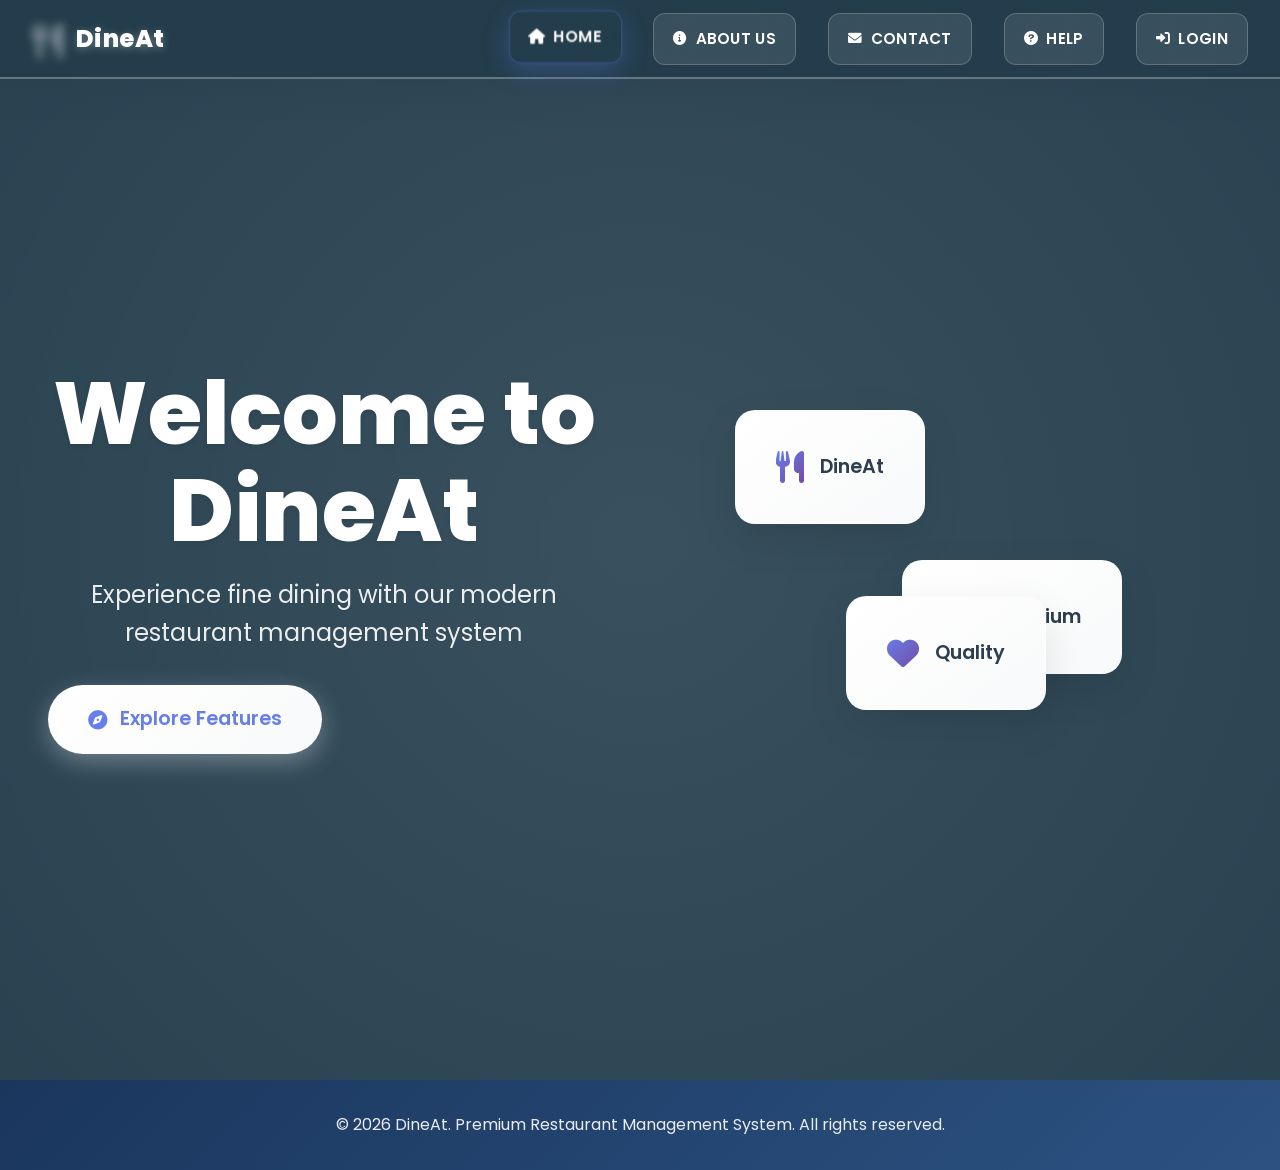
<file: index.html>
<!DOCTYPE html>
<html lang="en">
<head>
    <meta charset="UTF-8">
    <meta name="viewport" content="width=device-width, initial-scale=1.0">
    <title>DineAt - Premium Restaurant Management System</title>
    <link rel="stylesheet" href="styles.css">
    <link href="https://cdnjs.cloudflare.com/ajax/libs/font-awesome/6.0.0/css/all.min.css" rel="stylesheet">
    <link href="https://fonts.googleapis.com/css2?family=Poppins:wght@300;400;500;600;700;800;900&family=Segoe+UI:wght@300;400;500;600;700&display=swap" rel="stylesheet">
</head>
<body>
    <header>
        <nav class="navbar" >
            <div class="nav-container">
                <div class="logo" >
                    <i class="fas fa-utensils"></i>
                    <span>DineAt</span>
                </div> 
                <ul class="nav-menu">
                    <li><a href="index.html" class="nav-link active">Home</a></li>
                    <li><a href="about.html" class="nav-link">About Us</a></li>
                    <li><a href="contact.html" class="nav-link">Contact</a></li>
                    <li><a href="help.html" class="nav-link">Help</a></li>
                    <li><a href="login.html" class="nav-link">Login</a></li>
                </ul> 
                
                <div  class="hamburger">
                    <span class="bar"></span>
                    <span class="bar"></span>
                    <span class="bar"></span>
                </div>
            </div>
        </nav>
    </header>

    <main>
        <section class="hero">
            <div class="hero-content">
                <div class="hero-text">
                    <h1>Welcome to DineAt</span></h1>
                    <p class="hero-subtitle">Experience fine dining with our modern restaurant management system</p>
                    <div class="hero-cta">
                        
                        <a href="#features" class="btn btn-primary">
                            <i class="fas fa-compass"></i>
                            Explore Features
                        </a>
                    </div>
                </div>
                <div class="hero-visual">
                    <div class="floating-cards">
                        <div class="card card-1">
                            <i class="fas fa-utensils"></i>
                            <span>DineAt</span>
                        </div>
                        <div class="card card-2">
                            <i class="fas fa-star"></i>
                            <span>Premium</span>
                        </div>
                        <div class="card card-3">
                            <i class="fas fa-heart"></i>
                            <span>Quality</span>
                        </div>
                    </div>
                </div>
            </div>
        </section>

       
     
    </main>

    <footer>
        <div class="container">
            <p>&copy; 2026 DineAt. Premium Restaurant Management System. All rights reserved.</p>
        </div>
    </footer>

    <script src="script.js"></script>
    
    <style>
        * {
            margin: 0;
            padding: 0;
            box-sizing: border-box;
        }
        
        body {
            font-family: 'Poppins', 'Segoe UI', sans-serif;
            line-height: 1.6;   
            color: black;
            overflow-x: hidden;
            
            background-size: cover;
            background-position: center;
            background-repeat: no-repeat;
            background-attachment: fixed;
        }
        
        /* Hero Section */
        .hero {
            min-height: 120vh;
           
            background-size: cover;
            display: flex;
         
            position: relative;
            overflow: hidden;
        }
        
        .hero::before {
            content: '';
            position: absolute;
            top: 0;
            left: 0;
            right: 0;
            bottom: 0;
            background: #233D4C;
            pointer-events: none;
        }
        
        .hero-content {
            max-width: 1400px;
            margin: 0 auto;
            padding: 0 3rem;
            display: grid;
            grid-template-columns: 1fr 1fr;
            gap: 5rem;
            align-items: center;
            position: relative;
            z-index: 1;
            animation: none;
        }
        
        .hero-text h1 {
            font-size: 4rem;
            font-weight: 800;
            color: white;
            text-shadow: 0 2px 4px rgba(0, 0, 0, 0.1);
            margin-bottom: 1rem;
            line-height: 1.1;
        }
        
        .hero-text p {
            font-size: 1.3rem;
            color: white;
            text-shadow: 0 1px 2px rgba(0, 0, 0, 0.1);
            margin-bottom: 2rem;
            opacity: 0.9;
        }
        
        .hero-cta {
            display: flex;
            gap: 1.5rem;
            animation: slideInUp 1.4s ease-out;
        }
        
        .btn {
            padding: 1.2rem 2.5rem;
            border-radius: 50px;
            text-decoration: none;
            font-weight: 600;
            font-size: 1.1rem;
            transition: all 0.3s cubic-bezier(0.25, 0.46, 0.45, 0.94);
            display: inline-flex;
            align-items: center;
            gap: 0.8rem;
            position: relative;
            overflow: hidden;
        }
        
        .btn-primary {
            background: linear-gradient(135deg, #ffffff, #f8f9fa);
            color: #667eea;
            box-shadow: 0 8px 25px rgba(255,255,255,0.3);
        }
        
        .btn-primary:hover {
            transform: translateY(-3px) scale(1.05);
            box-shadow: 0 12px 35px rgba(255,255,255,0.4);
        }
        
        .btn-secondary {
            background: rgba(255,255,255,0.1);
            color: white;
            border: 2px solid rgba(255,255,255,0.3);
            -webkit-backdrop-filter: blur(10px);
            backdrop-filter: blur(10px);
        }
        
        .btn-secondary:hover {
            background: rgba(255,255,255,0.2);
            transform: translateY(-3px) scale(1.05);
            border-color: rgba(255,255,255,0.5);
        }
        
        /* Increased text sizes */
        .hero-text h1 {
            font-size: 5.5rem !important;
            color: white !important;
        }
        
        .hero-text p {
            font-size: 1.5rem !important;
            color: white !important;
        }
        
        .btn-primary, .btn-secondary {
            font-size: 1.2rem !important;
            padding: 1.2rem 2.5rem !important;
        }
        
        .card {
            font-size: 1.2rem !important;
            padding: 2.5rem !important;
        }
        
        /* Hero Visual */
        .hero-visual {
            position: relative;
            height: 500px;
            animation: slideInRight 1s ease-out;
        }
        
        .floating-cards {
            position: relative;
            width: 100%;
            height: 100%;
        }
        
        .card {
            position: absolute;
            background: linear-gradient(145deg, #ffffff, #f8f9fa);
            border-radius: 20px;
            padding: 2rem;
            box-shadow: 0 15px 40px rgba(0,0,0,0.1);
            display: flex;
            align-items: center;
            gap: 1rem;
            font-weight: 600;
            color: #2c3e50;
            -webkit-backdrop-filter: blur(10px);
            backdrop-filter: blur(10px);
            border: 1px solid rgba(255,255,255,0.2);
        }
        
        .card i {
            font-size: 2rem;
            background: linear-gradient(135deg, #667eea, #764ba2);
            -webkit-background-clip: text;
            -webkit-text-fill-color: transparent;
            background-clip: text;
        }
        
        .card-1 {
            top: 20%;
            left: 10%;
            animation: float 6s ease-in-out infinite;
        }
        
        .card-2 {
            top: 50%;
            right: 20%;
            animation: float 8s ease-in-out infinite 2s;
        }
        
        .card-3 {
            bottom: 20%;
            left: 30%;
            animation: float 7s ease-in-out infinite 1s;
        }
        
        
        
        @keyframes slideInLeft {
            from { opacity: 0; transform: translateX(-50px); }
            to { opacity: 1; transform: translateX(0); }
        }
        
        @keyframes slideInRight {
            from { opacity: 0; transform: translateX(50px); }
            to { opacity: 1; transform: translateX(0); }
        }
        
        @keyframes slideInUp {
            from { opacity: 0; transform: translateY(30px); }
            to { opacity: 1; transform: translateY(0); }
        }
        
        /* Features Section */
        .features {
            padding: 100px 0;
            background: linear-gradient(135deg, #2c5282 0%, #3182ce 100%);
            position: relative;
        }
        
        .features::before {
            content: '';
            position: absolute;
            top: 0;
            left: 0;
            right: 0;
            bottom: 0;
            background: rgba(255, 255, 255, 0.05);
            pointer-events: none;
        }
        
        .section-header {
            text-align: center;
            margin-bottom: 4rem;
            position: relative;
            z-index: 1;
        }
        
        .section-header h2 {
            font-size: 3rem;
            font-weight: 800;
            color: #ffffff;
            margin-bottom: 1rem;
            text-shadow: 0 3px 6px rgba(0, 0, 0, 0.4), 0 0 20px rgba(255, 255, 255, 0.2);
        }
        
        .section-header p {
            font-size: 1.3rem;
            color: #ffffff;
            font-weight: 400;
            text-shadow: 0 2px 4px rgba(0, 0, 0, 0.3);
        }
        
        .features-grid {
            display: grid;
            grid-template-columns: repeat(auto-fit, minmax(350px, 1fr));
            gap: 2.5rem;
            position: relative;
            z-index: 1;
        }
        
        .feature-card {
            background: rgba(255, 255, 255, 0.95);
            border-radius: 25px;
            padding: 2.5rem;
            box-shadow: 
                0 15px 40px rgba(0,0,0,0.08),
                0 5px 15px rgba(0,0,0,0.05),
                inset 0 1px 0 rgba(255,255,255,0.9);
            transition: all 0.4s cubic-bezier(0.25, 0.46, 0.45, 0.94);
            border: 1px solid rgba(255,255,255,0.2);
            position: relative;
            overflow: hidden;
        }
        
        .feature-card::before {
            content: '';
            position: absolute;
            top: 0;
            left: 0;
            right: 0;
            height: 4px;
            background: #1a365d;
            transform: scaleX(0);
            transition: transform 0.3s ease;
        }
        
        .feature-card:hover::before {
            transform: scaleX(1);
        }
        
        .feature-card:hover {
            transform: translateY(-10px) scale(1.02);
            box-shadow: 
                0 25px 60px rgba(0,0,0,0.12),
                0 10px 30px rgba(0,0,0,0.08),
                inset 0 1px 0 rgba(255,255,255,0.9);
        }
        
        .feature-icon {
            width: 80px;
            height: 80px;
            background: linear-gradient(145deg, #667eea, #764ba2);
            border-radius: 20px;
            display: flex;
            align-items: center;
            justify-content: center;
            margin-bottom: 2rem;
            box-shadow: 0 8px 25px rgba(102, 126, 234, 0.3);
            transition: all 0.3s ease;
        }
        
        .feature-card:hover .feature-icon {
            transform: rotate(10deg) scale(1.1);
            box-shadow: 0 12px 35px rgba(102, 126, 234, 0.4);
        }
        
        .feature-icon i {
            font-size: 3.5rem;
            color: white;
        }
        
        .feature-content h3 {
            font-size: 2.3rem;
            font-weight: 700;
            color: #2c3e50;
            margin-bottom: 1rem;
        }
        
        .feature-content p {
            color: #6c757d;
            margin-bottom: 1.5rem;
            line-height: 1.7;
        }
        
        .feature-list {
            list-style: none;
        }
        
        .feature-list li {
            display: flex;
            align-items: center;
            gap: 0.8rem;
            margin-bottom: 0.8rem;
            color: #495057;
            font-weight: 500;
        }
        
        .feature-list i {
            color: #28a745;
            font-size: 1.1rem;
        }
        
        /* Hamburger Menu Styles */
        .hamburger {
            display: none;
            cursor: pointer;
            background: none;
            border: none;
            padding: 0.5rem;
            z-index: 1001;
        }
        
        .bar {
            display: block;
            width: 25px;
            height: 3px;
            margin: 5px auto;
            background-color: white;
            border-radius: 2px;
            transition: all 0.3s ease-in-out;
        }
        
        .hamburger.active .bar:nth-child(1) {
            transform: translateY(8px) rotate(45deg);
        }
        
        .hamburger.active .bar:nth-child(2) {
            opacity: 0;
        }
        
        .hamburger.active .bar:nth-child(3) {
            transform: translateY(-8px) rotate(-45deg);
        }
        
        .navbar {
            background-color: #233D4C;
        }
        
        /* Mobile Menu */
        .nav-menu {
            display: flex;
            list-style: none;
            gap: 2rem;
            align-items: center;
            margin: 0;
            padding: 0;
        }
        
        /* Mobile Responsive */
        @media (max-width: 768px) {
            .hamburger {
                display: block;
            }
            
            .nav-menu {
                position: fixed;
                left: -100%;
                top: 70px;
                flex-direction: column;
                background-color: #233d4c;
                width: 100%;
                text-align: center;
                transition: 0.3s;
                box-shadow: 0 10px 27px rgba(0, 0, 0, 0.05);
                padding: 2rem 0;
                gap: 0;
            }
            
            .nav-menu.active {
                left: 0;
            }
            
            .nav-menu li {
                margin: 1rem 0;
            }
            
            .nav-link {
                color: white !important;
                font-size: 1.1rem;
            }
        }
        
        /* Footer */
        footer {
            background: linear-gradient(135deg, #1a365d 0%, #2c5282 100%);
            color: white;
            padding: 2rem 0;
            text-align: center;
            position: relative;
            overflow: hidden;
        }
        
        /* Responsive */
        @media (max-width: 768px) {
            .hero-content {
                grid-template-columns: 1fr;
                gap: 2rem;
                text-align: center;
            }
            
            .hero-text h1 {
                font-size: 2.5rem;
            }
            
            .hero-subtitle {
                font-size: 1.1rem;
            }
            
            .hero-cta {
                justify-content: center;
                flex-direction: column;
                align-items: center;
            }
            
            .hero-visual {
                height: 300px;
            }
            
            .card {
                padding: 1.5rem;
                font-size: 0.9rem;
            }
            
            .section-header h2 {
                font-size: 2rem;
            }
            
            .features-grid {
                grid-template-columns: 1fr;
                gap: 2rem;
            }
            
            .feature-card {
                padding: 2rem;
            }
        }
        
        /* Menu Section */
        .menu-section {
            padding: 100px 0;
            background: rgba(255, 255, 255, 0.95);
            position: relative;
        }
        
        .menu-grid {
            display: grid;
            grid-template-columns: repeat(auto-fit, minmax(300px, 1fr));
            gap: 2rem;
            margin-top: 3rem;
        }
        
        .menu-item {
            background: white;
            border-radius: 20px;
            overflow: hidden;
            box-shadow: 0 10px 30px rgba(0, 0, 0, 0.1);
            transition: all 0.3s ease;
            position: relative;
        }
        
        .menu-item:hover {
            transform: translateY(-10px);
            box-shadow: 0 20px 40px rgba(0, 0, 0, 0.15);
        }
        
        .menu-item-image {
            width: 100%;
            height: 200px;
            overflow: hidden;
        }
        
        .menu-item-image img {
            width: 100%;
            height: 100%;
            object-fit: cover;
            transition: transform 0.3s ease;
        }
        
        .menu-item:hover .menu-item-image img {
            transform: scale(1.1);
        }
        
        .menu-item-content {
            padding: 1.8rem !important;
        }
        
        .menu-item-content h3 {
            font-size: 1.8rem !important;
            color: black !important;
        }
        
        .menu-item-content p {
            color: black !important;
            font-size: 1.1rem !important;
        }
        
        .menu-item-footer {
            display: flex;
            justify-content: space-between;
            align-items: center;
        }
        
        .price {
            font-size: 1.5rem !important;
            color: black !important;
        }
        
        .btn-add {
            background: linear-gradient(135deg, #27ae60, #2ecc71);
            color: black !important;
            border: none;
            padding: 1rem 2rem !important;
            border-radius: 25px;
            font-weight: 600;
            cursor: pointer;
            transition: all 0.3s ease;
            font-size: 1.1rem !important;
        }
        
        .btn-add:hover {
            transform: translateY(-2px);
            box-shadow: 0 5px 15px rgba(39, 174, 96, 0.3);
        }
    </style>
    
    <script>
        // Enhanced Navbar Scroll Effect
        window.addEventListener('scroll', function() {
            const navbar = document.querySelector('.navbar');
            if (window.scrollY > 50) {
                navbar.classList.add('scrolled');
            } else {
                navbar.classList.remove('scrolled');
            }
        });
        
        // Mobile Menu Toggle
        const hamburger = document.querySelector('.hamburger');
        const navMenu = document.querySelector('.nav-menu');
        
        hamburger.addEventListener('click', function() {
            hamburger.classList.toggle('active');
            navMenu.classList.toggle('active');
        });
        
        // Close mobile menu when clicking on a link
        document.querySelectorAll('.nav-link').forEach(link => {
            link.addEventListener('click', function() {
                hamburger.classList.remove('active');
                navMenu.classList.remove('active');
            });
        });
        
        // Add icons to navigation links
        document.addEventListener('DOMContentLoaded', function() {
            const navLinks = document.querySelectorAll('.nav-link');
            const navIcons = {
                'index.html': 'fas fa-home',
                'about.html': 'fas fa-info-circle',
                'contact.html': 'fas fa-envelope',
                'help.html': 'fas fa-question-circle',
                'login.html': 'fas fa-sign-in-alt'
            };
            
            navLinks.forEach(link => {
                const href = link.getAttribute('href');
                if (navIcons[href] && !link.querySelector('i')) {
                    const icon = document.createElement('i');
                    icon.className = navIcons[href];
                    link.insertBefore(icon, link.firstChild);
                }
            });
        });
        
        // Hamburger Menu Functionality
        document.addEventListener('DOMContentLoaded', function() {
            const hamburger = document.querySelector('.hamburger');
            const navMenu = document.querySelector('.nav-menu');
            
            if (hamburger && navMenu) {
                hamburger.addEventListener('click', function() {
                    hamburger.classList.toggle('active');
                    navMenu.classList.toggle('active');
                });
                
                // Close mobile menu when clicking on a link
                document.querySelectorAll('.nav-link').forEach(link => {
                    link.addEventListener('click', function() {
                        hamburger.classList.remove('active');
                        navMenu.classList.remove('active');
                    });
                });
                
                // Close mobile menu when clicking outside
                document.addEventListener('click', function(event) {
                    if (!hamburger.contains(event.target) && !navMenu.contains(event.target)) {
                        hamburger.classList.remove('active');
                        navMenu.classList.remove('active');
                    }
                });
            }
        });
    </script>
</body>
</html>
</file>
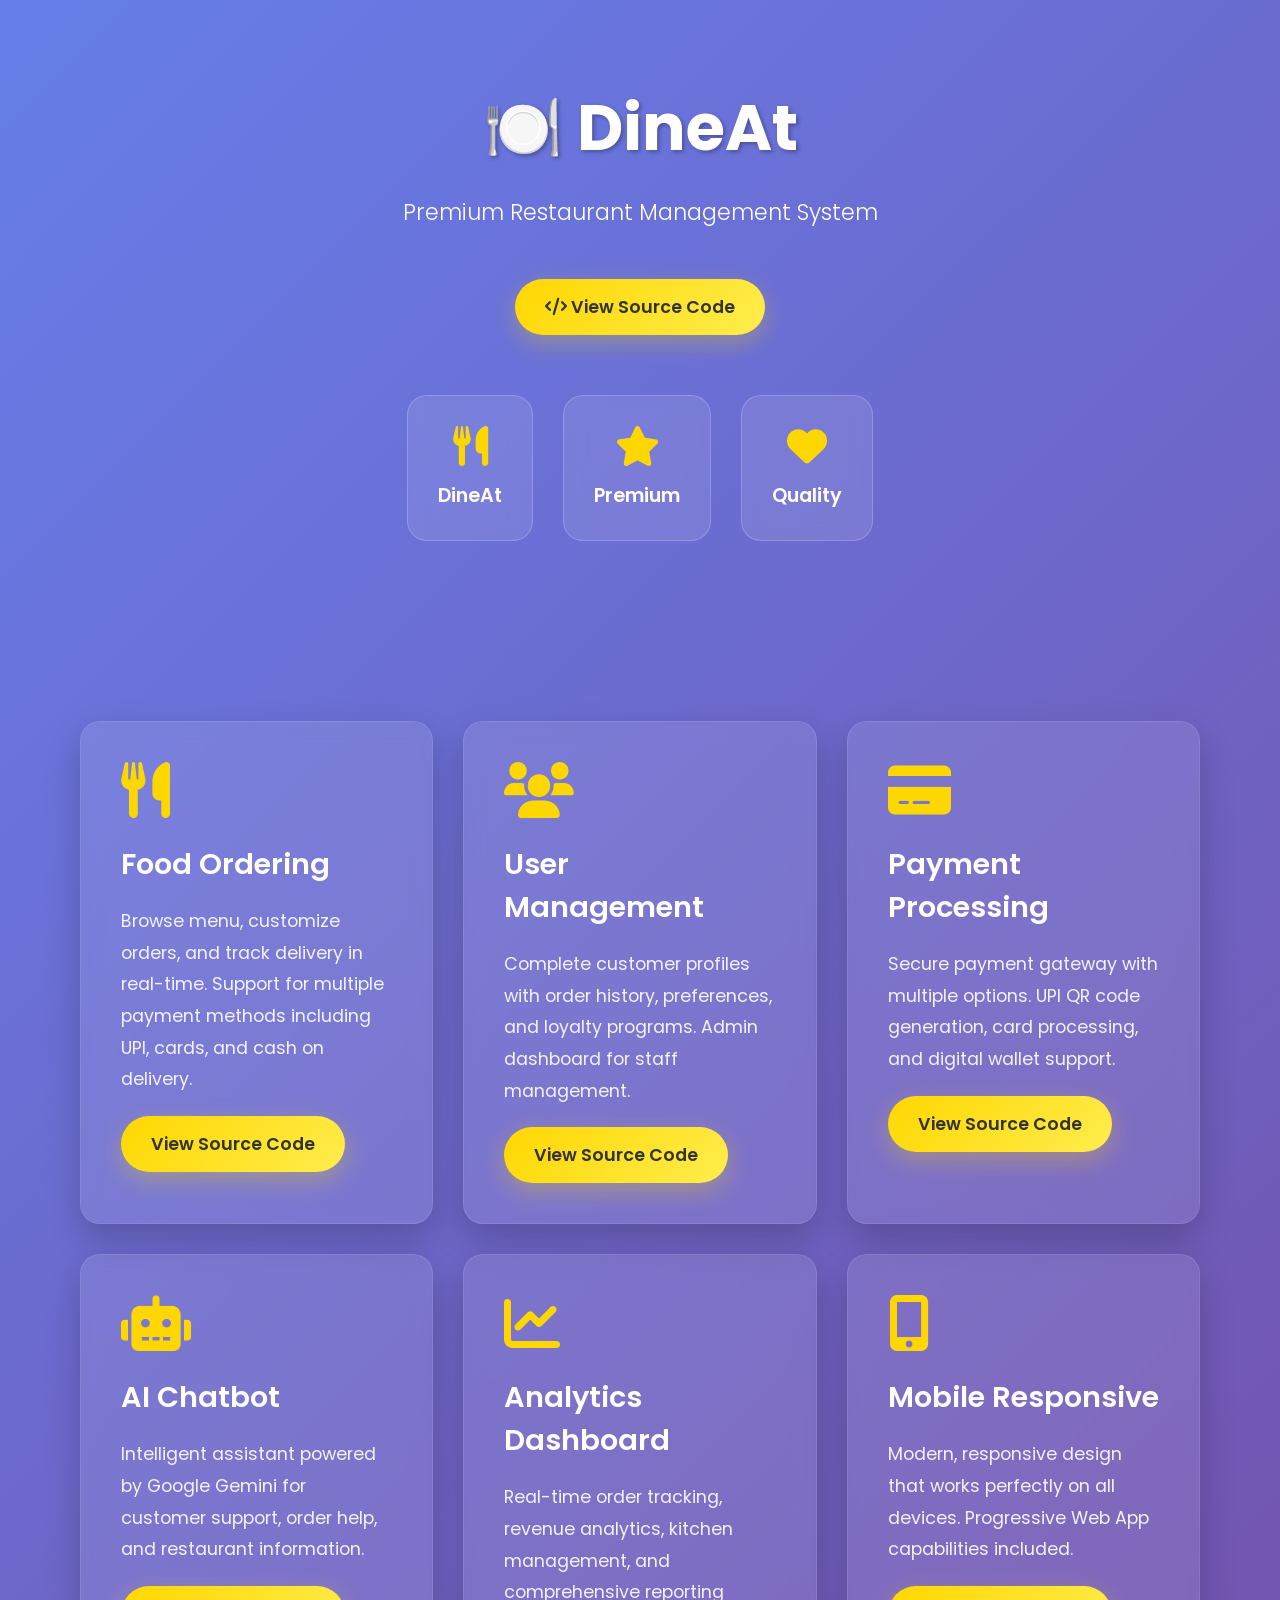
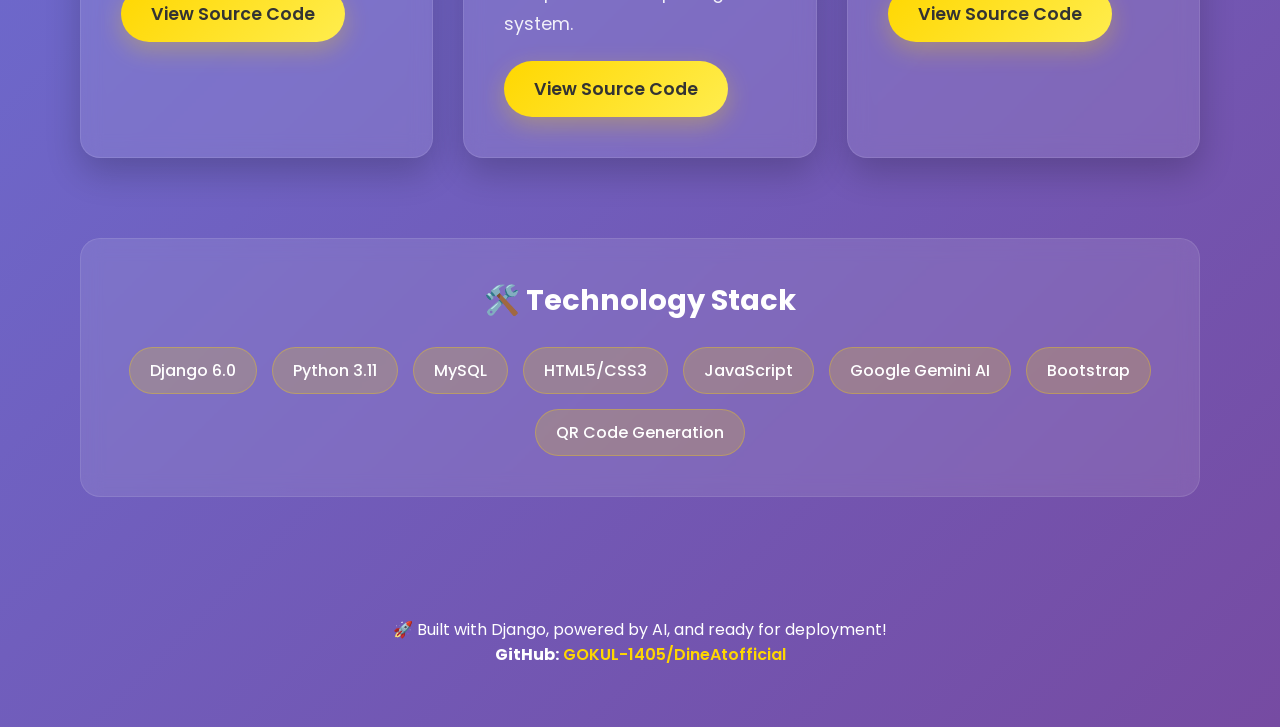
<file: pro/backend/docs/index.html>
<!DOCTYPE html>
<html lang="en">
<head>
    <meta charset="UTF-8">
    <meta name="viewport" content="width=device-width, initial-scale=1.0">
    <title>DineAt - Premium Restaurant Management System</title>
    <link rel="stylesheet" href="https://cdnjs.cloudflare.com/ajax/libs/font-awesome/6.0.0/css/all.min.css">
    <link href="https://fonts.googleapis.com/css2?family=Poppins:wght@300;400;500;600;700&display=swap" rel="stylesheet">
    <style>
        * { margin: 0; padding: 0; box-sizing: border-box; }
        body { 
            font-family: 'Poppins', 'Segoe UI', Tahoma, Geneva, Verdana, sans-serif; 
            background: linear-gradient(135deg, #667eea 0%, #764ba2 100%); 
            min-height: 100vh; 
            color: #ffffff !important;
            overflow-x: hidden;
        }
        
        .container { max-width: 1200px; margin: 0 auto; padding: 20px; }
        
        .hero-section {
            text-align: center;
            padding: 80px 20px;
            position: relative;
        }
        
        .hero-text h1 { 
            font-size: 4rem; 
            margin-bottom: 20px; 
            text-shadow: 2px 2px 4px rgba(0,0,0,0.3);
            font-weight: 700;
            animation: fadeInUp 1s ease;
        }
        
        .hero-text p { 
            font-size: 1.4rem; 
            opacity: 0.9; 
            margin-bottom: 30px;
            font-weight: 300;
            animation: fadeInUp 1s ease 0.2s;
            animation-fill-mode: both;
        }
        
        .hero-visual {
            margin-top: 60px;
            position: relative;
        }
        
        .floating-cards {
            display: flex;
            justify-content: center;
            gap: 30px;
            flex-wrap: wrap;
        }
        
        .card {
            background: rgba(255,255,255,0.1);
            backdrop-filter: blur(10px);
            border-radius: 20px;
            padding: 30px;
            text-align: center;
            border: 1px solid rgba(255,255,255,0.2);
            transition: all 0.3s ease;
            animation: float 3s ease-in-out infinite;
        }
        
        .card-1 { animation-delay: 0s; }
        .card-2 { animation-delay: 1s; }
        .card-3 { animation-delay: 2s; }
        
        .card:hover {
            transform: translateY(-10px);
            background: rgba(255,255,255,0.2);
        }
        
        .card i {
            font-size: 2.5rem;
            color: #ffd700;
            margin-bottom: 15px;
        }
        
        .card span {
            display: block;
            font-size: 1.2rem;
            font-weight: 600;
        }
        
        .features { 
            display: grid; 
            grid-template-columns: repeat(auto-fit, minmax(350px, 1fr)); 
            gap: 30px; 
            margin: 80px 0;
            padding: 0 20px;
        }
        
        .feature { 
            background: rgba(255,255,255,0.1); 
            border-radius: 20px; 
            padding: 40px; 
            box-shadow: 0 15px 35px rgba(0,0,0,0.2); 
            transition: all 0.3s ease;
            backdrop-filter: blur(10px);
            border: 1px solid rgba(255,255,255,0.1);
        }
        
        .feature:hover { 
            transform: translateY(-15px); 
            box-shadow: 0 20px 40px rgba(0,0,0,0.3);
        }
        
        .feature i { 
            font-size: 3.5rem; 
            color: #ffd700; 
            margin-bottom: 25px; 
        }
        
        .feature h3 { 
            font-size: 1.8rem; 
            margin-bottom: 20px; 
            color: #ffffff;
            font-weight: 600;
        }
        
        .feature p { 
            color: rgba(255,255,255,0.9); 
            line-height: 1.8; 
            font-size: 1.1rem;
        }
        
        .btn-primary {
            background: linear-gradient(135deg, #ffd700, #ffed4e);
            color: #333;
            padding: 15px 30px;
            border: none;
            border-radius: 30px;
            font-size: 1.1rem;
            font-weight: 600;
            cursor: pointer;
            text-decoration: none;
            display: inline-block;
            margin-top: 20px;
            transition: all 0.3s ease;
            box-shadow: 0 8px 25px rgba(255,215,0,0.3);
        }
        
        .btn-primary:hover {
            transform: translateY(-3px);
            box-shadow: 0 12px 35px rgba(255,215,0,0.4);
            background: linear-gradient(135deg, #ffed4e, #ffd700);
        }
        
        .tech-stack { 
            background: rgba(255,255,255,0.1); 
            border-radius: 20px; 
            padding: 40px; 
            margin: 60px 20px;
            backdrop-filter: blur(10px);
            border: 1px solid rgba(255,255,255,0.1);
        }
        
        .tech-stack h4 { 
            color: #ffffff; 
            margin-bottom: 25px; 
            font-size: 1.8rem;
            text-align: center;
        }
        
        .tech-tags { 
            display: flex; 
            flex-wrap: wrap; 
            gap: 15px; 
            justify-content: center;
        }
        
        .tech-tag { 
            background: rgba(255,215,0,0.2); 
            color: #ffffff; 
            padding: 10px 20px; 
            border-radius: 25px; 
            font-size: 1rem;
            font-weight: 500;
            border: 1px solid rgba(255,215,0,0.3);
        }
        
        .footer { 
            text-align: center; 
            color: #ffffff; 
            margin-top: 80px;
            padding: 40px 20px;
        }
        
        .footer a {
            color: #ffd700;
            text-decoration: none;
            font-weight: 600;
        }
        
        .footer a:hover {
            text-decoration: underline;
        }
        
        @keyframes fadeInUp {
            from {
                opacity: 0;
                transform: translateY(30px);
            }
            to {
                opacity: 1;
                transform: translateY(0);
            }
        }
        
        @keyframes float {
            0%, 100% { transform: translateY(0px); }
            50% { transform: translateY(-20px); }
        }
        
        @media (max-width: 768px) {
            .hero-text h1 { font-size: 2.5rem; }
            .hero-text p { font-size: 1.2rem; }
            .floating-cards { flex-direction: column; align-items: center; }
            .features { grid-template-columns: 1fr; padding: 0 10px; }
            .feature { padding: 30px 20px; }
        }
    </style>
</head>
<body>
    <section class="hero-section">
        <div class="hero-text">
            <h1>🍽️ DineAt</h1>
            <p>Premium Restaurant Management System</p>
            <a href="https://github.com/GOKUL-1405/DineAtofficial" class="btn-primary">
                <i class="fas fa-code"></i>
                View Source Code
            </a>
        </div>
        <div class="hero-visual">
            <div class="floating-cards">
                <div class="card card-1">
                    <i class="fas fa-utensils"></i>
                    <span>DineAt</span>
                </div>
                <div class="card card-2">
                    <i class="fas fa-star"></i>
                    <span>Premium</span>
                </div>
                <div class="card card-3">
                    <i class="fas fa-heart"></i>
                    <span>Quality</span>
                </div>
            </div>
        </div>
    </section>

    <div class="container">
        <div class="features">
            <div class="feature">
                <i class="fas fa-utensils"></i>
                <h3>Food Ordering</h3>
                <p>Browse menu, customize orders, and track delivery in real-time. Support for multiple payment methods including UPI, cards, and cash on delivery.</p>
                <a href="https://github.com/GOKUL-1405/DineAtofficial" class="btn-primary">View Source Code</a>
            </div>

            <div class="feature">
                <i class="fas fa-users"></i>
                <h3>User Management</h3>
                <p>Complete customer profiles with order history, preferences, and loyalty programs. Admin dashboard for staff management.</p>
                <a href="https://github.com/GOKUL-1405/DineAtofficial" class="btn-primary">View Source Code</a>
            </div>

            <div class="feature">
                <i class="fas fa-credit-card"></i>
                <h3>Payment Processing</h3>
                <p>Secure payment gateway with multiple options. UPI QR code generation, card processing, and digital wallet support.</p>
                <a href="https://github.com/GOKUL-1405/DineAtofficial" class="btn-primary">View Source Code</a>
            </div>

            <div class="feature">
                <i class="fas fa-robot"></i>
                <h3>AI Chatbot</h3>
                <p>Intelligent assistant powered by Google Gemini for customer support, order help, and restaurant information.</p>
                <a href="https://github.com/GOKUL-1405/DineAtofficial" class="btn-primary">View Source Code</a>
            </div>

            <div class="feature">
                <i class="fas fa-chart-line"></i>
                <h3>Analytics Dashboard</h3>
                <p>Real-time order tracking, revenue analytics, kitchen management, and comprehensive reporting system.</p>
                <a href="https://github.com/GOKUL-1405/DineAtofficial" class="btn-primary">View Source Code</a>
            </div>

            <div class="feature">
                <i class="fas fa-mobile-alt"></i>
                <h3>Mobile Responsive</h3>
                <p>Modern, responsive design that works perfectly on all devices. Progressive Web App capabilities included.</p>
                <a href="https://github.com/GOKUL-1405/DineAtofficial" class="btn-primary">View Source Code</a>
            </div>
        </div>

        <div class="tech-stack">
            <h4>🛠️ Technology Stack</h4>
            <div class="tech-tags">
                <span class="tech-tag">Django 6.0</span>
                <span class="tech-tag">Python 3.11</span>
                <span class="tech-tag">MySQL</span>
                <span class="tech-tag">HTML5/CSS3</span>
                <span class="tech-tag">JavaScript</span>
                <span class="tech-tag">Google Gemini AI</span>
                <span class="tech-tag">Bootstrap</span>
                <span class="tech-tag">QR Code Generation</span>
            </div>
        </div>

        <div class="footer">
            <p>🚀 Built with Django, powered by AI, and ready for deployment!</p>
            <p><strong>GitHub:</strong> <a href="https://github.com/GOKUL-1405/DineAtofficial">GOKUL-1405/DineAtofficial</a></p>
        </div>
    </div>
</body>
</html>
</file>
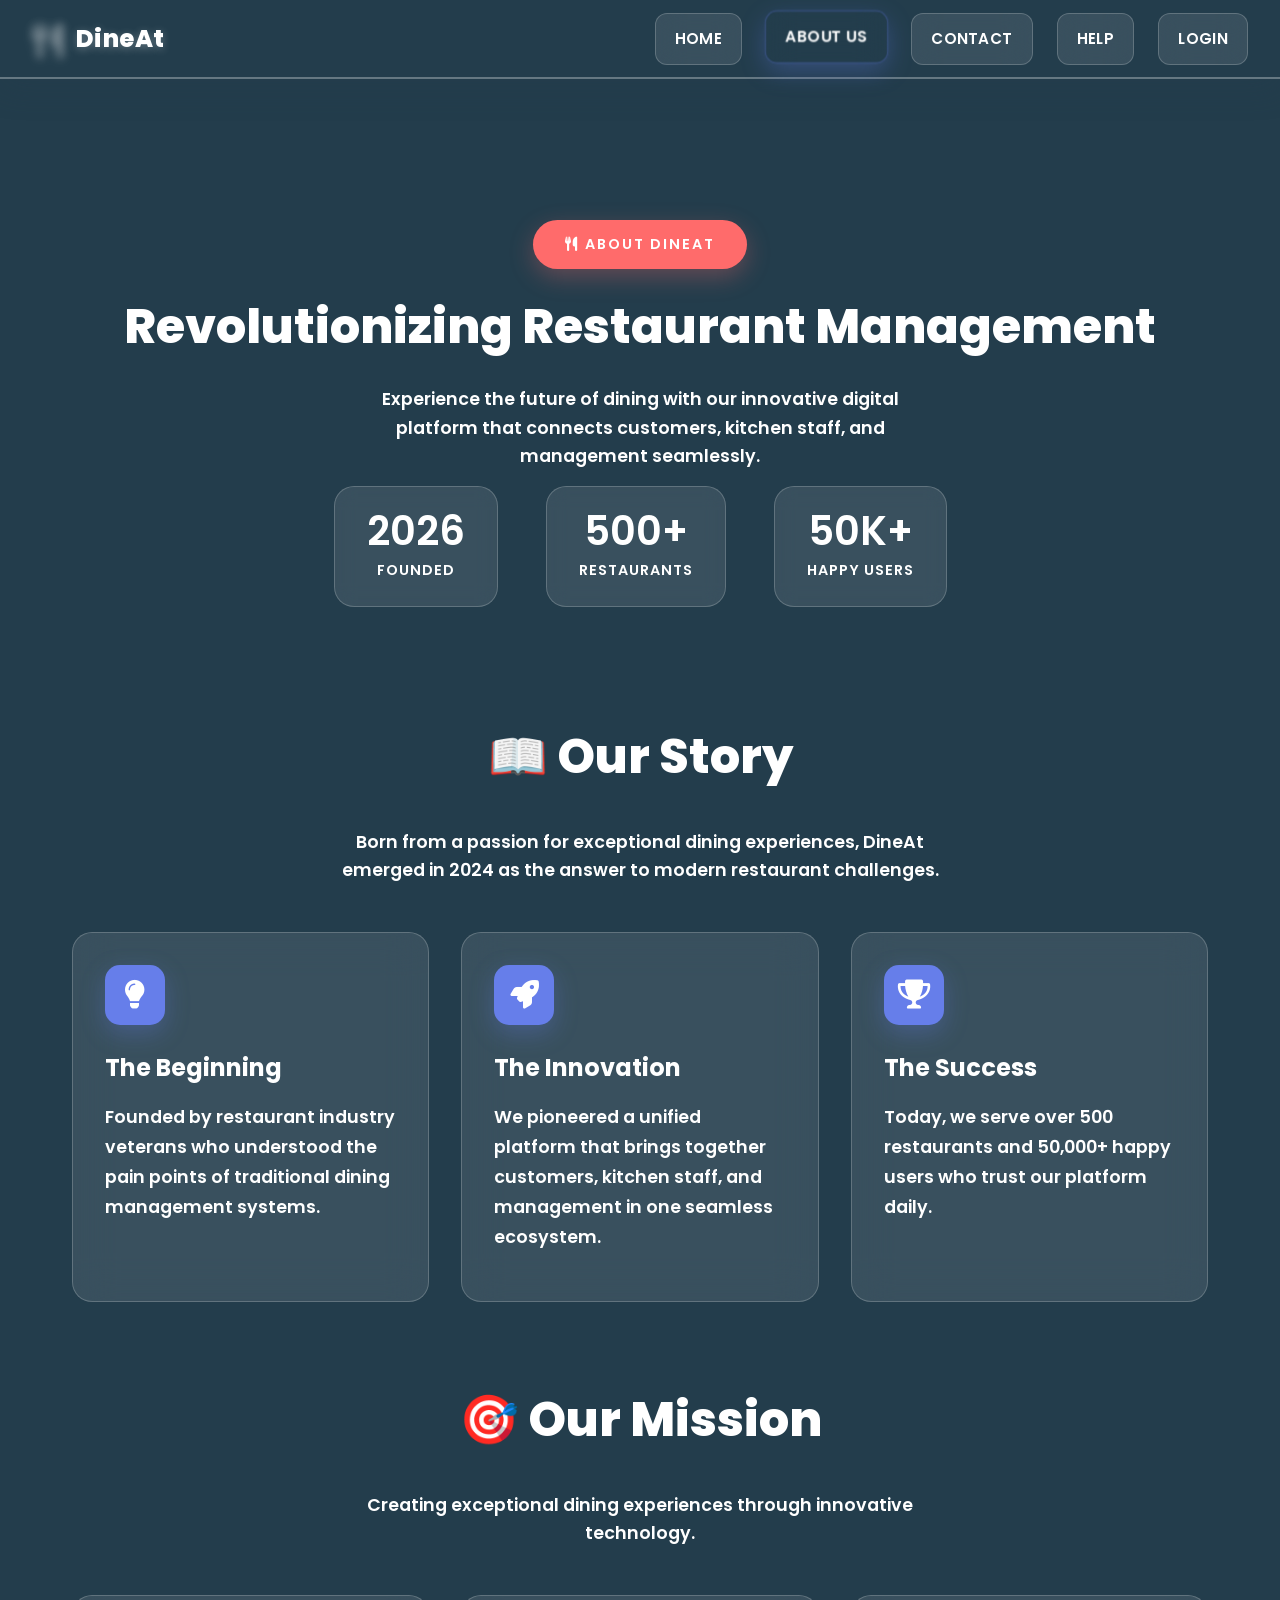
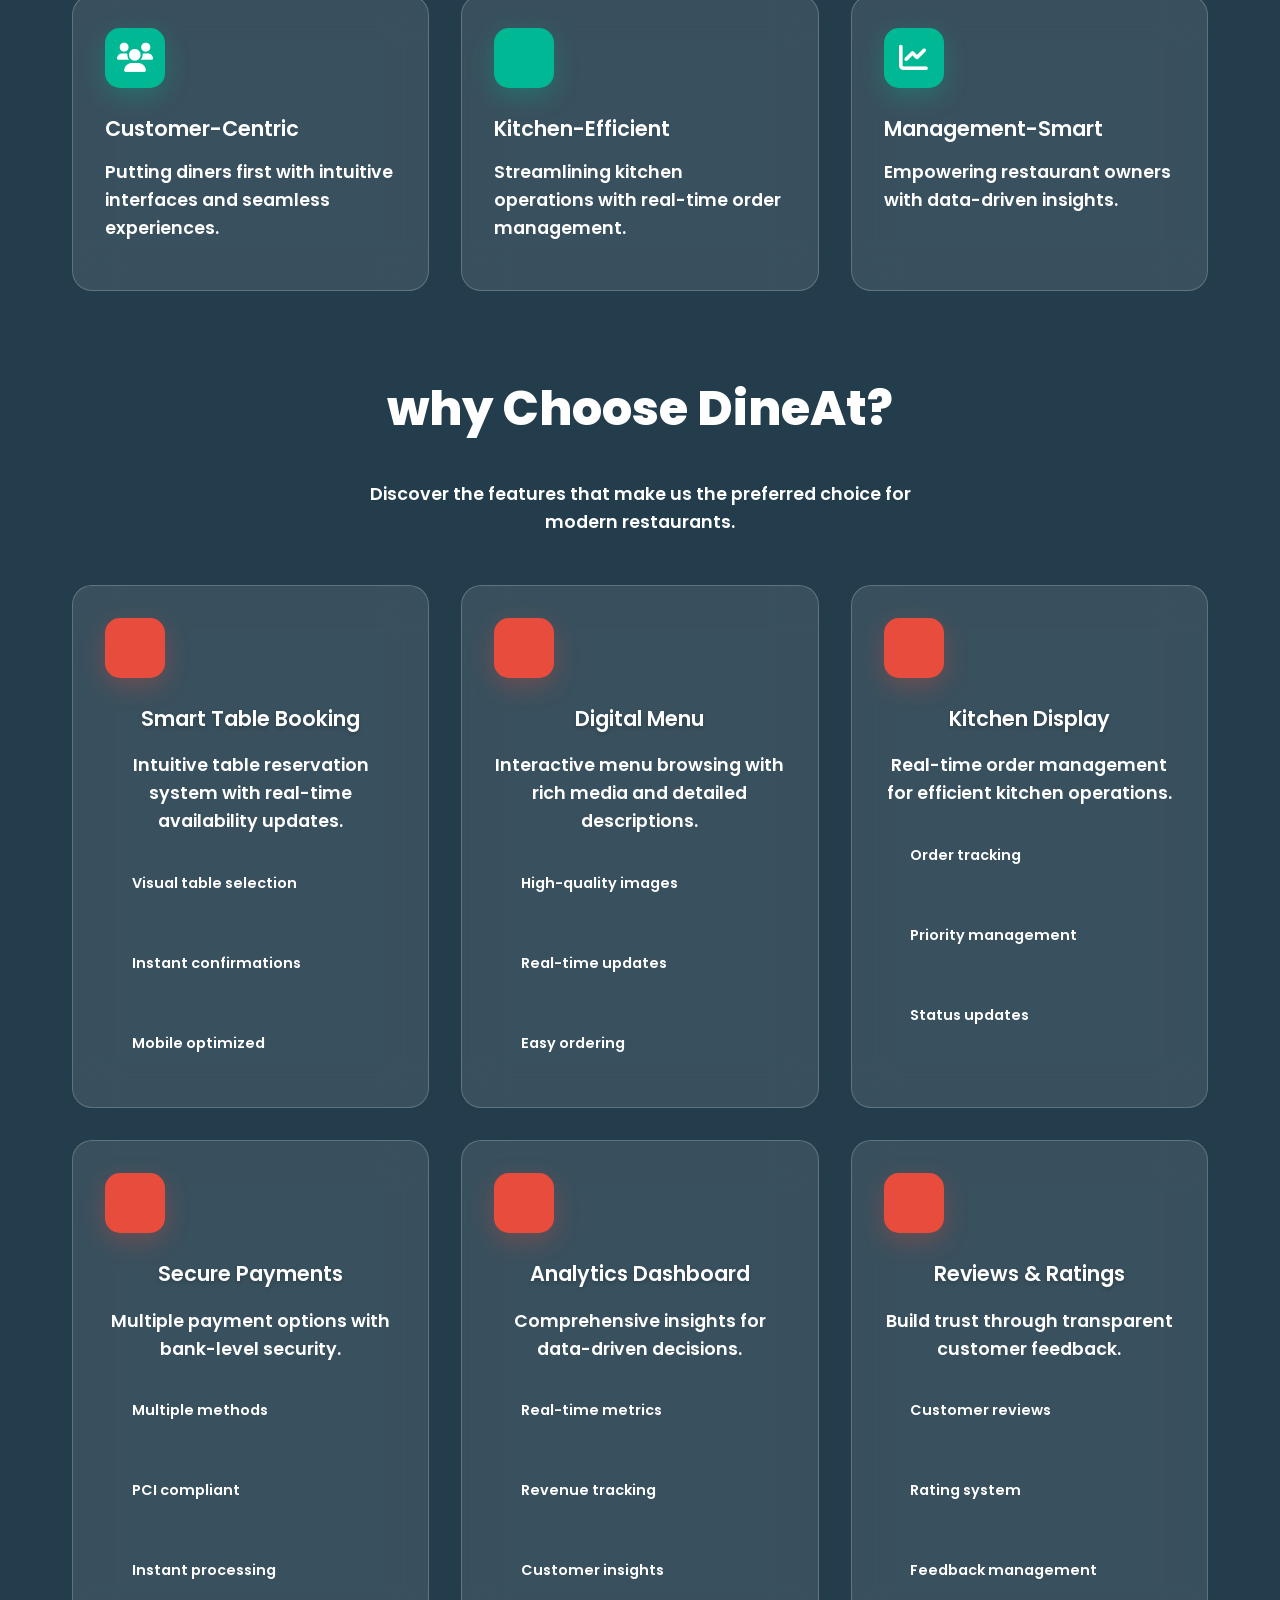
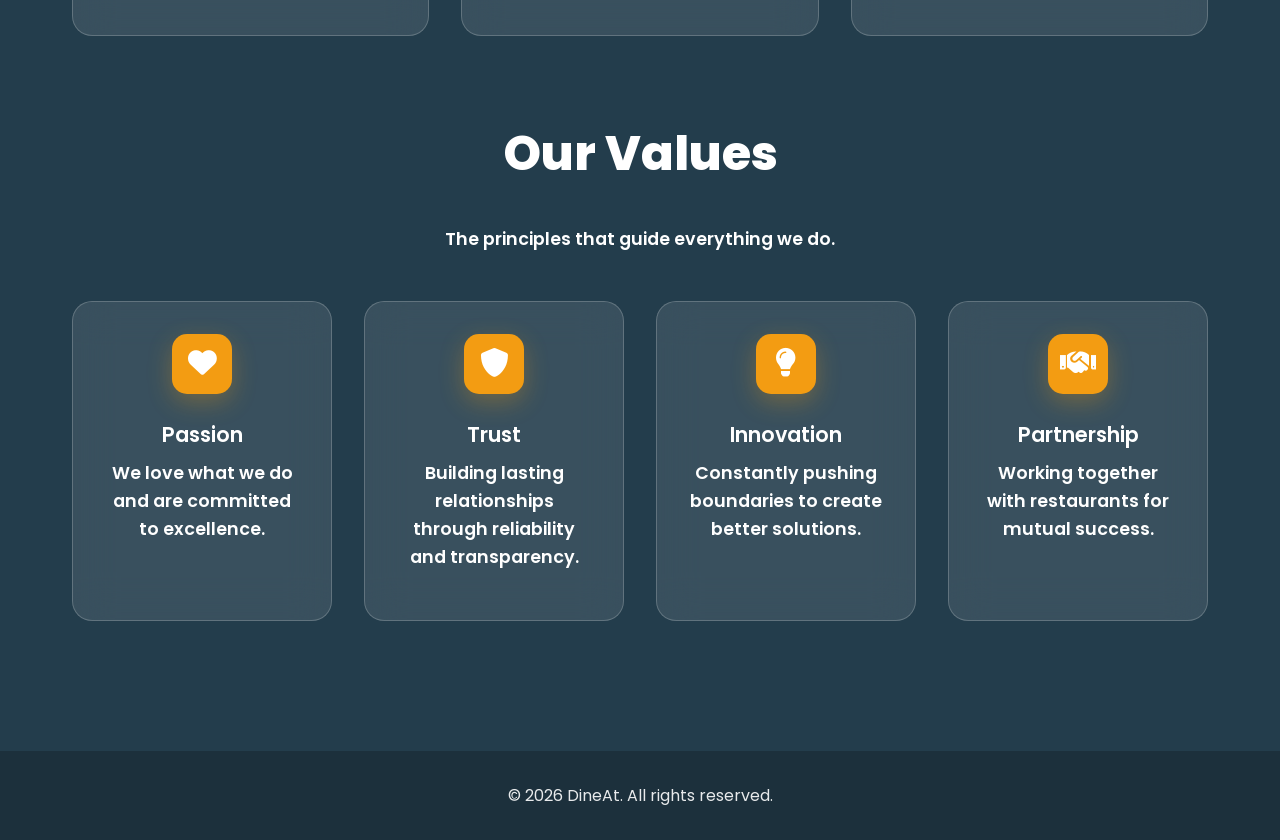
<file: about.html>
<!DOCTYPE html>
<html lang="en">
<head>
    <meta charset="UTF-8">
    <meta name="viewport" content="width=device-width, initial-scale=1.0">
    <title>About Us - DineAt</title>
    <link rel="stylesheet" href="styles.css">
    <link href="https://cdnjs.cloudflare.com/ajax/libs/font-awesome/6.0.0/css/all.min.css" rel="stylesheet">
    <link href="https://fonts.googleapis.com/css2?family=Poppins:wght@300;400;500;600;700;800;900&family=Inter:wght@300;400;500;600;700;800;900&display=swap" rel="stylesheet">
</head>
<body>
    <header>
        <nav class="navbar">
            <div class="nav-container">
                <div class="logo">
                    <i class="fas fa-utensils"></i>
                    <span>DineAt</span>
                </div>
                <ul class="nav-menu">
                    <li><a href="index.html" class="nav-link">Home</a></li>
                    <li><a href="about.html" class="nav-link active">About Us</a></li>
                    <li><a href="contact.html" class="nav-link">Contact</a></li>
                    <li><a href="help.html" class="nav-link">Help</a></li>
                    <li><a href="login.html" class="nav-link">Login</a></li>
                </ul>
           
                <div class="hamburger">
                    <span class="bar"></span>
                    <span class="bar"></span>
                    <span class="bar"></span>
                </div>
            </div>
        </nav>
    </header>

    <main>
        <section class="about-section">
            <div class="about-hero">
                <div class="hero-content">
                    <div class="hero-text">
                        <div class="hero-badge">
                            <i class="fas fa-utensils"></i>
                            <span>ABOUT DINEAT</span>
                        </div>
                        <h1 class="main-title">Revolutionizing Restaurant Management</h1>
                        <p class="hero-subtitle">Experience the future of dining with our innovative digital platform that connects customers, kitchen staff, and management seamlessly.</p>
                        <div class="hero-stats">
                            <div class="stat-item">
                                <div class="stat-number">2026</div>
                                <div class="stat-label">Founded</div>
                            </div>
                            <div class="stat-item">
                                <div class="stat-number">500+</div>
                                <div class="stat-label">Restaurants</div>
                            </div>
                            <div class="stat-item">
                                <div class="stat-number">50K+</div>
                                <div class="stat-label">Happy Users</div>
                            </div>
                        </div>
                    </div>
                </div>
            </div>
            
            <div class="container"> 
                <div class="story-section">
                    <div class="section-header">
                        <h1>📖 Our Story</h1>
                        <p>Born from a passion for exceptional dining experiences, DineAt emerged in 2024 as the answer to modern restaurant challenges.</p>
                    </div>
                    
                    <div class="story-content">
                        <div class="story-card">
                            <div class="story-icon">
                                <i class="fas fa-lightbulb"></i>
                            </div>
                            <div class="story-text">
                                <h3>The Beginning</h3>
                                <p>Founded by restaurant industry veterans who understood the pain points of traditional dining management systems.</p>
                            </div>
                        </div>
                        
                        <div class="story-card">
                            <div class="story-icon">
                                <i class="fas fa-rocket"></i>
                            </div>
                            <div class="story-text">
                                <h3>The Innovation</h3>
                                <p>We pioneered a unified platform that brings together customers, kitchen staff, and management in one seamless ecosystem.</p>
                            </div>
                        </div>
                        
                        <div class="story-card">
                            <div class="story-icon">
                                <i class="fas fa-trophy"></i>
                            </div>
                            <div class="story-text">
                                <h3>The Success</h3>
                                <p>Today, we serve over 500 restaurants and 50,000+ happy users who trust our platform daily.</p>
                            </div>
                        </div>
                    </div>
                </div>
                
                <div class="mission-section">
                    <div class="section-header">
                        <h1>🎯 Our Mission</h1>
                        <p>Creating exceptional dining experiences through innovative technology.</p>
                    </div>
                    
                    <div class="mission-grid">
                        <div class="mission-card">
                            <div class="mission-icon">
                                <i class="fas fa-users"></i>
                            </div>
                            <div class="mission-content">
                                <h3>Customer-Centric</h3>
                                <p>Putting diners first with intuitive interfaces and seamless experiences.</p>
                            </div>
                        </div>
                        
                        <div class="mission-card">
                            <div class="mission-icon">
                                <i class="fas fa-chef-hat"></i>
                            </div>
                            <div class="mission-content">
                                <h3>Kitchen-Efficient</h3>
                                <p>Streamlining kitchen operations with real-time order management.</p>
                            </div>
                        </div>
                        
                        <div class="mission-card">
                            <div class="mission-icon">
                                <i class="fas fa-chart-line"></i>
                            </div>
                            <div class="mission-content">
                                <h3>Management-Smart</h3>
                                <p>Empowering restaurant owners with data-driven insights.</p>
                            </div>
                        </div>
                    </div>
                </div>
                
                <div class="features-section">
                    <div class="section-header">
                        <h1>why Choose DineAt?</h1>
                        <p>Discover the features that make us the preferred choice for modern restaurants.</p>
                    </div>
                    
                    <div class="features-grid">
                        <div class="feature-card">
                            <div class="feature-icon">
                                <i class="fas fa-table"></i>
                            </div>
                            <div class="feature-content">
                                <h3>Smart Table Booking</h3>
                                <p>Intuitive table reservation system with real-time availability updates.</p>
                                <ul class="feature-list">
                                    <li><i class="fas fa-check"></i> Visual table selection</li>
                                    <li><i class="fas fa-check"></i> Instant confirmations</li>
                                    <li><i class="fas fa-check"></i> Mobile optimized</li>
                                </ul>
                            </div>
                        </div>
                        
                        <div class="feature-card">
                            <div class="feature-icon">
                                <i class="fas fa-utensils"></i>
                            </div>
                            <div class="feature-content">
                                <h3>Digital Menu</h3>
                                <p>Interactive menu browsing with rich media and detailed descriptions.</p>
                                <ul class="feature-list">
                                    <li><i class="fas fa-check"></i> High-quality images</li>
                                    <li><i class="fas fa-check"></i> Real-time updates</li>
                                    <li><i class="fas fa-check"></i> Easy ordering</li>
                                </ul>
                            </div>
                        </div>
                        
                        <div class="feature-card">
                            <div class="feature-icon">
                                <i class="fas fa-kitchen-set"></i>
                            </div>
                            <div class="feature-content">
                                <h3>Kitchen Display</h3>
                                <p>Real-time order management for efficient kitchen operations.</p>
                                <ul class="feature-list">
                                    <li><i class="fas fa-check"></i> Order tracking</li>
                                    <li><i class="fas fa-check"></i> Priority management</li>
                                    <li><i class="fas fa-check"></i> Status updates</li>
                                </ul>
                            </div>
                        </div>
                        
                        <div class="feature-card">
                            <div class="feature-icon">
                                <i class="fas fa-credit-card"></i>
                            </div>
                            <div class="feature-content">
                                <h3>Secure Payments</h3>
                                <p>Multiple payment options with bank-level security.</p>
                                <ul class="feature-list">
                                    <li><i class="fas fa-check"></i> Multiple methods</li>
                                    <li><i class="fas fa-check"></i> PCI compliant</li>
                                    <li><i class="fas fa-check"></i> Instant processing</li>
                                </ul>
                            </div>
                        </div>
                        
                        <div class="feature-card">
                            <div class="feature-icon">
                                <i class="fas fa-chart-bar"></i>
                            </div>
                            <div class="feature-content">
                                <h3>Analytics Dashboard</h3>
                                <p>Comprehensive insights for data-driven decisions.</p>
                                <ul class="feature-list">
                                    <li><i class="fas fa-check"></i> Real-time metrics</li>
                                    <li><i class="fas fa-check"></i> Revenue tracking</li>
                                    <li><i class="fas fa-check"></i> Customer insights</li>
                                </ul>
                            </div>
                        </div>
                        
                        <div class="feature-card">
                            <div class="feature-icon">
                                <i class="fas fa-star"></i>
                            </div>
                            <div class="feature-content">
                                <h3>Reviews & Ratings</h3>
                                <p>Build trust through transparent customer feedback.</p>
                                <ul class="feature-list">
                                    <li><i class="fas fa-check"></i> Customer reviews</li>
                                    <li><i class="fas fa-check"></i> Rating system</li>
                                    <li><i class="fas fa-check"></i> Feedback management</li>
                                </ul>
                            </div>
                        </div>
                    </div>
                </div>
                
                <div class="values-section">
                    <div class="section-header">
                        <h1>Our Values </h1>
                        <p>The principles that guide everything we do.</p>
                    </div>
                    
                    <div class="values-grid">
                        <div class="value-card">
                            <div class="value-icon">
                                <i class="fas fa-heart"></i>
                            </div>
                            <h3>Passion</h3>
                            <p>We love what we do and are committed to excellence.</p>
                        </div>
                        
                        <div class="value-card">
                            <div class="value-icon">
                                <i class="fas fa-shield-alt"></i>
                            </div>
                            <h3>Trust</h3>
                            <p>Building lasting relationships through reliability and transparency.</p>
                        </div>
                        
                        <div class="value-card">
                            <div class="value-icon">
                                <i class="fas fa-lightbulb"></i>
                            </div>
                            <h3>Innovation</h3>
                            <p>Constantly pushing boundaries to create better solutions.</p>
                        </div>
                        
                        <div class="value-card">
                            <div class="value-icon">
                                <i class="fas fa-handshake"></i>
                            </div>
                            <h3>Partnership</h3>
                            <p>Working together with restaurants for mutual success.</p>
                        </div>
                    </div>
                </div>
            </div>
        </section>
    </main>

    <footer>
        <div class="container">
            <p>&copy; 2026 DineAt. All rights reserved.</p>
        </div>
    </footer>

    <script src="script.js"></script>
    
    <style>
        * {
            margin: 0;
            padding: 0;
            box-sizing: border-box;
        }
        
        body {
            font-family: 'Poppins', 'Inter', sans-serif;
            line-height: 1.6;
            color: white;
            background: #233D4C;
            overflow-x: hidden;
        }
        
        /* About Section */
        .about-section {
            padding: 100px 0 50px;
            min-height: 100vh;
            background: #233D4C;
            position: relative;
        }
        
        /* Clean text styling */
        .about-section h1,
        .about-section h2,
        .about-section h3,
        .about-section h4,
        .about-section p,
        .about-section li,
        .about-section span,
        .about-section div {
            color: white !important;
            font-weight: 600;
        }
        
        .about-section h1 {
            font-size: 3rem;
            font-weight: 800;
            color: white !important;
            margin-bottom: 2rem;
        }
        
        .about-section h2 {
            font-size: 2.5rem;
            font-weight: 700;
            color: white !important;
            margin-bottom: 1.5rem;
        }
        
        .about-section h3 {
            font-size: 2rem;
            font-weight: 700;
            color: white !important;
            margin-bottom: 1rem;
        }
        
        .about-section p {
            font-size: 1.1rem;
            font-weight: 600;
            color: white !important;
            margin-bottom: 1rem;
        }
        
        /* Hero Section */
        .about-hero {
            padding: 120px 0 80px;
            text-align: center;
            position: relative;
            z-index: 1;
        }
        
        .hero-content {
            max-width: 1200px;
            margin: 0 auto;
            animation: fadeInUp 1s ease-out;
        }
        
        .hero-badge {
            display: inline-block;
            background: #ff6b6b;
            color: white;
            padding: 0.8rem 2rem;
            border-radius: 50px;
            font-size: 0.9rem;
            font-weight: 700;
            text-transform: uppercase;
            letter-spacing: 2px;
            margin-bottom: 2rem;
            box-shadow: 0 8px 25px rgba(255, 107, 107, 0.3);
            animation: pulse-badge 2s infinite;
        }
        
        
        
        .main-title {
            font-size: 4rem;
            font-weight: 900;
            color: white;
            margin-bottom: 1.5rem;
            line-height: 1.1;
        }
        
        .gradient-text {
            color: white;
        }
        
        .hero-subtitle {
            font-size: 1.3rem;
            color: rgba(255, 255, 255, 0.9);
            margin-bottom: 3rem;
            max-width: 600px;
            margin-left: auto;
            margin-right: auto;
        }
        
        .hero-stats {
            display: flex;
            justify-content: center;
            gap: 3rem;
            margin-bottom: 2rem;
        }
        
        .stat-item {
            background: rgba(255, 255, 255, 0.1);
            backdrop-filter: blur(10px);
            padding: 1.5rem 2rem;
            border-radius: 20px;
            text-align: center;
            border: 1px solid rgba(255, 255, 255, 0.2);
                    }
        
        .stat-item:hover {
            transform: translateY(-5px);
            background: rgba(255, 255, 255, 0.15);
        }
        
        .stat-number {
            font-size: 2.5rem;
            font-weight: 900;
            color: white;
            line-height: 1;
            margin-bottom: 0.5rem;
        }
        
        .stat-label {
            color: rgba(255, 255, 255, 0.8);
            font-size: 0.9rem;
            text-transform: uppercase;
            letter-spacing: 1px;
        }
        
       
        /* Container */
        .container {
            max-width: 1200px;
            margin: 0 auto;
            padding: 0 2rem;
            position: relative;
            z-index: 1;
        }
        
        /* Section Headers */
        .section-header {
            text-align: center;
            margin-bottom: 3rem;
        }
        
        .section-header h2 {
            font-size: 2.5rem;
            font-weight: 800;
            color: white;
            margin-bottom: 1rem;
         
        }
        
        .section-header p {
            color:white;
            font-size: 1.1rem;
            max-width: 600px;
            margin: 0 auto;
        }
        
        /* Story Section */
        .story-section {
            margin-bottom: 5rem;
        }
        
        .story-content {
            display: grid;
            grid-template-columns: repeat(auto-fit, minmax(300px, 1fr));
            gap: 2rem;
            margin-top: 2rem;
        }
        
        .story-card {
            background: rgba(255, 255, 255, 0.1);
            backdrop-filter: blur(20px);
            border-radius: 20px;
            padding: 2rem;
            border: 1px solid rgba(255, 255, 255, 0.2);
                        position: relative;
            overflow: hidden;
        }
        
        .story-card::before {
            content: '';
            position: absolute;
            top: 0;
            left: 0;
            right: 0;
            height: 4px;
            background: #667eea;
            transform: scaleX(0);
                    }
        
        .story-card:hover::before {
            transform: scaleX(1);
        }
        
        .story-card:hover {
            transform: translateY(-8px) scale(1.02);
            box-shadow: 0 15px 40px rgba(0, 0, 0, 0.2);
        }
        
        .story-icon {
            width: 60px;
            height: 60px;
            background: #667eea;
            border-radius: 15px;
            display: flex;
            align-items: center;
            justify-content: center;
            margin-bottom: 1.5rem;
            box-shadow: 0 8px 25px rgba(102, 126, 234, 0.3);
                    }
        
        .story-icon i {
            font-size: 1.8rem;
            color: white;
        }
        
        .story-card:hover .story-icon {
            transform: rotate(10deg) scale(1.1);
        }
        
        .story-text h3 {
            font-size: 1.5rem;
            font-weight: 700;
            color: white;
            margin-bottom: 1rem;
        }
        
        .story-text p {
            color: white;
            line-height: 1.7;
        }
        
        /* Mission Section */
        .mission-section {
            margin-bottom: 5rem;
        }
        
        .mission-grid {
            display: grid;
            grid-template-columns: repeat(auto-fit, minmax(280px, 1fr));
            gap: 2rem;
            margin-top: 2rem;
        }
        
        .mission-card {
            background: rgba(255, 255, 255, 0.1);
            backdrop-filter: blur(20px);
            border-radius: 20px;
            padding: 2rem;
            border: 1px solid rgba(255, 255, 255, 0.2);
                        position: relative;
            overflow: hidden;
        }
        
        .mission-card::before {
            content: '';
            position: absolute;
            top: 0;
            left: 0;
            right: 0;
            height: 4px;
            background: #00b894;
            transform: scaleX(0);
                    }
        
        .mission-card:hover::before {
            transform: scaleX(1);
        }
        
        .mission-card:hover {
            transform: translateY(-8px) scale(1.02);
            box-shadow: 0 15px 40px rgba(0, 0, 0, 0.2);
        }
        
        .mission-icon {
            width: 60px;
            height: 60px;
            background: #00b894;
            border-radius: 15px;
            display: flex;
            align-items: center;
            justify-content: center;
            margin-bottom: 1.5rem;
            box-shadow: 0 8px 25px rgba(0, 184, 148, 0.3);
                    }
        
        .mission-card:hover .mission-icon {
            transform: rotate(10deg) scale(1.1);
        }
        
        .mission-icon i {
            font-size: 1.8rem;
            color: white;
        }
        
        .mission-content h3 {
            font-size: 1.3rem;
            font-weight: 600;
            color: white;
            margin-bottom: 0.8rem;
        }
        
        .mission-content p {
            color: white;
            line-height: 1.6;
        }
        
        /* Features Section */
        .features-section {
            margin-bottom: 5rem;
        }
        
        .features-grid {
            display: grid;
            grid-template-columns: repeat(auto-fit, minmax(350px, 1fr));
            gap: 2rem;
            margin-top: 2rem;
        }
        
        .feature-card {
            background: rgba(255, 255, 255, 0.1);
            backdrop-filter: blur(20px);
            border-radius: 20px;
            padding: 2rem;
            border: 1px solid rgba(255, 255, 255, 0.2);
                        position: relative;
            overflow: hidden;
        }
        
        .feature-card::before {
            content: '';
            position: absolute;
            top: 0;
            left: 0;
            right: 0;
            height: 4px;
            background: #e74c3c;
            transform: scaleX(0);
                    }
        
        .feature-card:hover::before {
            transform: scaleX(1);
        }
        
        .feature-card:hover {
            transform: translateY(-8px) scale(1.02);
            box-shadow: 0 15px 40px rgba(0, 0, 0, 0.2);
        }
        
        .feature-icon {
            width: 60px;
            height: 60px;
            background: #e74c3c;
            border-radius: 15px;
            display: flex;
            align-items: center;
            justify-content: center;
            margin-bottom: 1.5rem;
            box-shadow: 0 8px 25px rgba(231, 76, 60, 0.3);
                    }
        
        .feature-card:hover .feature-icon {
            transform: rotate(10deg) scale(1.1);
        }
        
        .feature-icon i {
            font-size: 1.8rem;
            color: white;
        }
        
        .feature-content h3 {
            font-size: 1.3rem;
            font-weight: 600;
            color: white;
            margin-bottom: 1rem;
        }
        
        .feature-content p {
            color: white;
            line-height: 1.6;
            margin-bottom: 1.5rem;
        }
        
        .feature-list {
            list-style: none;
            padding: 0;
            margin: 0;
        }
        
        .feature-list li {
            display: flex;
            align-items: center;
            gap: 0.8rem;
            margin-bottom: 0.5rem;
            color: rgba(255, 255, 255, 0.7);
            font-size: 0.9rem;
        }
        
        .feature-list i {
            color: #27ae60;
            font-size: 1rem;
        }
        
        /* Values Section */
        .values-section {
            margin-bottom: 5rem;
        }
        
        .values-grid {
            display: grid;
            grid-template-columns: repeat(auto-fit, minmax(250px, 1fr));
            gap: 2rem;
            margin-top: 2rem;
        }
        
        .value-card {
            background: rgba(255, 255, 255, 0.1);
            backdrop-filter: blur(20px);
            border-radius: 20px;
            padding: 2rem;
            border: 1px solid rgba(255, 255, 255, 0.2);
                        text-align: center;
            position: relative;
            overflow: hidden;
        }
        
        .value-card::before {
            content: '';
            position: absolute;
            top: 0;
            left: 0;
            right: 0;
            height: 4px;
            background: #f39c12;
            transform: scaleX(0);
                    }
        
        .value-card:hover::before {
            transform: scaleX(1);
        }
        
        .value-card:hover {
            transform: translateY(-8px) scale(1.02);
            box-shadow: 0 15px 40px rgba(0, 0, 0, 0.2);
        }
        
        .value-icon {
            width: 60px;
            height: 60px;
            background: #f39c12;
            border-radius: 15px;
            display: flex;
            align-items: center;
            justify-content: center;
            margin: 0 auto 1.5rem;
            box-shadow: 0 8px 25px rgba(243, 156, 18, 0.3);
                    }
        
        .value-card:hover .value-icon {
            transform: rotate(10deg) scale(1.1);
        }
        
        .value-icon i {
            font-size: 1.8rem;
            color: white;
        }
        
        .value-card h3 {
            font-size: 1.3rem;
            font-weight: 600;
            color: white;
            margin-bottom: 0.5rem;
        }
        
        .value-card p {
            color: white;
            line-height: 1.6;
        }
        
        /* Footer */
        footer {
            background: rgba(0, 0, 0, 0.2);
            color: white;
            padding: 2rem 0;
            text-align: center;
            position: relative;
        }
        
        /* Responsive */
        @media (max-width: 768px) {
            .main-title {
                font-size: 3rem;
            }
            
            .hero-subtitle {
                font-size: 1.1rem;
            }
            
            .hero-stats {
                flex-direction: column;
                gap: 1.5rem;
            }
            
            .story-grid,
            .mission-grid,
            .features-grid,
            .values-grid {
                grid-template-columns: 1fr;
                gap: 1.5rem;
            }
            
            .story-card,
            .mission-card,
            .feature-card,
            .value-card {
                padding: 1.5rem;
            }
            
            .hero-badge {
                font-size: 0.8rem;
                padding: 0.6rem 1.5rem;
            }
        }
    </style>
    
    <style>
        /* Hamburger Menu Styles - About Page Specific */
        .hamburger {
            display: none;
            cursor: pointer;
            background: none;
            border: none;
            padding: 0.5rem;
            z-index: 1001;
        }
        
        .bar {
            display: block;
            width: 25px;
            height: 3px;
            margin: 5px auto;
            background-color: white;
            border-radius: 2px;
            transition: all 0.3s ease-in-out;
        }
        
        .hamburger.active .bar:nth-child(1) {
            transform: translateY(8px) rotate(45deg);
        }
        
        .hamburger.active .bar:nth-child(2) {
            opacity: 0;
        }
        
        .hamburger.active .bar:nth-child(3) {
            transform: translateY(-8px) rotate(-45deg);
        }
        
        /* Mobile Navigation */
        @media (max-width: 768px) {
            .hamburger {
                display: block !important;
            }
            
            .nav-menu {
                position: fixed;
                left: -100%;
                top: 60px;
                flex-direction: column;
                background-color: #233d4c;
                width: 100%;
                text-align: center;
                transition: 0.3s;
                box-shadow: 0 10px 27px rgba(0, 0, 0, 0.05);
                padding: 2rem 0;
                gap: 0;
            }
            
            .nav-menu.active {
                left: 0;
            }
            
            .nav-menu li {
                margin: 1rem 0;
            }
            
            .nav-link {
                color: white !important;
                font-size: 1.1rem;
                padding: 1rem 2rem !important;
            }
        }
    </style>
    
    <script src="script.js"></script>
    
    <script>
        // Direct hamburger menu functionality for about page
        document.addEventListener('DOMContentLoaded', function() {
            const hamburger = document.querySelector('.hamburger');
            const navMenu = document.querySelector('.nav-menu');
            
            if (hamburger && navMenu) {
                hamburger.addEventListener('click', function() {
                    hamburger.classList.toggle('active');
                    navMenu.classList.toggle('active');
                });
                
                // Close mobile menu when clicking on a link
                document.querySelectorAll('.nav-link').forEach(link => {
                    link.addEventListener('click', function() {
                        hamburger.classList.remove('active');
                        navMenu.classList.remove('active');
                    });
                });
                
                // Close mobile menu when clicking outside
                document.addEventListener('click', function(event) {
                    if (!hamburger.contains(event.target) && !navMenu.contains(event.target)) {
                        hamburger.classList.remove('active');
                        navMenu.classList.remove('active');
                    }
                });
            }
        });
    </script>
</body>
</html>
</file>
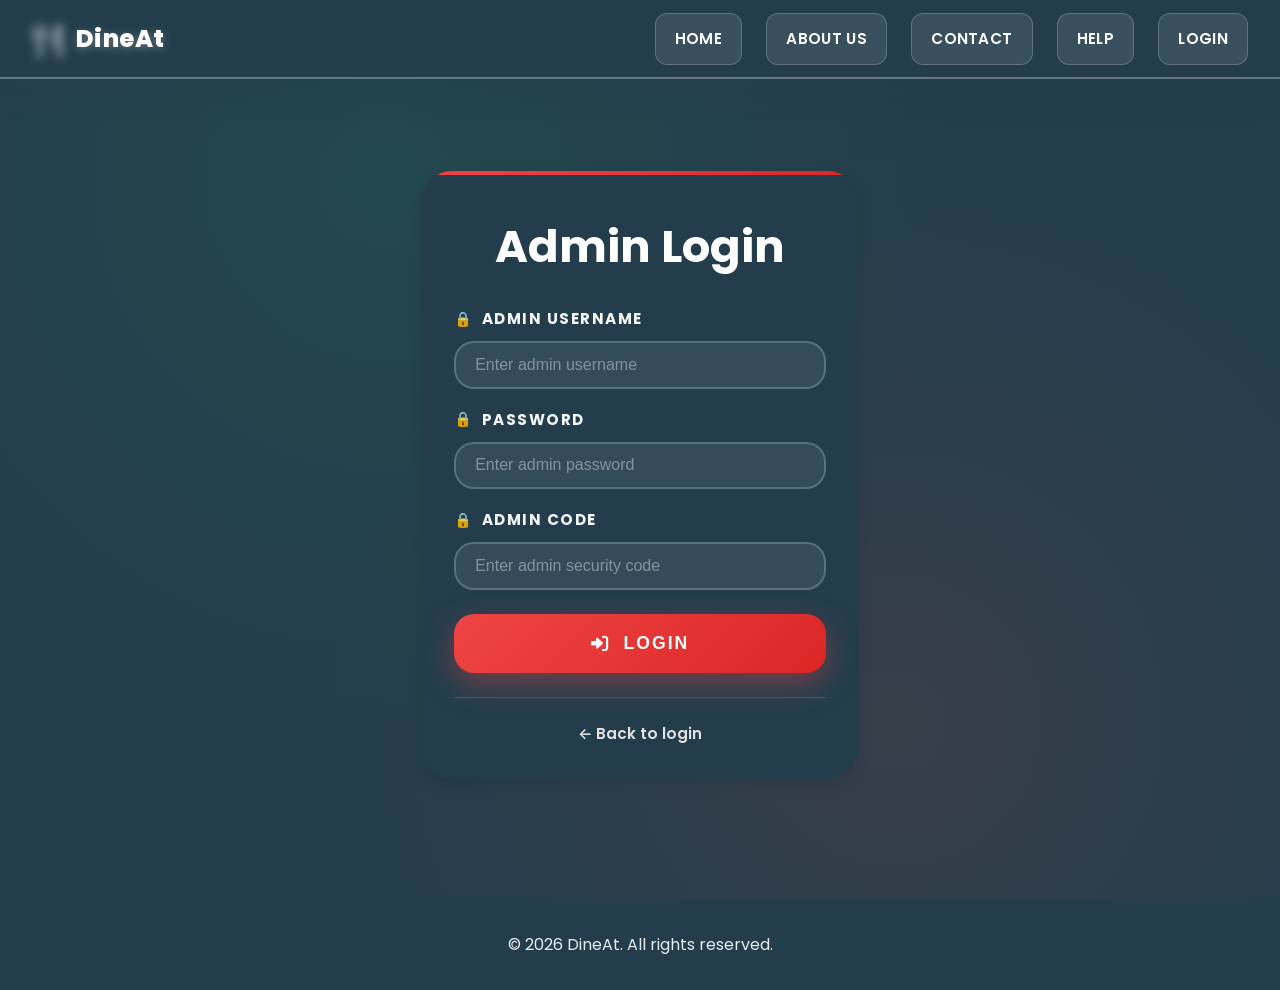
<file: admin-login.html>
<!DOCTYPE html>
<html lang="en">

<head>
    <meta charset="UTF-8">
    <meta name="viewport" content="width=device-width, initial-scale=1.0">
    <title>Administrator Login - DineAt</title>
    <link rel="stylesheet" href="styles.css">
    <link href="https://cdnjs.cloudflare.com/ajax/libs/font-awesome/6.0.0/css/all.min.css" rel="stylesheet">
    <link
        href="https://fonts.googleapis.com/css2?family=Poppins:wght@300;400;500;600;700;800;900&family=Inter:wght@300;400;500;600;700;800;900&display=swap"
        rel="stylesheet">
</head>

<body>
    <header>
        <nav class="navbar">
            <div class="nav-container">
                <div class="logo">
                    <i class="fas fa-utensils"></i>
                    <span>DineAt</span>
                </div>
                <ul class="nav-menu">
                    <li><a href="index.html" class="nav-link">Home</a></li>
                    <li><a href="about.html" class="nav-link">About Us</a></li>
                    <li><a href="contact.html" class="nav-link">Contact</a></li>
                    <li><a href="help.html" class="nav-link">Help</a></li>
                    <li><a href="login.html" class="nav-link">Login</a></li>
                </ul>
                <div class="hamburger">
                    <span class="bar"></span>
                    <span class="bar"></span>
                    <span class="bar"></span>
                </div>
            </div>
        </nav>
    </header>

    <main>
        <section class="login-section">
            <div class="container">
                <div class="form-container">

                    <h2><b>Admin Login</b></h2>




                    <form id="admin-login-form" class="admin-login-form"
                        onsubmit="event.preventDefault(); handleLogin('admin');">
                        <div class="form-group">
                            <label for="admin-username">Admin Username</label>
                            <input type="text" id="admin-username" name="admin-username"
                                placeholder="Enter admin username" required>
                        </div>

                        <div class="form-group">
                            <label for="admin-password">Password</label>
                            <input type="password" id="admin-password" name="admin-password"
                                placeholder="Enter admin password" required>
                        </div>

                        <div class="form-group">
                            <label for="admin-code">Admin Code</label>
                            <input type="text" id="admin-code" name="admin-code" placeholder="Enter admin security code"
                                required>
                        </div>

                        <button type="submit" class="btn-full">
                            <i class="fas fa-sign-in-alt"></i>
                            Login
                        </button>
                    </form>
                    <div class="form-footer">
                        <p><a href="login.html">← Back to login </a></p>
                    </div>
                </div>
            </div>
        </section>
    </main>

    <footer>
        <div class="container">
            <p>&copy; 2026 DineAt. All rights reserved.</p>
        </div>
    </footer>

    <script src="script.js"></script>

    <style>
        * {
            margin: 0;
            padding: 0;
            box-sizing: border-box;
        }

        body {
            font-family: 'Poppins', 'Inter', sans-serif;
            line-height: 1.6;
            
            background-color: #233D4C;

            min-height: 100vh;
            overflow-x: hidden;
        }

        /* Login Section */
        .login-section {
            padding: 100px 0 50px;
            min-height: 100vh;
            background: #233D4C;
            position: relative;
            overflow: hidden;
            display: flex;
            align-items: center;
            justify-content: center;
        }

        .login-section::before {
            content: '';
            position: absolute;
            top: 0;
            left: 0;
            right: 0;
            bottom: 0;

            pointer-events: none;

        }



        /* Container */
        .container {
            max-width: 500px;
            width: 200%;
            padding: 0 2rem;
            position: relative;
            z-index: 1;
        }

        /* Form Container */
        .form-container {
            background-color: #233D4C;
            backdrop-filter: blur(25px);
            border-radius: 30px;
            padding: 2rem;
            
            position: relative;
            overflow: hidden;
            animation: slideInUp 1s ease-out;
        }



        .form-container::before {
            content: '';
            position: absolute;
            top: 0;
            left: 0;
            right: 0;
            height: 4px;
            background: linear-gradient(90deg, #ef4444, #dc2626, #f59e0b);
            background-size: 200% 100%;
            animation: shimmer 3s linear infinite;
        }



        /* Form Header */
        .form-container h2 {
            font-size: 2.8rem;
            font-weight: 900;
            color: white;
            text-align: center;
            margin-bottom: 1.5rem;
            margin-top: 0.5rem;
            
            position: relative;
        }



        /* Security Notice */
        .security-notice {
            background-color: #233D4C;
            border: 2px solid rgba(239, 68, 68, 0.4);
            border-radius: 15px;
            padding: 0.8rem;
            margin-bottom: 1.5rem;
            text-align: center;
            animation: slideInUp 1.2s ease-out;
            position: relative;
            overflow: hidden;
        }

        .security-notice::before {
            content: '';
            position: absolute;
            top: 0;
            left: -100%;
            width: 100%;
            height: 100%;
            background: linear-gradient(90deg, transparent, rgba(239, 68, 68, 0.2), transparent);
            animation: shimmerNotice 3s infinite;
        }

       

        .security-notice p {
            color: rgba(255, 255, 255, 0.95);
            font-size: 0.9rem;
            font-weight: 600;
            display: flex;
            align-items: center;
            justify-content: center;
            gap: 0.8rem;
            position: relative;
            z-index: 1;
        }

        .security-notice i {
            color: #ef4444;
            font-size: 1.2rem;
        }

        /* Form Group */
        .form-group {
            margin-bottom: 1.2rem;
            animation: slideInLeft 1.6s ease-out;
            animation-fill-mode: both;
        }

        .form-group:nth-child(1) {
            animation-delay: 0.2s;
        }

        .form-group:nth-child(2) {
            animation-delay: 0.3s;
        }

        .form-group:nth-child(3) {
            animation-delay: 0.4s;
        }



        .form-group label {
            display: block;
            color: rgba(255, 255, 255, 0.95);
            font-weight: 700;
            margin-bottom: 0.6rem;
            font-size: 0.95rem;
            text-transform: uppercase;
            letter-spacing: 1.5px;
            position: relative;
            display: flex;
            align-items: center;
            gap: 0.5rem;
        }

        .form-group label::before {
            content: '🔒';
            font-size: 0.9rem;
        }

        .form-group input {
            width: 100%;
            padding: 0.8rem 1.2rem;
            background: rgba(255, 255, 255, 0.08);
            border: 2px solid rgba(255, 255, 255, 0.2);
            border-radius: 20px;
            color: white;
            font-size: 1rem;
            font-weight: 500;
            position: relative;
            outline: none;
            transition: all 0.3s ease;
        }

        .form-group input::placeholder {
            color: rgba(255, 255, 255, 0.4);
            font-weight: 400;
            transition: opacity 0.3s ease;
        }

        .form-group input:focus::placeholder {
            opacity: 0.3;
        }

        .form-group input:focus {
            border-color: #ef4444;
            background: rgba(255, 255, 255, 0.15);

        }

        .form-group input:hover {
            border-color: rgba(255, 255, 255, 0.4);
            background: rgba(255, 255, 255, 0.12);
            transform: translateY(-1px);
        }

        /* Submit Button */
        .btn-full {
            width: 100%;
            padding: 1.2rem;
            background: linear-gradient(135deg, #ef4444, #dc2626);
            color: white;
            border: none;
            border-radius: 20px;
            font-size: 1.1rem;
            font-weight: 800;
            cursor: pointer;
            transition: all 0.4s cubic-bezier(0.25, 0.46, 0.45, 0.94);
            text-transform: uppercase;
            letter-spacing: 2px;
            margin-top: 1.5rem;
            position: relative;
            overflow: hidden;
            box-shadow: 0 10px 30px rgba(239, 68, 68, 0.4);

            display: flex;
            align-items: center;
            justify-content: center;
            gap: 0.8rem;
        }

        .btn-full::before {
            content: '';
            position: absolute;
            top: 0;
            left: -100%;
            width: 100%;
            height: 100%;
            background: linear-gradient(90deg, transparent, rgba(255, 255, 255, 0.4), transparent);
            transition: left 0.6s ease;
        }

        .btn-full::after {
            content: '';
            position: absolute;
            top: 50%;
            left: 50%;
            width: 0;
            height: 0;
            background: rgba(255, 255, 255, 0.2);
            border-radius: 50%;
            transform: translate(-50%, -50%);
            transition: all 0.6s ease;
        }

        .btn-full:hover::before {
            left: 100%;
        }

        .btn-full:hover::after {
            width: 300px;
            height: 300px;
            opacity: 0;
        }

        .btn-full:hover {
            transform: translateY(-5px) scale(1.02);
            box-shadow: 0 15px 40px rgba(239, 68, 68, 0.6);
            background: linear-gradient(135deg, #dc2626, #ef4444);
        }

        .btn-full:active {
            transform: translateY(-2px) scale(1.01);
        }

        .btn-full i {
            transition: transform 0.3s ease;
        }

        .btn-full:hover i {
            transform: rotate(10deg) scale(1.1);
        }

        /* Footer */
        footer {
            background: #233D4C;
            color: white;
            padding: 2rem 0;
            text-align: center;
        }

        /* Form Footer */
        .form-footer {
            text-align: center;
            margin-top: 1.5rem;
            padding-top: 1.5rem;
            border-top: 1px solid rgba(255, 255, 255, 0.15);

        }


        .form-footer p {
            color: rgba(255, 255, 255, 0.8);
            font-size: 0.95rem;
        }

        .form-footer a {
            color: #e2e2e2;
            text-decoration: none;
            font-weight: 600;

            display: inline-flex;
            align-items: center;
            gap: 0.5rem;
        }

        .form-footer a:hover {
            color: #0a0a0a;
            text-decoration: underline;
            transform: translateX(-5px);
        }

        /* Input field cursor fix */
        input[type="text"],
        input[type="password"] {
            cursor: text !important;
        }

        /* Auto-fill styling */
        input:-webkit-autofill,
        input:-webkit-autofill:hover,
        input:-webkit-autofill:focus {
            -webkit-text-fill-color: white !important;
            -webkit-box-shadow: 0 0 0px 1000px rgba(255, 255, 255, 0.1) inset !important;
            transition: background-color 5000s ease-in-out 0s;
        }

        /* Responsive */
        @media (max-width: 768px) {
            .form-container {
                padding: 2rem;
                margin: 1rem;
            }

            .form-container h2 {
                font-size: 2rem;
            }

            .form-group input {
                padding: 1rem 1.2rem;
                font-size: 0.95rem;
            }

            .btn-full {
                padding: 1.1rem;
                font-size: 1rem;
            }
        }
    </style>
</body>

</html>
</file>
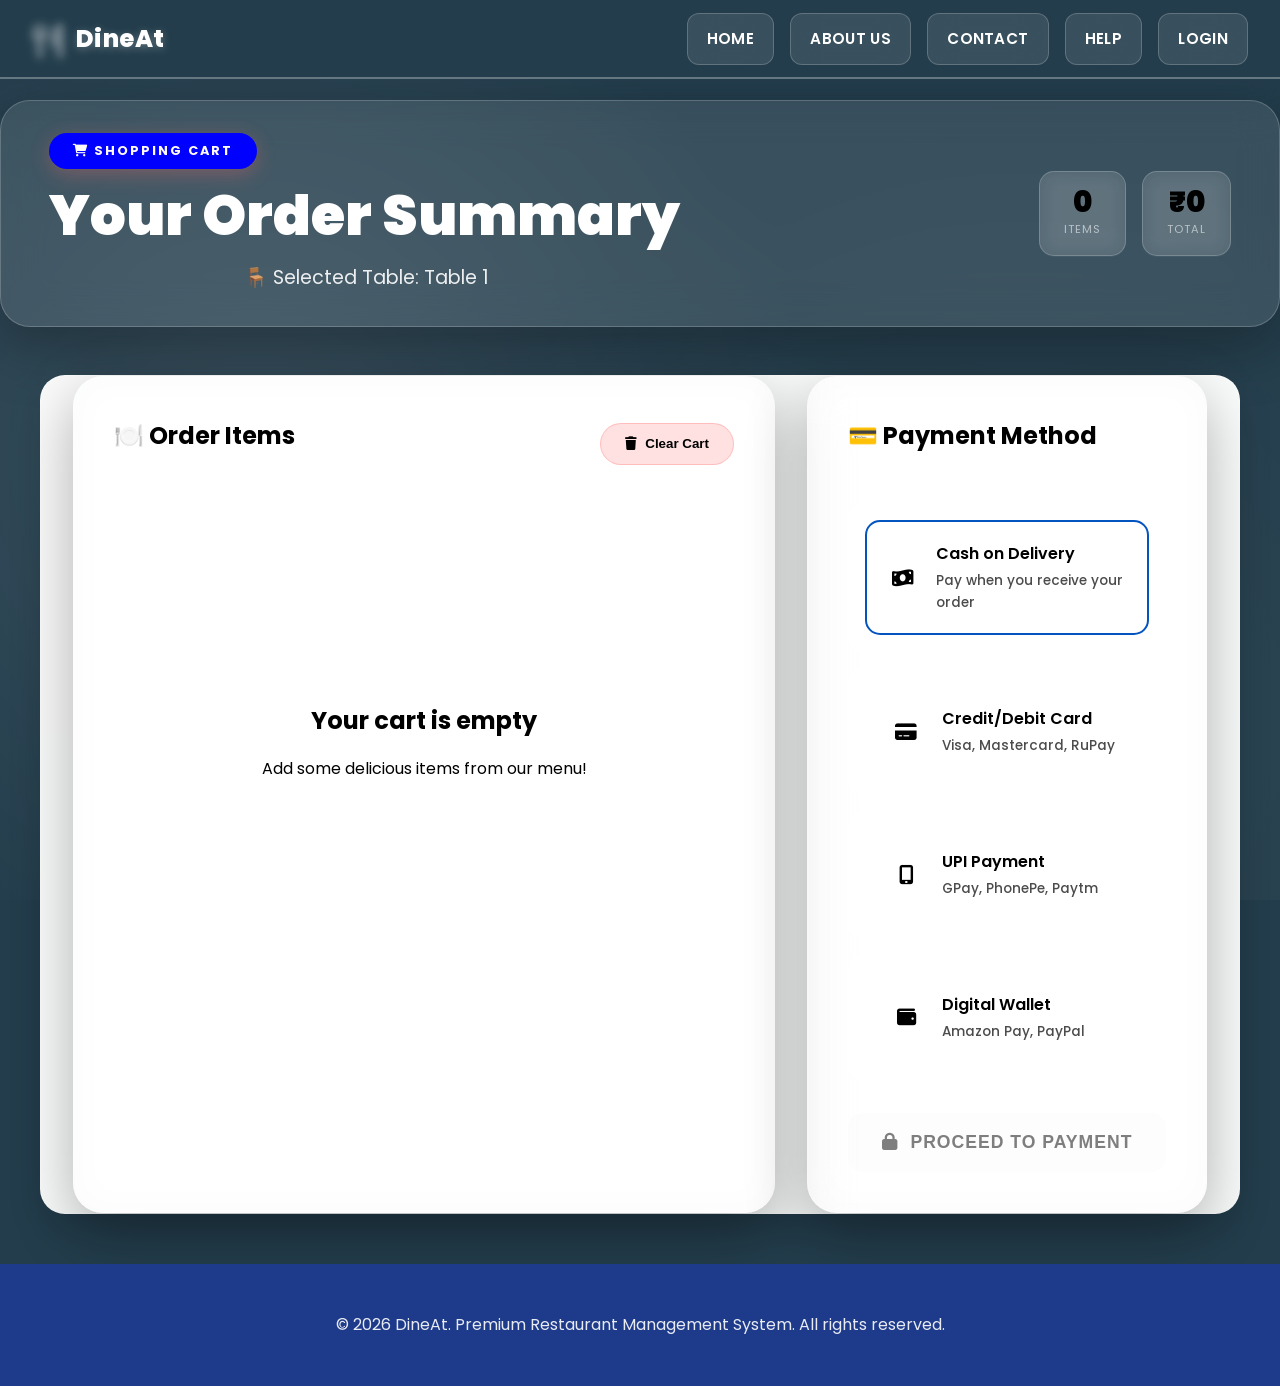
<file: cart.html>
<!DOCTYPE html>
<html lang="en">

<head>
    <meta charset="UTF-8">
    <meta name="viewport" content="width=device-width, initial-scale=1.0">
    <title>Shopping Cart - DineAt</title>
    <link rel="stylesheet" href="styles.css">
    <link href="https://cdnjs.cloudflare.com/ajax/libs/font-awesome/6.0.0/css/all.min.css" rel="stylesheet">
    <link
        href="https://fonts.googleapis.com/css2?family=Poppins:wght@300;400;500;600;700;800;900&family=Inter:wght@300;400;500;600;700;800;900&display=swap"
        rel="stylesheet">
</head>

<body>
    <header>
        <nav class="navbar">
            <div class="nav-container">
                <div class="logo">
                    <i class="fas fa-utensils"></i>
                    <span>DineAt</span>
                </div>
                <ul class="nav-menu">
                    <li><a href="index.html" class="nav-link">Home</a></li>
                    <li><a href="about.html" class="nav-link">About Us</a></li>
                    <li><a href="contact.html" class="nav-link">Contact</a></li>
                    <li><a href="help.html" class="nav-link">Help</a></li>
                    <li><a href="login.html" class="nav-link">Login</a></li>
                </ul>
            
                <div class="hamburger">
                    <span class="bar"></span>
                    <span class="bar"></span>
                    <span class="bar"></span>
                </div>
            </div>
        </nav>
    </header>

    <main>
        <section class="cart-section">
            <div class="cart-header">
                <div class="header-content">
                    <div class="header-badge">
                        <i class="fas fa-shopping-cart"></i>
                        <span>SHOPPING CART</span>
                    </div>
                    <h3 class="main-title">Your Order Summary</h3>
                    <h4 class="table-info">🪑 Selected Table: Table 1</h4>
                </div>
                <div class="header-stats">
                    <div class="stat-box">
                        <div class="stat-number" id="item-count">0</div>
                        <div class="stat-label">Items</div>
                    </div>
                    <div class="stat-box">
                        <div class="stat-number" id="total-amount">₹0</div>
                        <div class="stat-label">Total</div>
                    </div>
                </div>
            </div>

            <div class="cart-container">
                <div class="cart-main">
                    <div class="cart-items-section">
                        <div class="section-header">
                            <h3>🍽️ Order Items</h3>
                            <button class="clear-cart-btn" onclick="clearCart()">
                                <i class="fas fa-trash"></i> Clear Cart
                            </button>
                        </div>
                        <div id="cart-items" style="color: black;">
                            <!-- Cart items will be dynamically added here -->
                        </div>
                    </div>

                    <div class="payment-section">
                        <div class="section-header">
                            <h3>💳 Payment Method</h3>
                        </div>

                        <div class="payment-methods">
                            <div class="payment-method">
                                <input type="radio" id="cod" name="payment" value="cod" checked>
                                <label for="cod">
                                    <div class="payment-icon">
                                        <i class="fas fa-money-bill-wave"></i>
                                    </div>
                                    <div class="payment-info">
                                        <h4>Cash on Delivery</h4>
                                        <p>Pay when you receive your order</p>
                                    </div>
                                </label>
                            </div>

                            <div class="payment-method">
                                <input type="radio" id="card" name="payment" value="card">
                                <label for="card">
                                    <div class="payment-icon">
                                        <i class="fas fa-credit-card"></i>
                                    </div>
                                    <div class="payment-info">
                                        <h4>Credit/Debit Card</h4>
                                        <p>Visa, Mastercard, RuPay</p>
                                    </div>
                                </label>
                            </div>

                            <div class="payment-method">
                                <input type="radio" id="upi" name="payment" value="upi">
                                <label for="upi">
                                    <div class="payment-icon">
                                        <i class="fas fa-mobile-alt"></i>
                                    </div>
                                    <div class="payment-info">
                                        <h4>UPI Payment</h4>
                                        <p>GPay, PhonePe, Paytm</p>
                                    </div>
                                </label>
                            </div>

                            <div class="payment-method">
                                <input type="radio" id="wallet" name="payment" value="wallet">
                                <label for="wallet">
                                    <div class="payment-icon">
                                        <i class="fas fa-wallet"></i>
                                    </div>
                                    <div class="payment-info">
                                        <h4>Digital Wallet</h4>
                                        <p>Amazon Pay, PayPal</p>
                                    </div>
                                </label>
                            </div>
                        </div>

                        <div class="card-details" id="card-details" style="display: none;">
                            <h4>Card Details</h4>
                            <div class="form-group">
                                <label for="card-number">Card Number</label>
                                <input type="text" id="card-number" placeholder="1234 5678 9012 3456" maxlength="19">
                            </div>

                            <div class="form-row">
                                <div class="form-group">
                                    <label for="expiry">Expiry Date</label>
                                    <input type="text" id="expiry" placeholder="MM/YY" maxlength="5">
                                </div>

                                <div class="form-group">
                                    <label for="cvv">CVV</label>
                                    <input type="text" id="cvv" placeholder="123" maxlength="3">
                                </div>
                            </div>
                        </div>

                        <div class="upi-details" id="upi-details" style="display: none;">
                            <h4>UPI Details</h4>
                            <div class="form-group">
                                <label for="upi-id">UPI ID</label>
                                <input type="text" id="upi-id" placeholder="yourname@upi">
                            </div>
                        </div>

                        <button type="button" class="checkout-btn" id="checkout-btn" onclick="processPayment()">
                            <i class="fas fa-lock"></i>
                            Proceed to Payment
                        </button>
                    </div>
                </div>
            </div>
        </section>
    </main>

    <footer>
        <div class="container">
            <p>&copy; 2026 DineAt. Premium Restaurant Management System. All rights reserved.</p>
        </div>
    </footer>

    <!-- Modern Payment Overlays -->
    <div class="loading-overlay" id="loadingOverlay">
        <div class="loading-content">
            <div class="spinner"></div>
            <h3>Processing Payment</h3>
            <p>Please wait while we secure your transaction...</p>
        </div>
    </div>
    
    <div class="error-toast" id="errorToast"></div>
    
    <div class="success-modal" id="successModal">
        <div class="success-content">
            <div class="success-icon">✅</div>
            <h2 class="success-title">Payment Successful!</h2>
            <p class="success-message">Your order has been confirmed and will be delivered soon.</p>
            <button class="checkout-btn" onclick="redirectToConfirmation()">View Order</button>
        </div>
    </div>

    <script src="script.js"></script>

    <script>
        // Display selected table
        const selectedTable = localStorage.getItem('selectedTable');
        if (selectedTable) {
            document.getElementById('selected-table').textContent = `Table ${selectedTable}`;
        }

        // Payment method toggle
        document.querySelectorAll('input[name="payment"]').forEach(radio => {
            radio.addEventListener('change', function () {
                document.getElementById('card-details').style.display = 'none';
                document.getElementById('upi-details').style.display = 'none';

                if (this.value === 'card') {
                    document.getElementById('card-details').style.display = 'block';
                } else if (this.value === 'upi') {
                    document.getElementById('upi-details').style.display = 'block';
                }
            });
        });

        // Format card number input
        document.getElementById('card-number')?.addEventListener('input', function (e) {
            let value = e.target.value.replace(/\s/g, '');
            let formattedValue = value.match(/.{1,4}/g)?.join(' ') || value;
            e.target.value = formattedValue;
        });

        // Format expiry date input
        document.getElementById('expiry')?.addEventListener('input', function (e) {
            let value = e.target.value.replace(/\D/g, '');
            if (value.length >= 2) {
                value = value.slice(0, 2) + '/' + value.slice(2, 4);
            }
            e.target.value = value;
        });

        // Only allow numbers for CVV
        document.getElementById('cvv')?.addEventListener('input', function (e) {
            e.target.value = e.target.value.replace(/\D/g, '');
        });

        // Update cart display
        function updateCartDisplay() {
            const cartItems = document.getElementById('cart-items');
            const itemCount = document.getElementById('item-count');
            const totalAmount = document.getElementById('total-amount');
            const checkoutBtn = document.getElementById('checkout-btn');

            if (cart.length === 0) {
                cartItems.innerHTML = `
                    <div class="empty-cart">
                        <div class="empty-icon">
                            <i class="fas fa-shopping-cart"></i>
                        </div>
                        <h3>Your cart is empty</h3>
                        <p>Add some delicious items from our menu!</p>
                        <a href="menu.html" class="browse-menu-btn">
                            <i class="fas fa-utensils"></i>
                            Browse Menu
                        </a>
                    </div>
                `;
                itemCount.textContent = '0';
                totalAmount.textContent = '₹0';
                checkoutBtn.disabled = true;
            } else {
                cartItems.innerHTML = '';
                let total = 0;
                let count = 0;

                cart.forEach(item => {
                    const cartItem = document.createElement('div');
                    cartItem.className = 'cart-item';
                    cartItem.innerHTML = `
                        <div class="item-image">
                            <div class="item-icon">
                                <i class="fas fa-utensils"></i>
                            </div>
                        </div>
                        <div class="item-details">
                            <h4>${item.name}</h4>
                            <p class="item-price">₹${item.price}</p>
                        </div>
                        <div class="item-actions">
                            <div class="quantity-controls">
                                <button class="quantity-btn minus" onclick="updateQuantity('${item.id}', -1)">
                                    <i class="fas fa-minus"></i>
                                </button>
                                <span class="quantity">${item.quantity}</span>
                                <button class="quantity-btn plus" onclick="updateQuantity('${item.id}', 1)">
                                    <i class="fas fa-plus"></i>
                                </button>
                            </div>
                        </div>
                    `;
                    cartItems.appendChild(cartItem);
                    total += item.price * item.quantity;
                    count += item.quantity;
                });

                itemCount.textContent = count;
                totalAmount.textContent = `₹${total}`;
                checkoutBtn.disabled = false;
            }
        }

        // Update item quantity
        function updateQuantity(itemId, change) {
            const item = cart.find(cartItem => cartItem.id === itemId);
            if (item) {
                item.quantity += change;
                if (item.quantity <= 0) {
                    removeFromCart(itemId);
                } else {
                    updateCart();
                    updateCartDisplay();
                }
            }
        }

        // Clear cart
        function clearCart() {
            if (confirm('Are you sure you want to clear your cart?')) {
                cart = [];
                updateCart();
                updateCartDisplay();
                showNotification('Cart cleared successfully!');
            }
        }

        // Process payment
        function processPayment() {
            if (cart.length === 0) {
                showError('Your cart is empty!');
                return;
            }

            const paymentMethod = document.querySelector('input[name="payment"]:checked').value;

            // Validate payment details
            if (paymentMethod === 'card') {
                const cardNumber = document.getElementById('card-number').value;
                const expiry = document.getElementById('expiry').value;
                const cvv = document.getElementById('cvv').value;

                if (!cardNumber || !expiry || !cvv) {
                    showError('Please fill in all card details!');
                    return;
                }

                if (cardNumber.replace(/\s/g, '').length !== 16) {
                    showError('Please enter a valid card number!');
                    return;
                }
            }

            if (paymentMethod === 'upi') {
                const upiId = document.getElementById('upi-id').value;
                if (!upiId) {
                    showError('Please enter your UPI ID!');
                    return;
                }
            }

            // Show loading overlay
            document.getElementById('loadingOverlay').classList.add('active');

            // Process payment with delay for animation
            setTimeout(() => {
                // Hide loading overlay
                document.getElementById('loadingOverlay').classList.remove('active');
                
                // Show success modal
                document.getElementById('successModal').classList.add('active');
                
                // Save payment info
                const paymentInfo = {
                    method: paymentMethod,
                    amount: cart.reduce((total, item) => total + (item.price * item.quantity), 0),
                    timestamp: new Date().toISOString(),
                    orderId: 'ORD' + Date.now(),
                    table: selectedTable
                };
                localStorage.setItem('paymentInfo', JSON.stringify(paymentInfo));
                
                // Clear cart after successful payment
                cart = [];
                updateCart();
                updateCartDisplay();
            }, 2500);
        }

        function showError(message) {
            const toast = document.getElementById('errorToast');
            toast.textContent = message;
            toast.classList.add('active');
            
            setTimeout(() => {
                toast.classList.remove('active');
            }, 3000);
        }

        function redirectToConfirmation() {
            window.location.href = 'order-confirmation.html';
        }

        // Override the original updateCart function
        const originalUpdateCart = updateCart;
        updateCart = function () {
            originalUpdateCart();
            updateCartDisplay();
        };

        // Initialize cart on page load
        updateCart();
        
        // Hamburger Menu Functionality
         document.addEventListener('DOMContentLoaded', function() {
            const hamburger = document.querySelector('.hamburger');
            const navMenu = document.querySelector('.nav-menu');
            
            if (hamburger && navMenu) {
                hamburger.addEventListener('click', function() {
                    hamburger.classList.toggle('active');
                    navMenu.classList.toggle('active');
                });
                
                // Close mobile menu when clicking on a link
                document.querySelectorAll('.nav-link').forEach(link => {
                    link.addEventListener('click', function() {
                        hamburger.classList.remove('active');
                        navMenu.classList.remove('active');
                    });
                });
                
                // Close mobile menu when clicking outside
                document.addEventListener('click', function(event) {
                    if (!hamburger.contains(event.target) && !navMenu.contains(event.target)) {
                        hamburger.classList.remove('active');
                        navMenu.classList.remove('active');
                    }
                });
            }
        });
    </script>

    <style>
        * {
            margin: 0;
            padding: 0;
            box-sizing: border-box;
        }

        /* Default hamburger menu styles - hidden on desktop */
        .hamburger {
            display: none;
        }

        /* Navigation bar background color */
        .navbar {
            background-color: #233D4C !important;
        }

        /* Override for mobile - show hamburger */
        @media (max-width: 768px) {
            .hamburger {
                display: block !important;
            }
        }

        /* Default mobile navigation styles - desktop layout */
        .nav-menu {
            display: flex;
            list-style: none;
            gap: 1rem;
        }

        body {
            font-family: 'Poppins', 'Inter', sans-serif;
            line-height: 1.6;
            color: #0670da;
            
            min-height: 100vh;
        }

        /* Cart Section */
        .cart-section {
            padding: 100px 0 50px;
            min-height: 100vh;
           
            position: relative;
        }

        .cart-section::before {
            content: '';
            position: absolute;
            top: 0;
            left: 0;
            right: 0;
            bottom: 0;
           
            pointer-events: none;
        }

        /* Cart Header */
        .cart-header {
            display: flex;
            justify-content: space-between;
            align-items: center;
            margin-bottom: 3rem;
            background: rgba(255, 255, 255, 0.1);
            backdrop-filter: blur(20px);
            border-radius: 30px;
            padding: 2rem 3rem;
            border: 1px solid rgba(255, 255, 255, 0.2);
            box-shadow: 0 20px 60px rgba(0, 0, 0, 0.3);
        }

        .header-content {
            flex: 1;
        }

        .header-badge {
            display: inline-block;
            background:blue;
            color: rgb(255, 250, 250);
            padding: 0.5rem 1.5rem;
            border-radius: 50px;
            font-size: 0.8rem;
            font-weight: 700;
            text-transform: uppercase;
            letter-spacing: 2px;
            margin-bottom: 1rem;
            box-shadow: 0 5px 20px rgba(255, 107, 107, 0.3);
        }

        .main-title {
            font-size: 2.5rem;
            font-weight: 800;
            color: black;
            margin-bottom: 0.5rem;
        }

        .table-info {
            font-size: 1.2rem;
            color: white;
            opacity: 0.9;
        }

        .stat-number {
            font-size: 2rem;
            font-weight: bold;
            color: white;
        }

        .stat-label {
            font-size: 1rem;
            color: white;
            opacity: 0.8;
        }

        .main-title {
            font-size: 3.5rem;
            font-weight: 900;
            color: white;
            margin-bottom: 1rem;
            line-height: 1.1;
        }


        .section-header h3 {
            font-size: 1.5rem;
            color: white;
            margin-bottom: 1rem;
        }

        .cart-item {
            background: rgba(255, 255, 255, 0.1);
            color: black;
        }

        .cart-item h4 {
            color:black;
            font-size: 1.3rem;
        }

        .cart-item p {
            color: black;
            opacity: 0.8;
        }

        .payment-method h4 {
            color: black;
        }

        .payment-method p {
            color: black;
            opacity: 0.7;
        }

        .form-group label {
            color: black;
        }

        .form-group input {
            background: rgba(255, 255, 255, 0.1);
            color: black;
            border: 1px solid rgba(255, 255, 255, 0.3);
        }

        .checkout-btn {
            background: linear-gradient( #667eea);
            color: black;
        }

        .table-info {
            font-size: 1.2rem;
            color:  white;
            font-weight: 400;
        }

        .table-info span {
            color: black;
            font-weight: 700;
        }

        /* Mobile View Responsiveness */
        @media (max-width: 768px) {
            /* Force hamburger visibility first */
            .hamburger {
                display: block !important;
                visibility: visible !important;
                opacity: 1 !important;
            }
            
            .cart-section {
                padding: 80px 0 40px;
            }

            .cart-header {
                flex-direction: column;
                gap: 2rem;
                padding: 1.5rem;
            }

            .header-stats {
                width: 100%;
                justify-content: space-around;
            }

            .main-title {
                font-size: 2.5rem;
            }

            .cart-container {
                grid-template-columns: 1fr;
                gap: 1.5rem;
            }

            .cart-main {
                order: 2;
            }

            .cart-sidebar {
                order: 1;
            }

            .cart-item {
                padding: 1rem;
            }

            .cart-item-image {
                width: 60px;
                height: 60px;
            }

            .cart-item-content h4 {
                font-size: 1.1rem;
            }

            .cart-item-content p {
                font-size: 0.9rem;
            }

            .payment-methods {
                grid-template-columns: 1fr;
            }

            .payment-method {
                padding: 1rem;
            }

            .form-row {
                flex-direction: column;
                gap: 1rem;
            }

            .checkout-btn {
                width: 100%;
                padding: 1rem;
                font-size: 1.1rem;
            }
            
            /* Hamburger Menu Styles */
           .hamburger {
                display: block;
                cursor: pointer;
                background: none;
                border: none;
                padding: 0.5rem;
                z-index: 1000;
            }

            .hamburger .bar {
                display: block;
                width: 25px;
                height: 3px;
                margin: 5px auto;
                transition: all 0.3s ease-in-out;
                background-color: white;
                border-radius: 2px;
            }

            .hamburger.active .bar:nth-child(1) {
                transform: translateY(8px) rotate(45deg);
            }

            .hamburger.active .bar:nth-child(2) {
                opacity: 0;
            }

            .hamburger.active .bar:nth-child(3) {
                transform: translateY(-8px) rotate(-45deg);
            }

            /* Mobile Navigation */
            .nav-menu {
                position: fixed !important;
                left: -100% !important;
                top: 70px !important;
                flex-direction: column !important;
                background-color: rgba(35, 61, 76, 0.98) !important;
                width: 100% !important;
                text-align: center !important;
                transition: left 0.3s ease-in-out !important;
                box-shadow: 0 10px 27px rgba(0, 0, 0, 0.3) !important;
                padding: 2rem 0 !important;
                z-index: 999 !important;
                height: 100vh !important;
                overflow-y: auto !important;
            }

            .nav-menu.active {
                left: 0 !important;
            }

            .nav-menu li {
                margin: 1rem 0;
            }

            .nav-link {
                color: white !important;
                font-size: 1.1rem;
            }
        }

        @media (max-width: 480px) {
            .cart-header {
                padding: 1rem;
            }

            .main-title {
                font-size: 2rem;
            }

            .header-badge {
                font-size: 0.7rem;
                padding: 0.4rem 1rem;
            }

            .stat-box {
                padding: 1rem;
                min-width: 80px;
            }

            .stat-number {
                font-size: 1.5rem;
            }

            .stat-label {
                font-size: 0.8rem;
            }

            .cart-item {
                flex-direction: column;
                gap: 1rem;
                text-align: center;
            }

            .cart-item-image {
                width: 80px;
                height: 80px;
                margin: 0 auto;
            }

            .section-header {
                flex-direction: column;
                gap: 1rem;
                align-items: flex-start;
            }

            .clear-cart-btn {
                width: 100%;
            }
        }

        .header-stats {
            display: flex;
            gap: 1rem;
        }

        .stat-box {
            background: rgba(255, 255, 255, 0.1);
            backdrop-filter: blur(10px);
            padding: 1rem 1.5rem;
            border-radius: 15px;
            text-align: center;
            min-width: 80px;
            border: 1px solid rgba(255, 255, 255, 0.2);
            transition: all 0.3s ease;
        }

        .stat-box:hover {
            transform: translateY(-3px);
            background: rgba(255, 255, 255, 0.15);
        }

        .stat-number {
            font-size: 1.8rem;
            font-weight: 900;
            color: black;
            line-height: 1;
        }

        .stat-label {
            font-size: 0.7rem;
            color: rgba(255, 255, 255, 0.7);
            text-transform: uppercase;
            letter-spacing: 1px;
            margin-top: 0.3rem;
        }

        /* Cart Container */
        .cart-container {
            max-width: 1200px;
            margin: 0 auto;
            padding: 0 2rem;
        }

        .cart-main {
            display: grid;
            grid-template-columns: 1fr 400px;
            gap: 2rem;
        }

        /* Cart Items Section */
        .cart-items-section {
            background: rgba(255, 255, 255, 0.1);
            backdrop-filter: blur(20px);
            border-radius: 30px;
            padding: 2.5rem;
            border: 1px solid rgba(255, 255, 255, 0.2);
            box-shadow: 0 20px 60px rgba(0, 0, 0, 0.3);
        }

        .section-header {
            display: flex;
            justify-content: space-between;
            align-items: center;
            margin-bottom: 2rem;
        }

        .section-header h3 {
            font-size: 1.5rem;
            font-weight: 700;
            color: black;
        }

        .clear-cart-btn {
            background: rgba(255, 107, 107, 0.2);
            color: black;
            border: 1px solid rgba(255, 107, 107, 0.3);
            padding: 0.8rem 1.5rem;
            border-radius: 50px;
            cursor: pointer;
            transition: all 0.3s ease;
            font-weight: 600;
            display: flex;
            align-items: center;
            gap: 0.5rem;
        }

        .clear-cart-btn:hover {
            background: rgba(255, 107, 107, 0.3);
            transform: translateY(-2px);
        }

        /* Cart Items */
        .cart-item {
            background: rgba(255, 255, 255, 0.05);
            border-radius: 20px;
            padding: 1.5rem;
            margin-bottom: 1rem;
            display: flex;
            align-items: center;
            gap: 1.5rem;
            border: 1px solid rgba(255, 255, 255, 0.1);
            transition: all 0.3s ease;
        }

        .cart-item:hover {
            background: rgba(255, 255, 255, 0.08);
            transform: translateY(-2px);
        }

        .item-image {
            width: 60px;
            height: 60px;
            background: blue;
            border-radius: 15px;
            display: flex;
            align-items: center;
            justify-content: center;
            flex-shrink: 0;
        }

        .item-icon {
            font-size: 1.5rem;
            color: #2d3436;
        }

        .item-details {
            flex: 1;
        }

        .item-details h4 {
            font-size: 1.1rem;
            font-weight: 600;
            color: black;
            margin-bottom: 0.3rem;
        }

        .item-price {
            color: rgba(255, 255, 255, 0.7);
            font-size: 0.9rem;
        }

        .item-actions {
            display: flex;
            align-items: center;
            gap: 1rem;
        }

        .quantity-controls {
            display: flex;
            align-items: center;
            background: rgba(255, 255, 255, 0.1);
            border-radius: 50px;
            padding: 0.3rem;
            gap: 0.5rem;
        }

        .quantity-btn {
            width: 30px;
            height: 30px;
            border: none;
            background: rgba(255, 255, 255, 0.2);
            color: black;
            border-radius: 50%;
            cursor: pointer;
            display: flex;
            align-items: center;
            justify-content: center;
            transition: all 0.3s ease;
            font-size: 0.8rem;
        }

        .quantity-btn:hover {
            background: rgba(255, 255, 255, 0.3);
            transform: scale(1.1);
        }

        .quantity {
            color: black;
            font-weight: 600;
            min-width: 20px;
            text-align: center;
        }

        .remove-btn {
            width: 35px;
            height: 35px;
            border: none;
            background: rgba(255, 107, 107, 0.2);
            color: #2e0480;
            border-radius: 50%;
            cursor: pointer;
            display: flex;
            align-items: center;
            justify-content: center;
            transition: all 0.3s ease;
        }

        .remove-btn:hover {
            background: rgba(255, 107, 107, 0.3);
            transform: scale(1.1);
        }

        /* Empty Cart */
        .empty-cart {
            text-align: center;
            padding: 4rem 2rem;
        }

        .empty-icon {
            font-size: 4rem;
            color: rgba(255, 255, 255, 0.3);
            margin-bottom: 2rem;
        }

        .empty-cart h3 {
            font-size: 1.5rem;
            color: black;
            margin-bottom: 1rem;
        }

        .empty-cart p {
            color: black;
            margin-bottom: 2rem;
        }

        .browse-menu-btn {
            background: linear-gradient( #667eea );
            color: white;
            text-decoration: none;
            padding: 1rem 2rem;
            border-radius: 50px;
            font-weight: 600;
            display: inline-flex;
            align-items: center;
            gap: 0.8rem;
            transition: all 0.3s ease;
        }

        .browse-menu-btn:hover {
            transform: translateY(-3px);
            box-shadow: 0 8px 25px rgba(102, 126, 234, 0.3);
        }

        /* Payment Section */
        .payment-section {
            background: rgba(255, 255, 255, 0.1);
            backdrop-filter: blur(20px);
            border-radius: 30px;
            padding: 2.5rem;
            border: 1px solid rgba(255, 255, 255, 0.2);
            box-shadow: 0 20px 60px rgba(0, 0, 0, 0.3);
        }

        .payment-methods {
            margin-bottom: 2rem;
        }

        .payment-method {
            margin-bottom: 1rem;
        }

        .payment-method input[type="radio"] {
            display: none;
        }

        .payment-method label {
            display: flex;
            align-items: center;
            gap: 1rem;
            background: rgba(255, 255, 255, 0.05);
            border: 2px solid rgba(255, 255, 255, 0.1);
            border-radius: 15px;
            padding: 1.2rem;
            cursor: pointer;
            transition: all 0.3s ease;
        }

        .payment-method label:hover {
            background: rgba(255, 255, 255, 0.08);
            border-color: rgba(255, 255, 255, 0.2);
        }

        .payment-method input[type="radio"]:checked+label {
            background: rgba(255, 255, 255, 0.15);
            border-color: #0354bf;
        }

        .payment-icon {
            width: 40px;
            height: 40px;
            background: rgba(255, 255, 255, 0.1);
            border-radius: 10px;
            display: flex;
            align-items: center;
            justify-content: center;
            color: black;
            font-size: 1.2rem;
        }

        .payment-info h4 {
            font-size: 1rem;
            font-weight: 600;
            color: black;
            margin-bottom: 0.2rem;
        }

        .payment-info p {
            font-size: 0.85rem; 
            color: black(255, 255, 255, 0.6);
        }

        /* Form Elements */
        .card-details,
        .upi-details {
            background: rgba(255, 255, 255, 0.05);
            border-radius: 15px;
            padding: 1.5rem;
            margin-bottom: 2rem;
            border: 1px solid rgba(255, 255, 255, 0.1);
        }

        .card-details h4,
        .upi-details h4 {
            color: black;
            font-weight: 600;
            margin-bottom: 1rem;
        }

        .form-group {
            margin-bottom: 1rem;
        }

        .form-group label {
            display: block;
            color: black;
            font-weight: 500;
            margin-bottom: 0.5rem;
            font-size: 0.9rem;
        }

        .form-group input {
            width: 100%;
            padding: 0.8rem;
            background: rgba(255, 255, 255, 0.  1);
            border: 1px solid black(255, 255, 255, 0.2);
            border-radius: 10px;
            color: black;
            font-size: 1rem;
            transition: all 0.3s ease;
        }

        .form-group input::placeholder {
            color: black
        }

        .form-group input:focus {
            outline: none;
            border-color: #430396;
            background: rgba(255, 255, 255, 0.15);
        }

        .form-row {
            display: grid;
            grid-template-columns: 2fr 1fr;
            gap: 1rem;
        }

        /* Checkout Button */
        .checkout-btn {
            width: 100%;
            padding: 1.2rem;
            background: linear-gradient( #667eea );
            color:black;
            border: none;
            border-radius: 15px;
            font-size: 1.1rem;
            font-weight: 700;
            cursor: pointer;
            transition: all 0.3s ease;
            display: flex;
            align-items: center;
            justify-content: center;
            gap: 0.8rem;
            text-transform: uppercase;
            letter-spacing: 1px;
        }

        .checkout-btn:hover:not(:disabled) {
            transform: translateY(-3px);
            box-shadow: 0 8px 25px rgba(102, 126, 234, 0.3);
        }

        .checkout-btn:disabled {
            opacity: 0.5;
            cursor: not-allowed;
        }

        /* Modern Payment Overlay */
        .loading-overlay {
            position: fixed;
            top: 0;
            left: 0;
            width: 100%;
            height: 100%;
            background: rgba(0, 0, 0, 0.8);
            display: none;
            align-items: center;
            justify-content: center;
            z-index: 1000;
        }

        .loading-overlay.active {
            display: flex;
        }

        .loading-content {
            background: white;
            padding: 40px;
            border-radius: 20px;
            text-align: center;
            animation: scaleIn 0.3s ease;
        }

        @keyframes scaleIn {
            from {
                transform: scale(0.8);
                opacity: 0;
            }
            to {
                transform: scale(1);
                opacity: 1;
            }
        }

        .spinner {
            width: 50px;
            height: 50px;
            border: 4px solid #f3f3f3;
            border-top: 4px solid #667eea;
            border-radius: 50%;
            animation: spin 1s linear infinite;
            margin: 0 auto 20px;
        }

        @keyframes spin {
            0% { transform: rotate(0deg); }
            100% { transform: rotate(360deg); }
        }

        .error-toast {
            position: fixed;
            top: 20px;
            right: 20px;
            background: black;
            color: white;
            padding: 15px 20px;
            border-radius: 10px;
            display: none;
            animation: slideInRight 0.3s ease;
            z-index: 1001;
        }

        @keyframes slideInRight {
            from {
                transform: translateX(100%);
                opacity: 0;
            }
            to {
                transform: translateX(0);
                opacity: 1;
            }
        }

        .error-toast.active {
            display: block;
        }

        .success-modal {
            position: fixed;
            top: 0;
            left: 0;
            width: 100%;
            height: 100%;
            background: rgba(0, 0, 0, 0.8);
            display: none;
            align-items: center;
            justify-content: center;
            z-index: 1002;
        }

        .success-modal.active {
            display: flex;
        }

        .success-content {
            background: white;
            padding: 40px;
            border-radius: 20px;
            text-align: center;
            max-width: 400px;
            animation: bounceIn 0.5s ease;
        }

        @keyframes bounceIn {
            0% {
                transform: scale(0.3);
                opacity: 0;
            }
            50% {
                transform: scale(1.05);
            }
            70% {
                transform: scale(0.9);
            }
            100% {
                transform: scale(1);
                opacity: 1;
            }
        }

        .success-icon {
            font-size: 4em;
            color: #27ae60;
            margin-bottom: 20px;
        }

        .success-title {
            font-size: 1.5em;
            color: #2c3e50;
            margin-bottom: 10px;
        }

        .success-message {
            color: #7f8c8d;
            margin-bottom: 20px;
        }

        /* Responsive */
        @media (max-width: 768px) {
            .cart-header {
                flex-direction: column;
                gap: 2rem;
                text-align: center;
            }

            .main-title {
                font-size: 2.5rem;
            }

            .cart-main {
                grid-template-columns: 1fr;
                gap: 2rem;
            }

            .form-row {
                grid-template-columns: 1fr;
            }
        }
    </style>
</body>

</html>
</file>
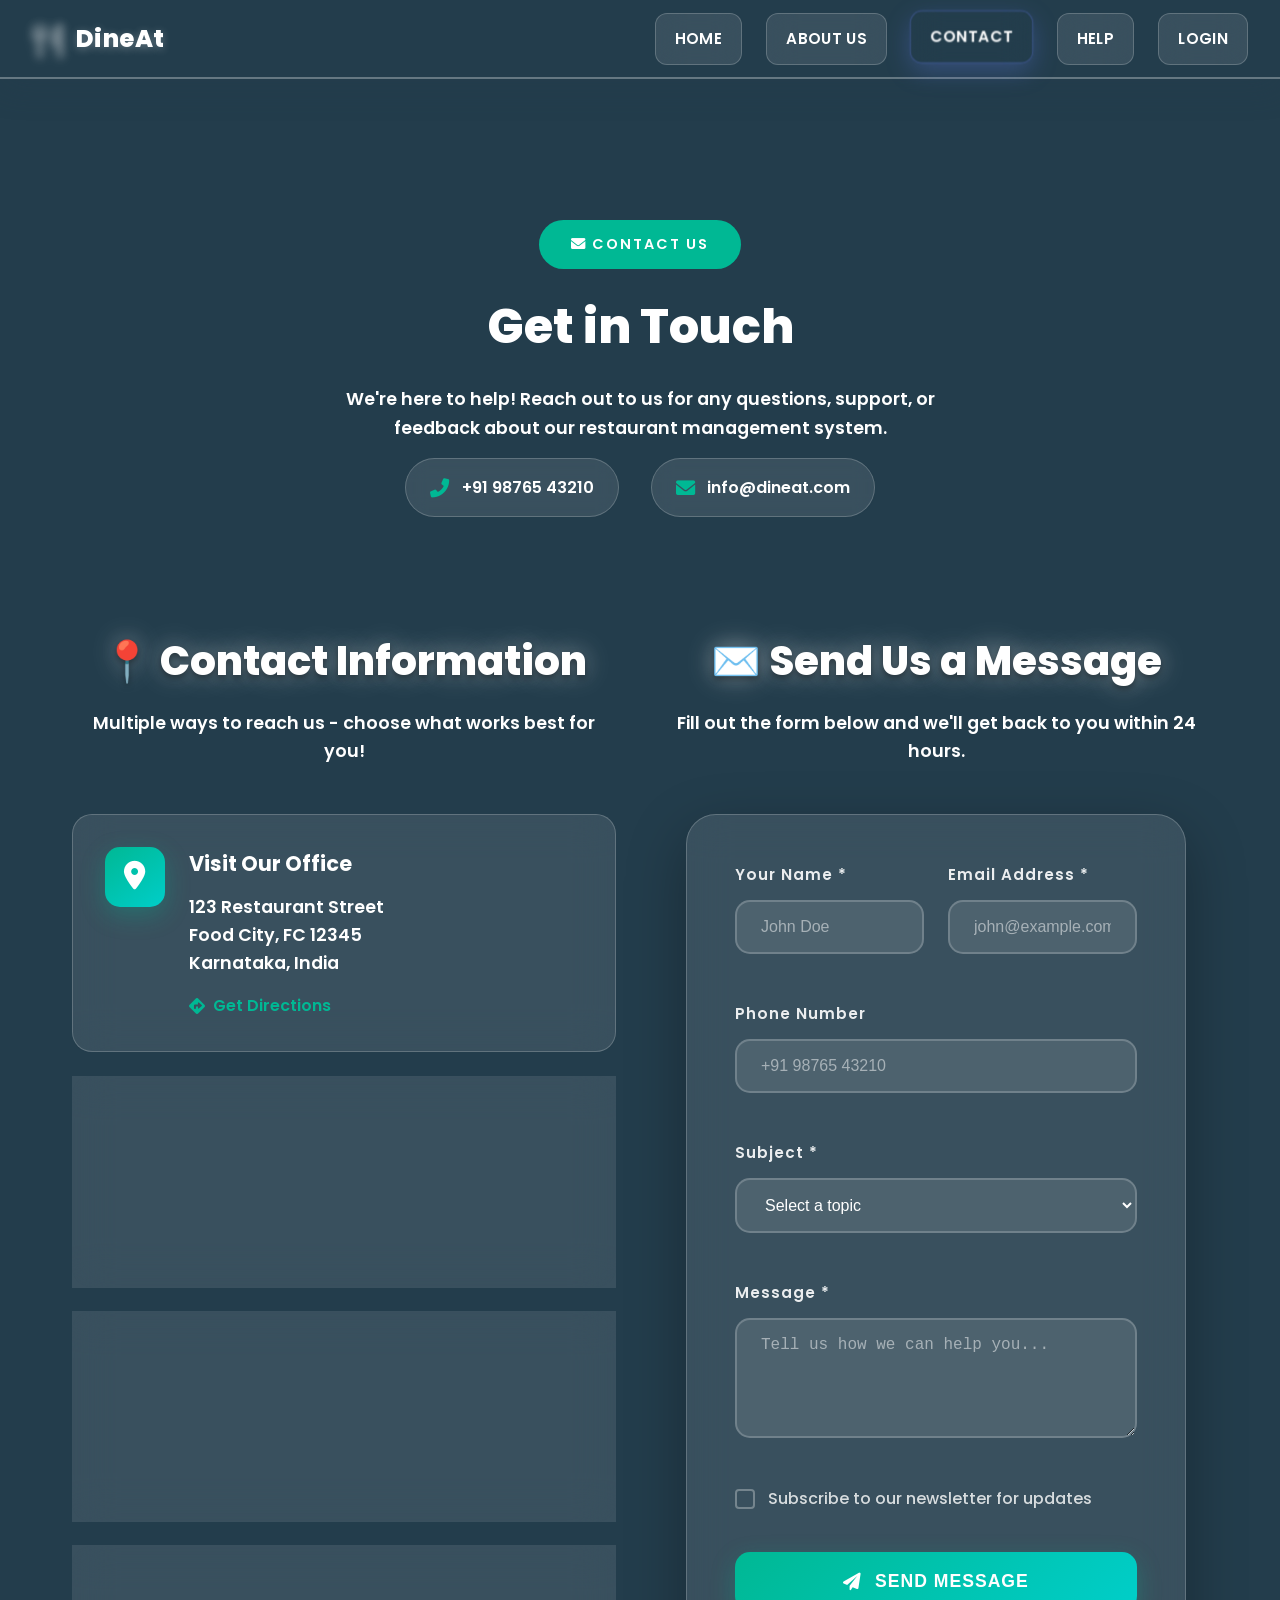
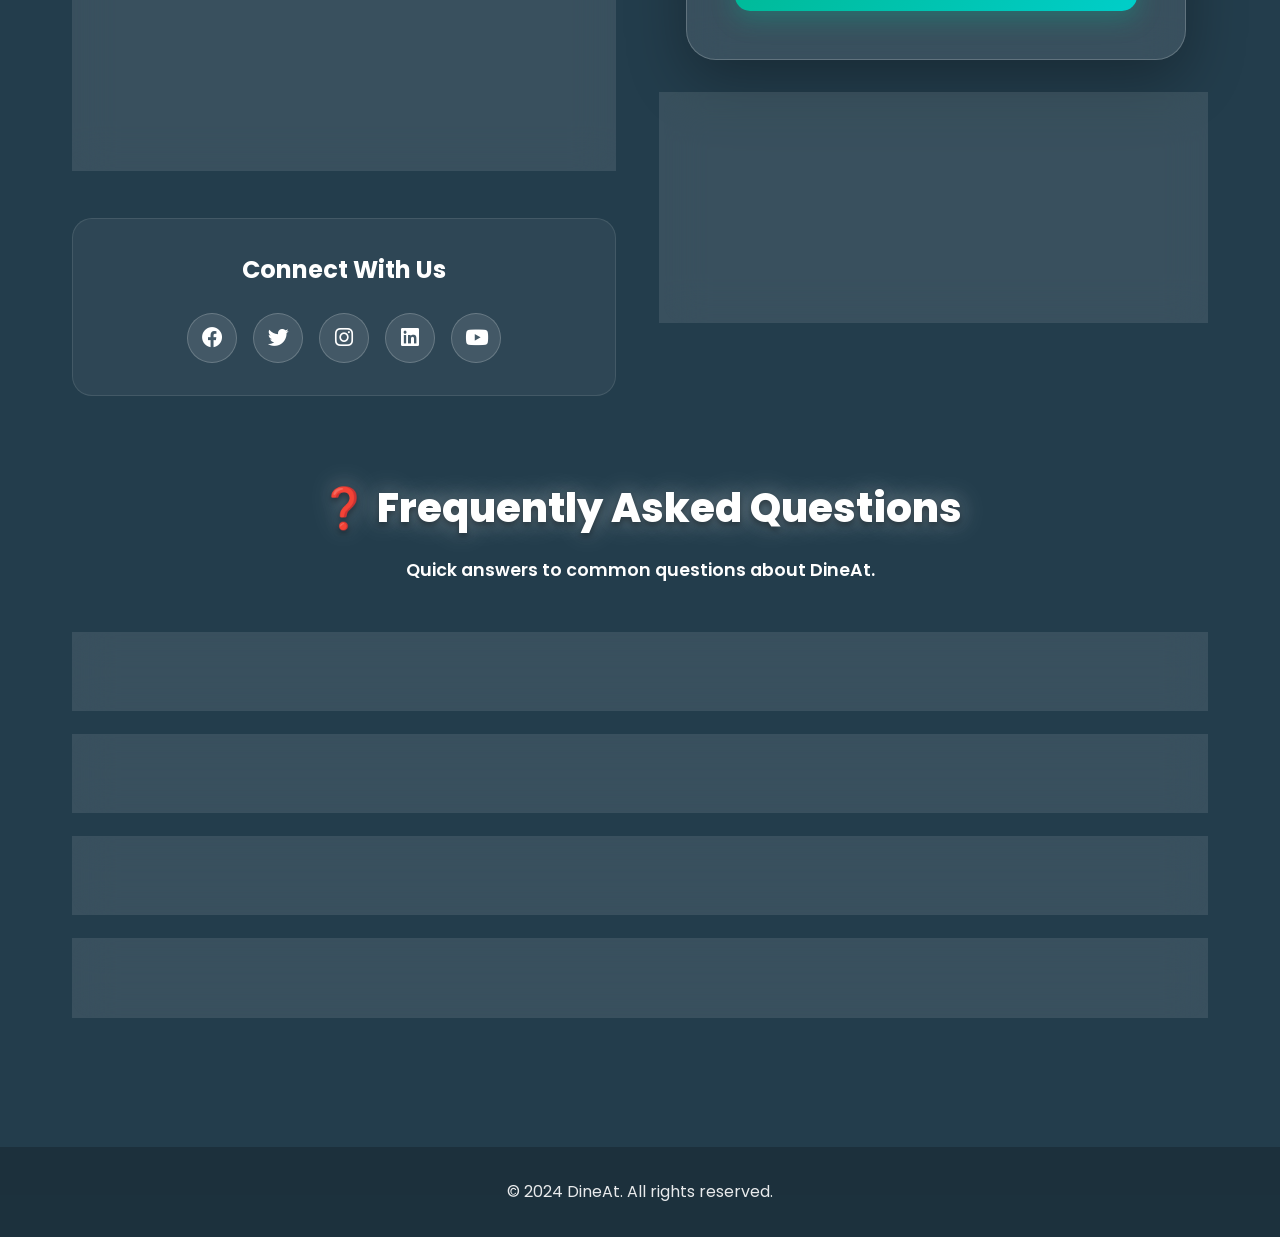
<file: contact.html>
<!DOCTYPE html>
<html lang="en">
<head>
    <meta charset="UTF-8">
    <meta name="viewport" content="width=device-width, initial-scale=1.0">
    <title>Contact Us - DineAt</title>
    <link rel="stylesheet" href="styles.css">
    <link href="https://cdnjs.cloudflare.com/ajax/libs/font-awesome/6.0.0/css/all.min.css" rel="stylesheet">
    <link href="https://fonts.googleapis.com/css2?family=Poppins:wght@300;400;500;600;700;800;900&family=Inter:wght@300;400;500;600;700;800;900&display=swap" rel="stylesheet">
</head>
<body>
    <header>
        <nav class="navbar">
            <div class="nav-container">
                <div class="logo">
                    <i class="fas fa-utensils"></i>
                    <span>DineAt</span>
                </div>
                <ul class="nav-menu">
                    <li><a href="index.html" class="nav-link">Home</a></li>
                    <li><a href="about.html" class="nav-link">About Us</a></li>
                    <li><a href="contact.html" class="nav-link active">Contact</a></li>
                    <li><a href="help.html" class="nav-link">Help</a></li>
                    <li><a href="login.html" class="nav-link">Login</a></li>
                </ul>
           
                <div class="hamburger">
                    <span class="bar"></span>
                    <span class="bar"></span>
                    <span class="bar"></span>
                </div>
            </div>
        </nav>
    </header>

    <main>
        <section class="contact-section">
            <div class="contact-hero">
                <div class="hero-content">
                    <div class="hero-badge">
                        <i class="fas fa-envelope"></i>
                        <span>CONTACT US</span>
                    </div>
                    <h1 class="main-title">Get in Touch</h1>
                    <p class="hero-subtitle">We're here to help! Reach out to us for any questions, support, or feedback about our restaurant management system.</p>
                    <div class="quick-contact">
                        <div class="quick-item">
                            <i class="fas fa-phone-alt"></i>
                            <span>+91 98765 43210</span>
                        </div>
                        <div class="quick-item">
                            <i class="fas fa-envelope"></i>
                            <span>info@dineat.com</span>
                        </div>
                    </div>
                </div>
            </div>
            
            <div class="container">
                <div class="contact-grid">
                    <div class="contact-info-section">
                        <div class="section-header">
                            <h2>📍 Contact Information</h2>
                            <p>Multiple ways to reach us - choose what works best for you!</p>
                        </div>
                        
                        <div class="contact-cards">
                            <div class="contact-card">
                                <div class="contact-icon">
                                    <i class="fas fa-map-marker-alt"></i>
                                </div>
                                <div class="contact-details">
                                    <h3>Visit Our Office</h3>
                                    <p>123 Restaurant Street<br>Food City, FC 12345<br>Karnataka, India</p>
                                    <a href="#" class="contact-link">
                                        <i class="fas fa-directions"></i>
                                        Get Directions
                                    </a>
                                </div>
                            </div>
                            
                            <div class="contact-card">
                                <div class="contact-icon">
                                    <i class="fas fa-phone-alt"></i>
                                </div>
                                <div class="contact-details">
                                    <h3>Call Us</h3>
                                    <p>+91 98765 43210<br>+91 87654 32109</p>
                                    <a href="tel:+919876543210" class="contact-link">
                                        <i class="fas fa-phone"></i>
                                        Call Now
                                    </a>
                                </div>
                            </div>
                            
                            <div class="contact-card">
                                <div class="contact-icon">
                                    <i class="fas fa-envelope"></i>
                                </div>
                                <div class="contact-details">
                                    <h3>Email Us</h3>
                                    <p>info@dineat.com<br>support@dineat.com</p>
                                    <a href="mailto:info@dineat.com" class="contact-link">
                                        <i class="fas fa-paper-plane"></i>
                                        Send Email
                                    </a>
                                </div>
                            </div>
                            
                            <div class="contact-card">
                                <div class="contact-icon">
                                    <i class="fas fa-clock"></i>
                                </div>
                                <div class="contact-details">
                                    <h3>Business Hours</h3>
                                    <p>Monday - Friday: 11:00 AM - 11:00 PM<br>Saturday - Sunday: 10:00 AM - 12:00 AM</p>
                                    <span class="status-badge">
                                        <i class="fas fa-circle"></i>
                                        Open Now
                                    </span>
                                </div>
                            </div>
                        </div>
                        
                        <div class="social-section">
                            <h3>Connect With Us</h3>
                            <div class="social-links">
                                <a href="#" class="social-link">
                                    <i class="fab fa-facebook"></i>
                                </a>
                                <a href="#" class="social-link">
                                    <i class="fab fa-twitter"></i>
                                </a>
                                <a href="#" class="social-link">
                                    <i class="fab fa-instagram"></i>
                                </a>
                                <a href="#" class="social-link">
                                    <i class="fab fa-linkedin"></i>
                                </a>
                                <a href="#" class="social-link">
                                    <i class="fab fa-youtube"></i>
                                </a>
                            </div>
                        </div>
                    </div>
                    
                    <div class="contact-form-section">
                        <div class="section-header">
                            <h2>✉️ Send Us a Message</h2>
                            <p>Fill out the form below and we'll get back to you within 24 hours.</p>
                        </div>
                        
                        <div class="form-container">
                            <form class="contact-form" onsubmit="event.preventDefault(); showNotification('Message sent successfully! We will get back to you soon!');">
                                <div class="form-row">
                                    <div class="form-group">
                                        <label for="name">Your Name *</label>
                                        <input type="text" id="name" name="name" placeholder="John Doe" required>
                                    </div>
                                    <div class="form-group">
                                        <label for="email">Email Address *</label>
                                        <input type="email" id="email" name="email" placeholder="john@example.com" required>
                                    </div>
                                </div>
                                
                                <div class="form-group">
                                    <label for="phone">Phone Number</label>
                                    <input type="tel" id="phone" name="phone" placeholder="+91 98765 43210">
                                </div>
                                
                                <div class="form-group">
                                    <label for="subject">Subject *</label>
                                    <select id="subject" name="subject" required>
                                        <option value="">Select a topic</option>
                                        <option value="general">General Inquiry</option>
                                        <option value="support">Technical Support</option>
                                        <option value="sales">Sales & Pricing</option>
                                        <option value="feedback">Feedback</option>
                                        <option value="partnership">Partnership</option>
                                        <option value="other">Other</option>
                                    </select>
                                </div>
                                
                                <div class="form-group">
                                    <label for="message">Message *</label>
                                    <textarea id="message" name="message" placeholder="Tell us how we can help you..." required></textarea>
                                </div>
                                
                                <div class="form-options">
                                    <div class="checkbox-group">
                                        <input type="checkbox" id="newsletter" name="newsletter">
                                        <label for="newsletter">
                                            <span class="checkmark"></span>
                                            Subscribe to our newsletter for updates
                                        </label>
                                    </div>
                                </div>
                                
                                <button type="submit" class="submit-btn">
                                    <i class="fas fa-paper-plane"></i>
                                    Send Message
                                </button>
                            </form>
                        </div>
                        
                        <div class="support-info">
                            <div class="support-card">
                                <div class="support-icon">
                                    <i class="fas fa-headset"></i>
                                </div>
                                <div class="support-content">
                                    <h4>Need Immediate Help?</h4>
                                    <p>Our support team is available 24/7 to assist you with any urgent matters.</p>
                                    <a href="tel:+919876543210" class="support-btn">
                                        <i class="fas fa-phone-alt"></i>
                                        Call Support
                                    </a>
                                </div>
                            </div>
                        </div>
                    </div>
                </div>
                
                <div class="faq-section">
                    <div class="section-header">
                        <h2>❓ Frequently Asked Questions</h2>
                        <p>Quick answers to common questions about DineAt.</p>
                    </div>
                    
                    <div class="faq-grid">
                        <div class="faq-item">
                            <div class="faq-question">
                                <h4>How do I get started with DineAt?</h4>
                                <i class="fas fa-chevron-down"></i>
                            </div>
                            <div class="faq-answer">
                                <p>Simply sign up for an account, choose your role (customer, kitchen staff, or admin), and start using our platform immediately.</p>
                            </div>
                        </div>
                        
                        <div class="faq-item">
                            <div class="faq-question">
                                <h4>Is DineAt available for mobile devices?</h4>
                                <i class="fas fa-chevron-down"></i>
                            </div>
                            <div class="faq-answer">
                                <p>Yes! DineAt is fully responsive and works seamlessly on all devices including smartphones, tablets, and desktops.</p>
                            </div>
                        </div>
                        
                        <div class="faq-item">
                            <div class="faq-question">
                                <h4>What payment methods do you accept?</h4>
                                <i class="fas fa-chevron-down"></i>
                            </div>
                            <div class="faq-answer">
                                <p>We accept all major credit/debit cards, UPI payments, digital wallets, and cash on delivery options.</p>
                            </div>
                        </div>
                        
                        <div class="faq-item">
                            <div class="faq-question">
                                <h4>How secure is my data on DineAt?</h4>
                                <i class="fas fa-chevron-down"></i>
                            </div>
                            <div class="faq-answer">
                                <p>We use industry-standard encryption and security measures to protect your data. All transactions are PCI compliant.</p>
                            </div>
                        </div>
                    </div>
                </div>
            </div>
        </section>
    </main>

    <footer>
        <div class="container">
            <p>&copy; 2024 DineAt. All rights reserved.</p>
        </div>
    </footer>

    <script src="script.js"></script>
    
    <script>
        // FAQ Accordion Functionality
        document.addEventListener('DOMContentLoaded', function() {
            const faqItems = document.querySelectorAll('.faq-item');
            
            faqItems.forEach(item => {
                const question = item.querySelector('.faq-question');
                const answer = item.querySelector('.faq-answer');
                
                question.addEventListener('click', function() {
                    // Close all other FAQ items
                    faqItems.forEach(otherItem => {
                        if (otherItem !== item) {
                            otherItem.classList.remove('active');
                        }
                    });
                    
                    // Toggle current FAQ item
                    item.classList.toggle('active');
                });
            });
            
            // Form validation and submission
            const contactForm = document.querySelector('.contact-form');
            if (contactForm) {
                contactForm.addEventListener('submit', function(e) {
                    e.preventDefault();
                    
                    // Get form values
                    const formData = {
                        name: document.getElementById('name').value,
                        email: document.getElementById('email').value,
                        phone: document.getElementById('phone').value,
                        subject: document.getElementById('subject').value,
                        message: document.getElementById('message').value,
                        newsletter: document.getElementById('newsletter').checked
                    };
                    
                    // Basic validation
                    if (!formData.name || !formData.email || !formData.subject || !formData.message) {
                        showNotification('Please fill in all required fields!');
                        return;
                    }
                    
                    // Email validation
                    const emailRegex = /^[^\s@]+@[^\s@]+\.[^\s@]+$/;
                    if (!emailRegex.test(formData.email)) {
                        showNotification('Please enter a valid email address!');
                        return;
                    }
                    
                    // Simulate form submission
                    showNotification('Message sent successfully! We will get back to you soon!');
                    
                    // Reset form
                    contactForm.reset();
                });
            }
            
            // Phone number formatting
            const phoneInput = document.getElementById('phone');
            if (phoneInput) {
                phoneInput.addEventListener('input', function(e) {
                    let value = e.target.value.replace(/\D/g, '');
                    if (value.length > 10) {
                        value = value.slice(0, 10);
                    }
                    
                    // Format as +91 XXXXX XXXXX
                    if (value.length > 0) {
                        if (value.length <= 5) {
                            e.target.value = '+91 ' + value;
                        } else {
                            e.target.value = '+91 ' + value.slice(0, 5) + ' ' + value.slice(5);
                        }
                    } else {
                        e.target.value = '';
                    }
                });
            }
        });
    </script>
    
    <style>
        * {
            margin: 0;
            padding: 0;
            box-sizing: border-box;
        }
        
        body {
            font-family: 'Poppins', 'Inter', sans-serif;
            line-height: 1.6;
            color: #000000;
            background-color: #233D4C;
            overflow-x: hidden;
        }
        
        /* Contact Section */
        .contact-section {
            padding: 100px 0 50px;
            min-height: 100vh;
            background-color:  #233D4C;
            position: relative;
        }
        
        .contact-section::before {
            content: '';
            position: absolute;
            top: 0;
            left: 0;
            right: 0;
            bottom: 0;
            background-color: #233D4C;
            pointer-events: none;
        }
        
        /* Black text styling for all elements */
        .contact-section h1,
        .contact-section h2,
        .contact-section h3,
        .contact-section h4,
        .contact-section p,
        .contact-section li,
        .contact-section span,
        .contact-section div {
            color: white !important;
            font-weight: 600;
        }
        
        .contact-section h1 {
            font-size: 3rem;
            font-weight: 800;
            color: white !important;
                        margin-bottom: 2rem;
        }
        
        .contact-section h2 {
            font-size: 2.5rem;
            font-weight: 700;
            color: white !important;
                        margin-bottom: 1.5rem;
        }
        
        .contact-section h3 {
            font-size: 2rem;
            font-weight: 700;
            color: white !important;
                        margin-bottom: 1rem;
        }
        
        .contact-section p {
            font-size: 1.1rem;
            font-weight: 600;
            color: white !important;
                        margin-bottom: 1rem;
        }
        
        /* Hero Section */
        .contact-hero {
            padding: 120px 0 80px;
            text-align: center;
            position: relative;
            z-index: 1;
        }
        
        .hero-content {
            max-width: 800px;
            margin: 0 auto;
            animation: fadeInUp 1s ease-out;
        }
        
        .hero-badge {
            display: inline-block;
            background: #00b894;
            color: white;
            padding: 0.8rem 2rem;
            border-radius: 50px;
            font-size: 0.9rem;
            font-weight: 700;
            text-transform: uppercase;
            letter-spacing: 2px;
            margin-bottom: 2rem;
        }
        
        .main-title {
            font-size: 4rem;
            font-weight: 900;
            color: white;
            margin-bottom: 1.5rem;
            line-height: 1.1;
        }
       
        .hero-subtitle {
            font-size: 1.3rem;
            color: rgba(255, 255, 255, 0.9);
            margin-bottom: 3rem;
            max-width: 600px;
            margin-left: auto;
            margin-right: auto;
        }
        
        .quick-contact {
            display: flex;
            justify-content: center;
            gap: 2rem;
            margin-bottom: 2rem;
        }
        
        .quick-item {
            background: rgba(255, 255, 255, 0.1);
            backdrop-filter: blur(10px);
            padding: 1rem 1.5rem;
            border-radius: 50px;
            display: flex;
            align-items: center;
            gap: 0.8rem;
            border: 1px solid rgba(255, 255, 255, 0.2);
            transition: all 0.3s ease;
        }
        
        .quick-item:hover {
            transform: translateY(-3px);
            background: rgba(255, 255, 255, 0.15);
        }
        
        .quick-item i {
            color: #00b894;
            font-size: 1.2rem;
        }
        
        .quick-item span {
            color: white;
            font-weight: 600;
        }
        
      
        /* Container */
        .container {
            max-width: 1200px;
            margin: 0 auto;
            padding: 0 2rem;
            position: relative;
            z-index: 1;
        }
        
        /* Contact Grid */
        .contact-grid {
            display: grid;
            grid-template-columns: 1fr 1fr;
            gap: 3rem;
            margin-bottom: 5rem;
        }
        
        /* Section Headers */
        .section-header {
            text-align: center;
            margin-bottom: 3rem;
        }
        
        .section-header h2 {
            font-size: 2.5rem;
            font-weight: 800;
            color: white;
            margin-bottom: 1rem;
            
        }
        
        .section-header p {
            color: rgba(255, 255, 255, 0.8);
            font-size: 1.1rem;
            max-width: 600px;
            margin: 0 auto;
        }
        
        /* Contact Cards */
        .contact-cards {
            display: grid;
            gap: 1.5rem;
            margin-bottom: 3rem;
        }
        
        .contact-card {
            background: rgba(255, 255, 255, 0.1);
            backdrop-filter: blur(20px);
            border-radius: 20px;
            padding: 2rem;
            border: 1px solid rgba(255, 255, 255, 0.2);
            transition: all 0.4s cubic-bezier(0.25, 0.46, 0.45, 0.94);
            position: relative;
            overflow: hidden;
            display: flex;
            gap: 1.5rem;
            align-items: flex-start;
        }
        
        .contact-card::before {
            content: '';
            position: absolute;
            top: 0;
            left: 0;
            right: 0;
            height: 4px;
            background: linear-gradient(90deg, #00b894, #00cec9, #55efc4);
            transform: scaleX(0);
            transition: transform 0.3s ease;
        }
        
        .contact-card:hover::before {
            transform: scaleX(1);
        }
        
        .contact-card:hover {
            transform: translateY(-8px) scale(1.02);
            box-shadow: 0 15px 40px rgba(0, 0, 0, 0.2);
        }
        
        .contact-icon {
            width: 60px;
            height: 60px;
            background: linear-gradient(145deg, #00b894, #00cec9);
            border-radius: 15px;
            display: flex;
            align-items: center;
            justify-content: center;
            flex-shrink: 0;
            box-shadow: 0 8px 25px rgba(0, 184, 148, 0.3);
            transition: all 0.3s ease;
        }
        
        .contact-card:hover .contact-icon {
            transform: rotate(10deg) scale(1.1);
        }
        
        .contact-icon i {
            font-size: 1.8rem;
            color: white;
        }
        
        .contact-details {
            flex: 1;
        }
        
        .contact-details h3 {
            font-size: 1.3rem;
            font-weight: 700;
            color: white;
            margin-bottom: 0.8rem;
        }
        
        .contact-details p {
            color: rgba(255, 255, 255, 0.8);
            line-height: 1.6;
            margin-bottom: 1rem;
        }
        
        .contact-link {
            display: inline-flex;
            align-items: center;
            gap: 0.5rem;
            color: #00b894;
            text-decoration: none;
            font-weight: 600;
            transition: all 0.3s ease;
        }
        
        .contact-link:hover {
            color: #00cec9;
            transform: translateX(5px);
        }
        
        .status-badge {
            display: inline-flex;
            align-items: center;
            gap: 0.5rem;
            background: rgba(0, 255, 0, 0.2);
            color: #00ff00;
            padding: 0.5rem 1rem;
            border-radius: 50px;
            font-size: 0.85rem;
            font-weight: 600;
            border: 1px solid rgba(0, 255, 0, 0.3);
        }
        
        .status-badge i {
            font-size: 0.8rem;
            animation: pulse 2s infinite;
        }
        
       
        
        /* Social Section */
        .social-section {
            text-align: center;
            padding: 2rem;
            background: rgba(255, 255, 255, 0.05);
            border-radius: 20px;
            border: 1px solid rgba(255, 255, 255, 0.1);
        }
        
        .social-section h3 {
            font-size: 1.5rem;
            font-weight: 700;
            color: white;
            margin-bottom: 1.5rem;
        }
        
        .social-links {
            display: flex;
            justify-content: center;
            gap: 1rem;
        }
        
        .social-link {
            width: 50px;
            height: 50px;
            background: rgba(255, 255, 255, 0.1);
            border-radius: 50%;
            display: flex;
            align-items: center;
            justify-content: center;
            color: white;
            text-decoration: none;
            transition: all 0.3s ease;
            border: 1px solid rgba(255, 255, 255, 0.2);
        }
        
        .social-link:hover {
            background: rgba(255, 255, 255, 0.2);
            transform: translateY(-5px) scale(1.1);
        }
        
        .social-link i {
            font-size: 1.3rem;
        }
        
        /* Form Section */
        .form-container {
            background: rgba(255, 255, 255, 0.1);
            backdrop-filter: blur(20px);
            border-radius: 30px;
            padding: 3rem;
            border: 1px solid rgba(255, 255, 255, 0.2);
            box-shadow: 0 20px 60px rgba(0, 0, 0, 0.3);
            margin-bottom: 2rem;
        }
        
        .contact-form {
            display: flex;
            flex-direction: column;
            gap: 1.5rem;
        }
        
        .form-row {
            display: grid;
            grid-template-columns: 1fr 1fr;
            gap: 1.5rem;
        }
        
        .form-group {
            display: flex;
            flex-direction: column;
        }
        
        .form-group label {
            color: rgba(255, 255, 255, 0.9);
            font-weight: 600;
            margin-bottom: 0.8rem;
            font-size: 0.95rem;
            
            letter-spacing: 1px;
        }
        
        .form-group input,
        .form-group select,
        .form-group textarea {
            padding: 1rem 1.5rem;
            background: rgba(255, 255, 255, 0.1);
            border: 2px solid rgba(255, 255, 255, 0.2);
            border-radius: 15px;
            color: white;
            font-size: 1rem;
            font-weight: 500;
            transition: all 0.3s ease;
            outline: none;
        }
        
        .form-group input::placeholder,
        .form-group textarea::placeholder {
            color: rgba(255, 255, 255, 0.5);
        }
        
        .form-group input:focus,
        .form-group select:focus,
        .form-group textarea:focus {
            border-color: #00b894;
            background: rgba(255, 255, 255, 0.15);
            box-shadow: 0 0 0 4px rgba(0, 184, 148, 0.2);
            transform: translateY(-2px);
        }
        
        .form-group select {
            cursor: pointer;
        }
        
        .form-group select option {
            background: #2c3e50;
            color: white;
        }
        
        .form-group textarea {
            resize: vertical;
            min-height: 120px;
        }
        
        .form-options {
            margin-bottom: 1rem;
        }
        
        .checkbox-group {
            display: flex;
            align-items: center;
            gap: 0.8rem;
        }
        
        .checkbox-group input[type="checkbox"] {
            display: none;
        }
        
        .checkbox-group label {
            display: flex;
            align-items: center;
            gap: 0.8rem;
            color: rgba(255, 255, 255, 0.8);
            cursor: pointer;
            font-weight: 500;
        }
        
        .checkmark {
            width: 20px;
            height: 20px;
            border: 2px solid rgba(255, 255, 255, 0.3);
            border-radius: 4px;
            position: relative;
            transition: all 0.3s ease;
        }
        
        .checkbox-group input[type="checkbox"]:checked + label .checkmark {
            background: #00b894;
            border-color: #00b894;
        }
        
        .checkbox-group input[type="checkbox"]:checked + label .checkmark::after {
            content: '✓';
            position: absolute;
            top: 50%;
            left: 50%;
            transform: translate(-50%, -50%);
            color: white;
            font-size: 12px;
        }
        
        .submit-btn {
            padding: 1.2rem 2rem;
            background: linear-gradient(135deg, #00b894, #00cec9);
            color: white;
            border: none;
            border-radius: 15px;
            font-size: 1.1rem;
            font-weight: 700;
            cursor: pointer;
            transition: all 0.3s ease;
            display: flex;
            align-items: center;
            justify-content: center;
            gap: 0.8rem;
            text-transform: uppercase;
            letter-spacing: 1px;
            box-shadow: 0 8px 25px rgba(0, 184, 148, 0.3);
        }
        
        .submit-btn:hover {
            transform: translateY(-3px);
            box-shadow: 0 12px 35px rgba(0, 184, 148, 0.4);
        }
        
        /* Support Info */
        .support-info {
            margin-top: 2rem;
        }
        
        .support-card {
            background: rgba(255, 255, 255, 0.1);
            backdrop-filter: blur(20px);
            border-radius: 20px;
            padding: 2rem;
            border: 1px solid rgba(255, 255, 255, 0.2);
            display: flex;
            gap: 1.5rem;
            align-items: center;
            transition: all 0.3s ease;
        }
        
        .support-card:hover {
            transform: translateY(-5px);
            background: rgba(255, 255, 255, 0.15);
        }
        
        .support-icon {
            width: 60px;
            height: 60px;
            background: linear-gradient(145deg, #e74c3c, #c0392b);
            border-radius: 15px;
            display: flex;
            align-items: center;
            justify-content: center;
            flex-shrink: 0;
            box-shadow: 0 8px 25px rgba(231, 76, 60, 0.3);
        }
        
        .support-icon i {
            font-size: 1.8rem;
            color: white;
        }
        
        .support-content h4 {
            font-size: 1.3rem;
            font-weight: 700;
            color: white;
            margin-bottom: 0.5rem;
        }
        
        .support-content p {
            color: rgba(255, 255, 255, 0.8);
            margin-bottom: 1rem;
        }
        
        .support-btn {
            display: inline-flex;
            align-items: center;
            gap: 0.5rem;
            background: linear-gradient(135deg, #e74c3c, #c0392b);
            color: white;
            text-decoration: none;
            padding: 0.8rem 1.5rem;
            border-radius: 50px;
            font-weight: 600;
            transition: all 0.3s ease;
            box-shadow: 0 5px 15px rgba(231, 76, 60, 0.3);
        }
        
        .support-btn:hover {
            transform: translateY(-2px);
            box-shadow: 0 8px 25px rgba(231, 76, 60, 0.4);
        }
        
        /* FAQ Section */
        .faq-section {
            margin-bottom: 5rem;
        }
        
        .faq-grid {
            display: grid;
            gap: 1.5rem;
            margin-top: 2rem;
        }
        
        .faq-item {
            background: rgba(255, 255, 255, 0.1);
            backdrop-filter: blur(20px);
            border-radius: 20px;
            border: 1px solid rgba(255, 255, 255, 0.2);
            overflow: hidden;
            transition: all 0.3s ease;
        }
        
        .faq-item:hover {
            transform: translateY(-3px);
            background: rgba(255, 255, 255, 0.15);
        }
        
        .faq-question {
            padding: 1.5rem;
            display: flex;
            justify-content: space-between;
            align-items: center;
            cursor: pointer;
            transition: all 0.3s ease;
        }
        
        .faq-question:hover {
            background: rgba(255, 255, 255, 0.05);
        }
        
        .faq-question h4 {
            font-size: 1.1rem;
            font-weight: 600;
            color: white;
        }
        
        .faq-question i {
            color: #00b894;
            font-size: 1.2rem;
            transition: transform 0.3s ease;
        }
        
        .faq-item.active .faq-question i {
            transform: rotate(180deg);
        }
        
        .faq-answer {
            padding: 0 1.5rem;
            max-height: 0;
            overflow: hidden;
            transition: all 0.3s ease;
        }
        
        .faq-item.active .faq-answer {
            padding: 0 1.5rem 1.5rem;
            max-height: 200px;
        }
        
        .faq-answer p {
            color: rgba(255, 255, 255, 0.8);
            line-height: 1.6;
        }
        
        /* Footer */
        footer {
            background: rgba(0, 0, 0, 0.2);
            color: white;
            padding: 2rem 0;
            text-align: center;
            position: relative;
        }
        
        /* Responsive */
        @media (max-width: 768px) {
            .main-title {
                font-size: 3rem;
            }
            
            .hero-subtitle {
                font-size: 1.1rem;
            }
            
            .quick-contact {
                flex-direction: column;
                gap: 1rem;
            }
            
            .contact-grid {
                grid-template-columns: 1fr;
                gap: 2rem;
            }
            
            .form-row {
                grid-template-columns: 1fr;
                gap: 1rem;
            }
            
            .contact-card {
                flex-direction: column;
                text-align: center;
            }
            
            .support-card {
                flex-direction: column;
                text-align: center;
            }
            
            .social-links {
                flex-wrap: wrap;
            }
        }
    </style>
    
    <style>
        /* Hamburger Menu Styles - Contact Page Specific */
        .hamburger {
            display: none;
            cursor: pointer;
            background: none;
            border: none;
            padding: 0.5rem;
            z-index: 1001;
        }
        
        .bar {
            display: block;
            width: 25px;
            height: 3px;
            margin: 5px auto;
            background-color: white;
            border-radius: 2px;
            transition: all 0.3s ease-in-out;
        }
        
        .hamburger.active .bar:nth-child(1) {
            transform: translateY(8px) rotate(45deg);
        }
        
        .hamburger.active .bar:nth-child(2) {
            opacity: 0;
        }
        
        .hamburger.active .bar:nth-child(3) {
            transform: translateY(-8px) rotate(-45deg);
        }
        
        /* Mobile Navigation */
        @media (max-width: 768px) {
            .hamburger {
                display: block !important;
            }
            
            .nav-menu {
                position: fixed;
                left: -100%;
                top: 60px;
                flex-direction: column;
                background-color: #233d4c;
                width: 100%;
                text-align: center;
                transition: 0.3s;
                box-shadow: 0 10px 27px rgba(0, 0, 0, 0.05);
                padding: 2rem 0;
                gap: 0;
            }
            
            .nav-menu.active {
                left: 0;
            }
            
            .nav-menu li {
                margin: 1rem 0;
            }
            
            .nav-link {
                color: white !important;
                font-size: 1.1rem;
                padding: 1rem 2rem !important;
            }
        }
        
        /* Mobile Responsive - Hamburger Menu */
        @media (max-width: 768px) {
            .hamburger {
                display: block;
                cursor: pointer;
                background: none;
                border: none;
                padding: 0.5rem;
                z-index: 1000;
            }

            .hamburger .bar {
                display: block;
                width: 25px;
                height: 3px;
                margin: 5px auto;
                transition: all 0.3s ease-in-out;
                background-color: white;
                border-radius: 2px;
            }

            .hamburger.active .bar:nth-child(1) {
                transform: translateY(8px) rotate(45deg);
            }

            .hamburger.active .bar:nth-child(2) {
                opacity: 0;
            }

            .hamburger.active .bar:nth-child(3) {
                transform: translateY(-8px) rotate(-45deg);
            }
            
            .nav-menu {
                position: fixed;
                left: -100%;
                top: 70px;
                flex-direction: column;
                background-color: #233d4c;
                width: 100%;
                text-align: center;
                transition: 0.3s;
                box-shadow: 0 10px 27px rgba(0, 0, 0, 0.05);
                padding: 2rem 0;
                gap: 0;
            }
            
            .nav-menu.active {
                left: 0;
            }
            
            .nav-menu li {
                margin: 1rem 0;
            }
            
            .nav-link {
                color: white !important;
                font-size: 1.1rem;
            }
        }
    </style>
    
    <script src="script.js"></script>
    
    <script>
        // Direct hamburger menu functionality for contact page
        document.addEventListener('DOMContentLoaded', function() {
            const hamburger = document.querySelector('.hamburger');
            const navMenu = document.querySelector('.nav-menu');
            
            if (hamburger && navMenu) {
                hamburger.addEventListener('click', function() {
                    hamburger.classList.toggle('active');
                    navMenu.classList.toggle('active');
                });
                
                // Close mobile menu when clicking on a link
                document.querySelectorAll('.nav-link').forEach(link => {
                    link.addEventListener('click', function() {
                        hamburger.classList.remove('active');
                        navMenu.classList.remove('active');
                    });
                });
                
                // Close mobile menu when clicking outside
                document.addEventListener('click', function(event) {
                    if (!hamburger.contains(event.target) && !navMenu.contains(event.target)) {
                        hamburger.classList.remove('active');
                        navMenu.classList.remove('active');
                    }
                });
            }
        });
    </script>
</body>
</html>
</file>
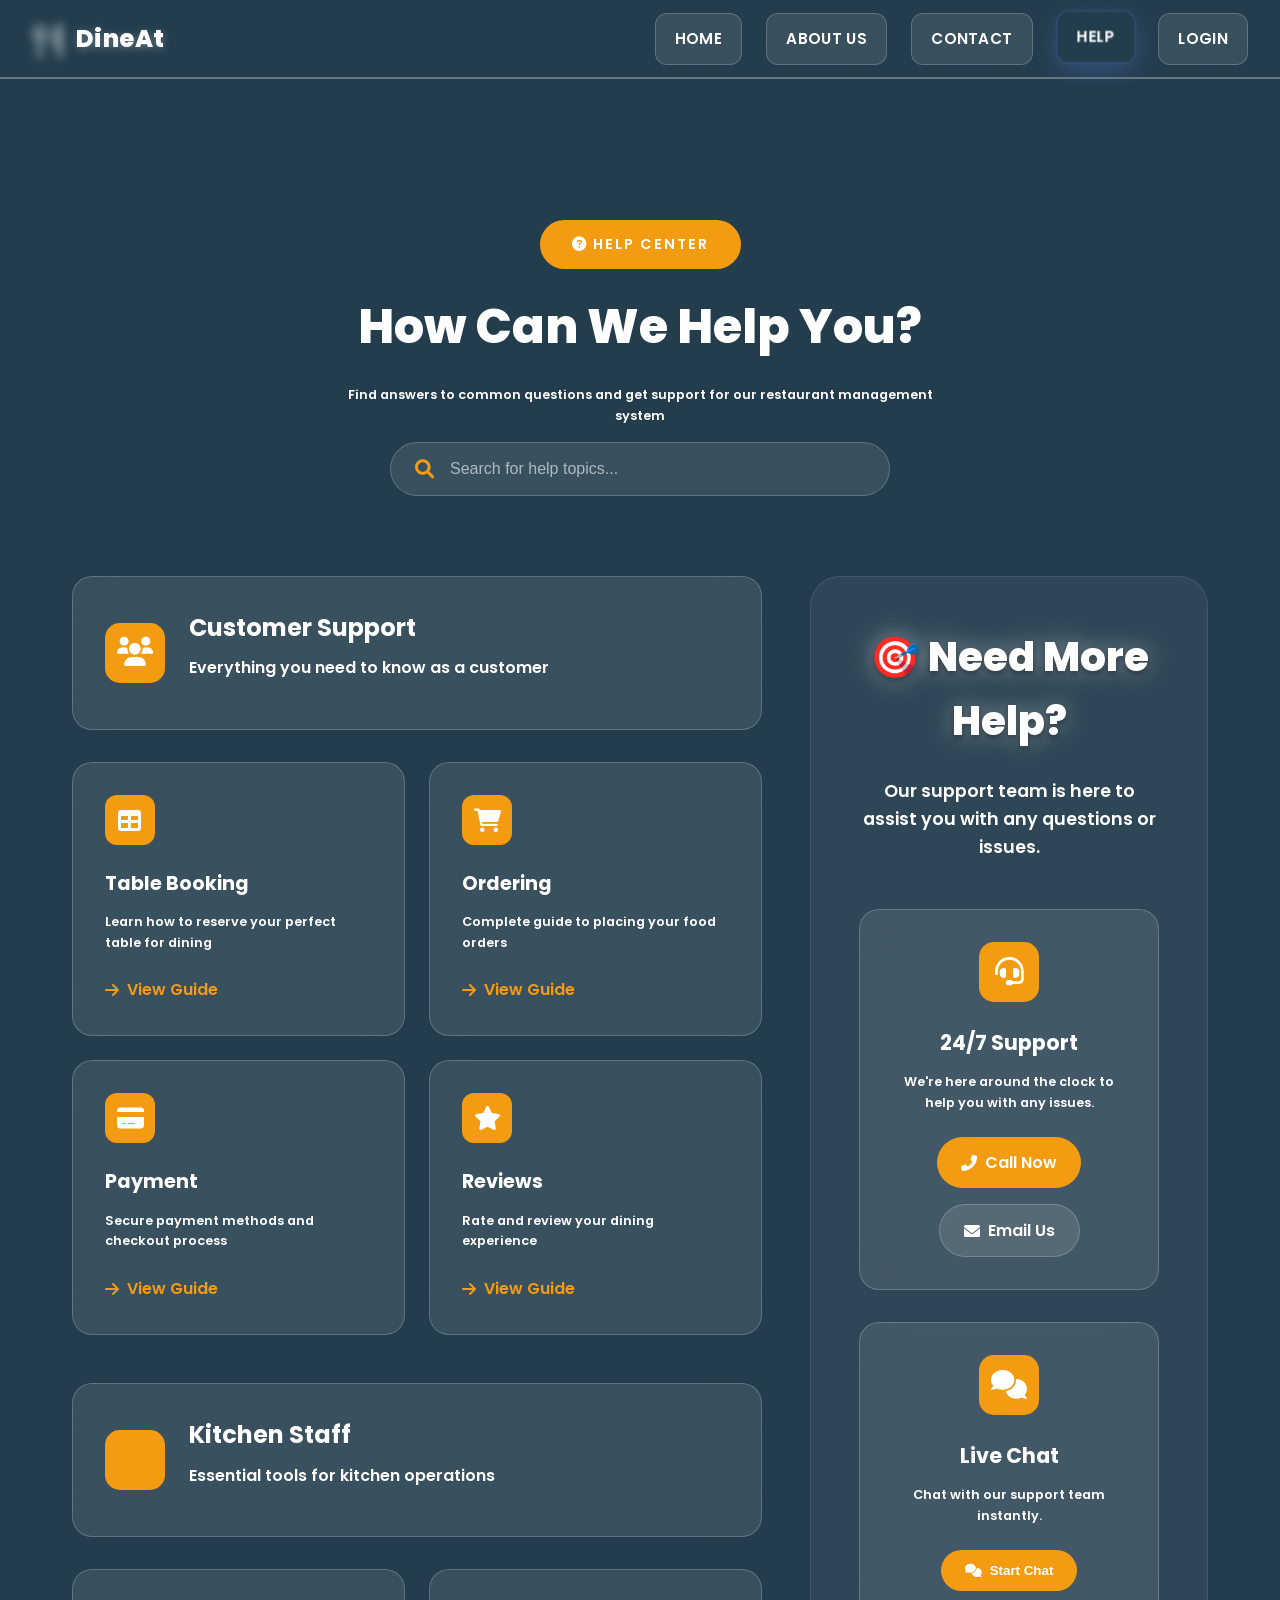
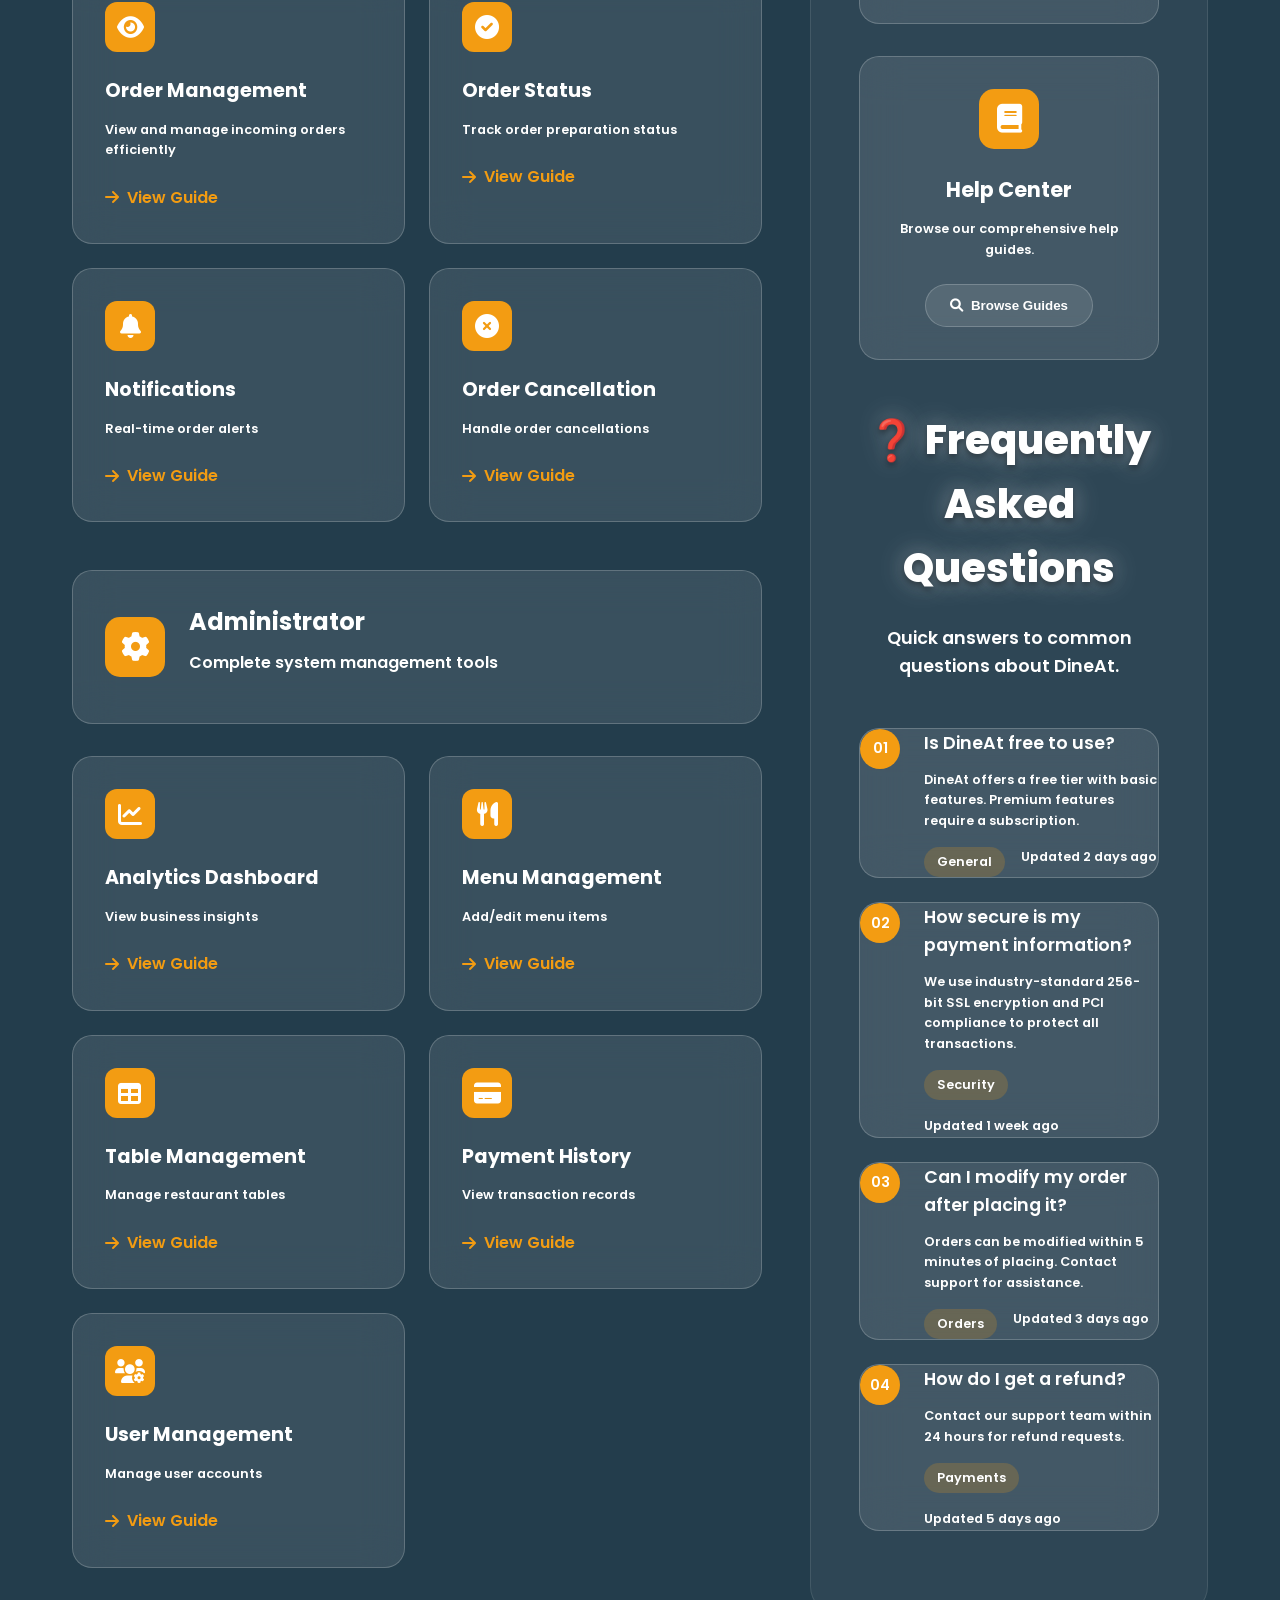
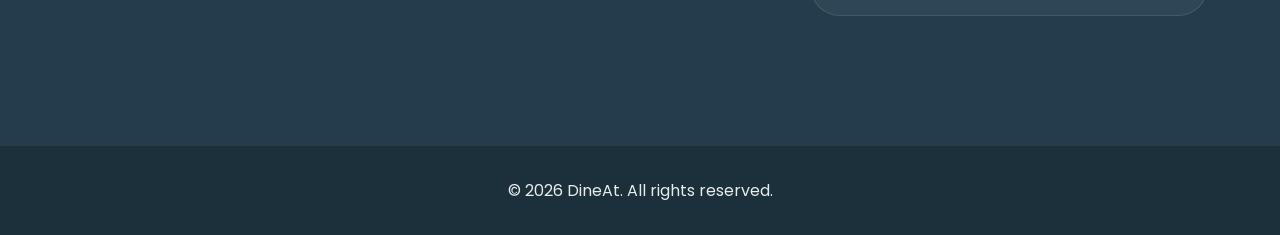
<file: help.html>
<!DOCTYPE html>
<html lang="en">

<head>
    <meta charset="UTF-8">
    <meta name="viewport" content="width=device-width, initial-scale=1.0">
    <title>Help Center - DineAt</title>
    <link rel="stylesheet" href="styles.css">
    <link href="https://cdnjs.cloudflare.com/ajax/libs/font-awesome/6.0.0/css/all.min.css" rel="stylesheet">
    <link
        href="https://fonts.googleapis.com/css2?family=Poppins:wght@300;400;500;600;700;800;900&family=Inter:wght@300;400;500;600;700;800;900&display=swap"
        rel="stylesheet">
</head>

<body>
    <header>
        <nav class="navbar">
            <div class="nav-container">
                <div class="logo">
                    <i class="fas fa-utensils"></i>
                    <span>DineAt</span>
                </div>
                <ul class="nav-menu">
                    <li><a href="index.html" class="nav-link">Home</a></li>
                    <li><a href="about.html" class="nav-link">About Us</a></li>
                    <li><a href="contact.html" class="nav-link">Contact</a></li>
                    <li><a href="help.html" class="nav-link active">Help</a></li>
                    <li><a href="login.html" class="nav-link">Login</a></li>
                </ul>

                <div class="hamburger">
                    <span class="bar"></span>
                    <span class="bar"></span>
                    <span class="bar"></span>
                </div>
            </div>
        </nav>
    </header>

    <main>
        <section class="help-section">
            <div class="help-hero">
                <div class="hero-content">
                    <div class="hero-badge">
                        <i class="fas fa-question-circle"></i>
                        <span>HELP CENTER</span>
                    </div>
                    <h1  class="main-title">How Can We Help You?</h2>
                    <p class="hero-subtitle">Find answers to common questions and get support for our restaurant
                        management system</p>
                    <div class="search-bar">
                        <div class="search-container">
                            <i class="fas fa-search"></i>
                            <input type="text" id="search-input" placeholder="Search for help topics..."
                                onkeyup="filterHelp()">
                        </div>
                    </div>
                </div>
            </div>

            <div class="container">
                <div class="help-grid">
                    <div class="help-categories">
                        <div class="category-header">
                            <div class="category-icon">
                                <i class="fas fa-users"></i>
                            </div>
                            <div class="category-content">
                                <h2>Customer Support</h2>
                                <p>Everything you need to know as a customer</p>
                            </div>
                        </div>

                        <div class="category-cards">
                            <div class="help-card customer-card">
                                <div class="card-icon">
                                    <i class="fas fa-table"></i>
                                </div>
                                <div class="card-content">
                                    <h3>Table Booking</h3>
                                    <p>Learn how to reserve your perfect table for dining</p>
                                    <a href="#" class="card-link">
                                        <i class="fas fa-arrow-right"></i>
                                        View Guide
                                    </a>
                                </div>
                            </div>

                            <div class="help-card customer-card">
                                <div class="card-icon">
                                    <i class="fas fa-shopping-cart"></i>
                                </div>
                                <div class="card-content">
                                    <h3>Ordering</h3>
                                    <p>Complete guide to placing your food orders</p>
                                    <a href="#" class="card-link">
                                        <i class="fas fa-arrow-right"></i>
                                        View Guide
                                    </a>
                                </div>
                            </div>

                            <div class="help-card customer-card">
                                <div class="card-icon">
                                    <i class="fas fa-credit-card"></i>
                                </div>
                                <div class="card-content">
                                    <h3>Payment</h3>
                                    <p>Secure payment methods and checkout process</p>
                                    <a href="#" class="card-link">
                                        <i class="fas fa-arrow-right"></i>
                                        View Guide
                                    </a>
                                </div>
                            </div>

                            <div class="help-card customer-card">
                                <div class="card-icon">
                                    <i class="fas fa-star"></i>
                                </div>
                                <div class="card-content">
                                    <h3>Reviews</h3>
                                    <p>Rate and review your dining experience</p>
                                    <a href="#" class="card-link">
                                        <i class="fas fa-arrow-right"></i>
                                        View Guide
                                    </a>
                                </div>
                            </div>
                        </div>

                        <div class="category-header">
                            <div class="category-icon">
                                <i class="fas fa-chef-hat"></i>
                            </div>
                            <div class="category-content">
                                <h2>Kitchen Staff</h2>
                                <p>Essential tools for kitchen operations</p>
                            </div>
                        </div>

                        <div class="category-cards">
                            <div class="help-card kitchen-card">
                                <div class="card-icon">
                                    <i class="fas fa-eye"></i>
                                </div>
                                <div class="card-content">
                                    <h3>Order Management</h3>
                                    <p>View and manage incoming orders efficiently</p>
                                    <a href="#" class="card-link">
                                        <i class="fas fa-arrow-right"></i>
                                        View Guide
                                    </a>
                                </div>
                            </div>

                            <div class="help-card kitchen-card">
                                <div class="card-icon">
                                    <i class="fas fa-check-circle"></i>
                                </div>
                                <div class="card-content">
                                    <h3>Order Status</h3>
                                    <p>Track order preparation status</p>
                                    <a href="#" class="card-link">
                                        <i class="fas fa-arrow-right"></i>
                                        View Guide
                                    </a>
                                </div>
                            </div>

                            <div class="help-card kitchen-card">
                                <div class="card-icon">
                                    <i class="fas fa-bell"></i>
                                </div>
                                <div class="card-content">
                                    <h3>Notifications</h3>
                                    <p>Real-time order alerts</p>
                                    <a href="#" class="card-link">
                                        <i class="fas fa-arrow-right"></i>
                                        View Guide
                                    </a>
                                </div>
                            </div>

                            <div class="help-card kitchen-card">
                                <div class="card-icon">
                                    <i class="fas fa-times-circle"></i>
                                </div>
                                <div class="card-content">
                                    <h3>Order Cancellation</h3>
                                    <p>Handle order cancellations</p>
                                    <a href="#" class="card-link">
                                        <i class="fas fa-arrow-right"></i>
                                        View Guide
                                    </a>
                                </div>
                            </div>
                        </div>

                        <div class="category-header">
                            <div class="category-icon">
                                <i class="fas fa-cog"></i>
                            </div>
                            <div class="category-content">
                                <h2>Administrator</h2>
                                <p>Complete system management tools</p>
                            </div>
                        </div>

                        <div class="category-cards">
                            <div class="help-card admin-card">
                                <div class="card-icon">
                                    <i class="fas fa-chart-line"></i>
                                </div>
                                <div class="card-content">
                                    <h3>Analytics Dashboard</h3>
                                    <p>View business insights</p>
                                    <a href="#" class="card-link">
                                        <i class="fas fa-arrow-right"></i>
                                        View Guide
                                    </a>
                                </div>
                            </div>

                            <div class="help-card admin-card">
                                <div class="card-icon">
                                    <i class="fas fa-utensils"></i>
                                </div>
                                <div class="card-content">
                                    <h3>Menu Management</h3>
                                    <p>Add/edit menu items</p>
                                    <a href="#" class="card-link">
                                        <i class="fas fa-arrow-right"></i>
                                        View Guide
                                    </a>
                                </div>
                            </div>

                            <div class="help-card admin-card">
                                <div class="card-icon">
                                    <i class="fas fa-table"></i>
                                </div>
                                <div class="card-content">
                                    <h3>Table Management</h3>
                                    <p>Manage restaurant tables</p>
                                    <a href="#" class="card-link">
                                        <i class="fas fa-arrow-right"></i>
                                        View Guide
                                    </a>
                                </div>
                            </div>

                            <div class="help-card admin-card">
                                <div class="card-icon">
                                    <i class="fas fa-credit-card"></i>
                                </div>
                                <div class="card-content">
                                    <h3>Payment History</h3>
                                    <p>View transaction records</p>
                                    <a href="#" class="card-link">
                                        <i class="fas fa-arrow-right"></i>
                                        View Guide
                                    </a>
                                </div>
                            </div>

                            <div class="help-card admin-card">
                                <div class="card-icon">
                                    <i class="fas fa-users-cog"></i>
                                </div>
                                <div class="card-content">
                                    <h3>User Management</h3>
                                    <p>Manage user accounts</p>
                                    <a href="#" class="card-link">
                                        <i class="fas fa-arrow-right"></i>
                                        View Guide
                                    </a>
                                </div>
                            </div>
                        </div>
                    </div>

                    <div class="support-section">
                        <div class="section-header">
                            <h2>🎯 Need More Help?</h2>
                            <p>Our support team is here to assist you with any questions or issues.</p>
                        </div>

                        <div class="support-grid">
                            <div class="support-card">
                                <div class="support-icon">
                                    <i class="fas fa-headset"></i>
                                </div>
                                <div class="support-content">
                                    <h3>24/7 Support</h3>
                                    <p>We're here around the clock to help you with any issues.</p>
                                    <div class="support-actions">
                                        <a href="tel:+919876543210" class="support-btn primary">
                                            <i class="fas fa-phone-alt"></i>
                                            Call Now
                                        </a>
                                        <a href="mailto:support@dineat.com" class="support-btn secondary">
                                            <i class="fas fa-envelope"></i>
                                            Email Us
                                        </a>
                                    </div>
                                </div>
                            </div>

                            <div class="support-card">
                                <div class="support-icon">
                                    <i class="fas fa-comments"></i>
                                </div>
                                <div class="support-content">
                                    <h3>Live Chat</h3>
                                    <p>Chat with our support team instantly.</p>
                                    <div class="support-actions">
                                        <button class="support-btn primary">
                                            <i class="fas fa-comments"></i>
                                            Start Chat
                                        </button>
                                    </div>
                                </div>
                            </div>

                            <div class="support-card">
                                <div class="support-icon">
                                    <i class="fas fa-book"></i>
                                </div>
                                <div class="support-content">
                                    <h3>Help Center</h3>
                                    <p>Browse our comprehensive help guides.</p>
                                    <div class="support-actions">
                                        <button class="support-btn secondary">
                                            <i class="fas fa-search"></i>
                                            Browse Guides
                                        </button>
                                    </div>
                                </div>
                            </div>
                        </div>

                        <div class="faq-section">
                            <div class="section-header">
                                <h2>❓ Frequently Asked Questions</h2>
                                <p>Quick answers to common questions about DineAt.</p>
                            </div>

                            <div class="faq-grid">
                                <div class="faq-item">
                                    <div class="faq-number">01</div>
                                    <div class="faq-content">
                                        <h4>Is DineAt free to use?</h4>
                                        <p>DineAt offers a free tier with basic features. Premium features require a
                                            subscription.</p>
                                        <div class="faq-meta">
                                            <span class="category">General</span>
                                            <span class="updated">Updated 2 days ago</span>
                                        </div>
                                    </div>
                                </div>

                                <div class="faq-item">
                                    <div class="faq-number">02</div>
                                    <div class="faq-content">
                                        <h4>How secure is my payment information?</h4>
                                        <p>We use industry-standard 256-bit SSL encryption and PCI compliance to protect
                                            all transactions.</p>
                                        <div class="faq-meta">
                                            <span class="category">Security</span>
                                            <span class="updated">Updated 1 week ago</span>
                                        </div>
                                    </div>
                                </div>

                                <div class="faq-item">
                                    <div class="faq-number">03</div>
                                    <div class="faq-content">
                                        <h4>Can I modify my order after placing it?</h4>
                                        <p>Orders can be modified within 5 minutes of placing. Contact support for
                                            assistance.</p>
                                        <div class="faq-meta">
                                            <span class="category">Orders</span>
                                            <span class="updated">Updated 3 days ago</span>
                                        </div>
                                    </div>
                                </div>

                                <div class="faq-item">
                                    <div class="faq-number">04</div>
                                    <div class="faq-content">
                                        <h4>How do I get a refund?</h4>
                                        <p>Contact our support team within 24 hours for refund requests.</p>
                                        <div class="faq-meta">
                                            <span class="category">Payments</span>
                                            <span class="updated">Updated 5 days ago</span>
                                        </div>
                                    </div>
                                </div>
                            </div>
                        </div>
                    </div>
                </div>
        </section>
    </main>

    <footer>
        <div class="container">
            <p>&copy; 2026 DineAt. All rights reserved.</p>
        </div>
    </footer>

    <script src="script.js"></script>

    <script>
        // Search functionality
        function filterHelp() {
            const searchInput = document.getElementById('search-input').value.toLowerCase();
            const helpCards = document.querySelectorAll('.help-card');

            helpCards.forEach(card => {
                const title = card.querySelector('h3').textContent.toLowerCase();
                const description = card.querySelector('p').textContent.toLowerCase();

                if (title.includes(searchInput) || description.includes(searchInput)) {
                    card.style.display = 'block';
                } else {
                    card.style.display = 'none';
                }
            });
        }

        // FAQ accordion functionality
        document.addEventListener('DOMContentLoaded', function () {
            const faqItems = document.querySelectorAll('.faq-item');

            faqItems.forEach(item => {
                const content = item.querySelector('.faq-content');
                const number = item.querySelector('.faq-number');

                item.addEventListener('click', function () {
                    // Toggle active class
                    item.classList.toggle('active');

                    // Close other items
                    faqItems.forEach(otherItem => {
                        if (otherItem !== item) {
                            otherItem.classList.remove('active');
                        }
                    });
                });
            });
        });
    </script>

    <style>
        * {
            margin: 0;
            padding: 0;
            box-sizing: border-box;
        }

        body {
            font-family: 'Poppins', 'Inter', sans-serif;
            line-height: 1.6;
            color: white;
            background: #233D4C;
            overflow-x: hidden;
        }

        /* Help Section */
        .help-section {
            padding: 100px 0 50px;
            min-height: 100vh;
            background: #233D4C;
            position: relative;
        }

        /* Clean text styling */
        .help-section h1,
        .help-section h2,
        .help-section h3,
        .help-section h4,
        .help-section p,
        .help-section li,
        .help-section span,
        .help-section div {
            color: white !important;
            font-weight: 600;
        }

        /* Black text styling for all elements */
        .help-section h1,
        .help-section h2,
        .help-section h3,
        .help-section h4,
        .help-section p,
        .help-section li,
        .help-section span,
        .help-section div {
            color: white !important;
            font-weight: 600;
        }

        .help-section h1 {
            font-size: 3rem;
            font-weight: 800;
            color: white !important;
                        margin-bottom: 2rem;
        }

        .help-section h2 {
            font-size: 2.5rem;
            font-weight: 700;
            color: white !important;
                        margin-bottom: 1.5rem;
        }

        .help-section h3 {
            font-size: 2rem;
            font-weight: 700;
            color:white !important;
                        margin-bottom: 1rem;
        }

        .help-section p {
            font-size: 0.8rem;
            font-weight: 600;
            color: white !important;
                        margin-bottom: 1rem;
        }

        /* Hero Section */
        .help-hero {
            padding: 120px 0 80px;
            text-align: center;
            position: relative;
            z-index: 1;
        }

        .hero-content {
            max-width: 800px;
            margin: 0 auto;
            animation: fadeInUp 1s ease-out;
        }

        .hero-badge {
            display: inline-block;
            background: #f39c12;
            color: white;
            padding: 0.8rem 2rem;
            border-radius: 50px;
            font-size: 0.9rem;
            font-weight: 700;
            text-transform: uppercase;
            letter-spacing: 2px;
            margin-bottom: 2rem;
                        animation: pulse-badge 2s infinite;
        }



        .main-title {
            font-size: 4rem;
            font-weight: 900;
            color: white;
            margin-bottom: 1.5rem;
            line-height: 1.1;
            
            
            
                    }

        .gradient-text {
            background: #f39c12;
            -webkit-background-clip: text;
            -webkit-text-fill-color: transparent;
            background-clip: text;
        }

        .hero-subtitle {
            font-size: 1.3rem;
            color: rgba(255, 255, 255, 0.9);
            margin-bottom: 3rem;
            max-width: 600px;
            margin-left: auto;
            margin-right: auto;
        }

        .search-bar {
            max-width: 500px;
            margin: 0 auto;
        }

        .search-container {
            position: relative;
            background: rgba(255, 255, 255, 0.1);
            backdrop-filter: blur(10px);
            border-radius: 50px;
            padding: 1rem 1.5rem;
            border: 1px solid rgba(255, 255, 255, 0.2);
            display: flex;
            align-items: center;
            gap: 1rem;
                    }

        .search-container:hover {
            background: rgba(255, 255, 255, 0.15);
            transform: translateY(-2px);
        }

        .search-container i {
            color: #f39c12;
            font-size: 1.2rem;
        }

        .search-container input {
            background: none;
            border: none;
            color: white;
            font-size: 1rem;
            font-weight: 500;
            outline: none;
            width: 100%;
        }

        .search-container input::placeholder {
            color: rgba(255, 255, 255, 0.6);
        }


        /* Container */
        .container {
            max-width: 1200px;
            margin: 0 auto;
            padding: 0 2rem;
            position: relative;
            z-index: 1;
        }

        /* Help Grid */
        .help-grid {
            display: grid;
            grid-template-columns: 2fr 1fr;
            gap: 3rem;
            margin-bottom: 5rem;
        }

        /* Category Headers */
        .category-header {
            display: flex;
            align-items: center;
            gap: 1.5rem;
            background: rgba(255, 255, 255, 0.1);
            backdrop-filter: blur(20px);
            border-radius: 20px;
            padding: 2rem;
            margin-bottom: 2rem;
            border: 1px solid rgba(255, 255, 255, 0.2);
                    }

        .category-header:hover {
            transform: translateY(-5px);
            background: rgba(255, 255, 255, 0.15);
                    }

        .category-icon {
            width: 60px;
            height: 60px;
            background: #f39c12;
            border-radius: 15px;
            display: flex;
            align-items: center;
            justify-content: center;
                                }

        .category-header:hover .category-icon {
            transform: rotate(10deg) scale(1.1);
        }

        .category-icon i {
            font-size: 1.8rem;
            color: white;
        }

        .category-content h2 {
            font-size: 1.5rem;
            font-weight: 700;
            color: white;
            margin-bottom: 0.5rem;
        }

        .category-content p {
            color: rgba(255, 255, 255, 0.8);
            font-size: 1rem;
        }

        /* Category Cards */
        .category-cards {
            display: grid;
            grid-template-columns: repeat(auto-fit, minmax(250px, 1fr));
            gap: 1.5rem;
            margin-bottom: 3rem;
        }

        .help-card {
            background: rgba(255, 255, 255, 0.1);
            backdrop-filter: blur(20px);
            border-radius: 20px;
            padding: 2rem;
            border: 1px solid rgba(255, 255, 255, 0.2);
                        position: relative;
            overflow: hidden;
        }

        .help-card::before {
            content: '';
            position: absolute;
            top: 0;
            left: 0;
            right: 0;
            height: 4px;
            transform: scaleX(0);
                    }

        .customer-card::before {
            background: #3498db;
        }

        .kitchen-card::before {
            background: #e74c3c;
        }

        .admin-card::before {
            background: #9b59b6;
        }

        .help-card:hover::before {
            transform: scaleX(1);
        }

        .help-card:hover {
            transform: translateY(-8px) scale(1.02);
                    }

        .card-icon {
            width: 50px;
            height: 50px;
            background: #f39c12;
            border-radius: 12px;
            display: flex;
            align-items: center;
            justify-content: center;
            margin-bottom: 1.5rem;
                                }

        .help-card:hover .card-icon {
            transform: rotate(10deg) scale(1.1);
        }

        .card-icon i {
            font-size: 1.5rem;
            color: white;
        }

        .card-content h3 {
            font-size: 1.2rem;
            font-weight: 700;
            color: white;
            margin-bottom: 0.8rem;
        }

        .card-content p {
            color: rgba(255, 255, 255, 0.8);
            line-height: 1.6;
            margin-bottom: 1.5rem;
        }

        .card-link {
            display: inline-flex;
            align-items: center;
            gap: 0.5rem;
            color: #f39c12;
            text-decoration: none;
            font-weight: 600;
                    }

        .card-link:hover {
            color: #f1c40f;
            transform: translateX(5px);
        }

        /* Support Section */
        .support-section {
            background: rgba(255, 255, 255, 0.05);
            border-radius: 30px;
            padding: 3rem;
            border: 1px solid rgba(255, 255, 255, 0.1);
        }

        .section-header {
            text-align: center;
            margin-bottom: 3rem;
        }

        .section-header h2 {
            font-size: 2.5rem;
            font-weight: 800;
            color: white;
            
            background-clip: text;
                    }

        .section-header p {
            color: rgba(255, 255, 255, 0.8);
            font-size: 1.1rem;
            max-width: 600px;
            margin: 0 auto;
        }

        .support-grid {
            display: grid;
            grid-template-columns: repeat(auto-fit, minmax(300px, 1fr));
            gap: 2rem;
            margin-bottom: 3rem;
        }

        .support-card {
            background: rgba(255, 255, 255, 0.1);
            backdrop-filter: blur(20px);
            border-radius: 20px;
            padding: 2rem;
            border: 1px solid rgba(255, 255, 255, 0.2);
                        text-align: center;
        }

        .support-card:hover {
            transform: translateY(-5px);
            background: rgba(255, 255, 255, 0.15);
        }

        .support-icon {
            width: 60px;
            height: 60px;
            background: #f39c12;
            border-radius: 15px;
            display: flex;
            align-items: center;
            justify-content: center;
            margin: 0 auto 1.5rem;
                    }

        .support-icon i {
            font-size: 1.8rem;
            color: white;
        }

        .support-content h3 {
            font-size: 1.3rem;
            font-weight: 700;
            color: white;
            margin-bottom: 0.8rem;
        }

        .support-content p {
            color: rgba(255, 255, 255, 0.8);
            margin-bottom: 1.5rem;
        }

        .support-actions {
            display: flex;
            gap: 1rem;
            justify-content: center;
            flex-wrap: wrap;
        }

        .support-btn {
            padding: 0.8rem 1.5rem;
            border-radius: 50px;
            text-decoration: none;
            font-weight: 600;
                        border: none;
            cursor: pointer;
            display: inline-flex;
            align-items: center;
            gap: 0.5rem;
        }

        .support-btn.primary {
            background: #f39c12;
            color: white;
                    }

        .support-btn.secondary {
            background: rgba(255, 255, 255, 0.1);
            color: white;
            border: 1px solid rgba(255, 255, 255, 0.2);
        }

        .support-btn:hover {
            transform: translateY(-2px);
                    }

        /* FAQ Section */
        .faq-grid {
            display: grid;
            gap: 1.5rem;
            margin-top: 2rem;
        }

        .faq-item {
            background: rgba(255, 255, 255, 0.1);
            backdrop-filter: blur(20px);
            border-radius: 20px;
            border: 1px solid rgba(255, 255, 255, 0.2);
            overflow: hidden;
                        cursor: pointer;
            display: flex;
            gap: 1.5rem;
            align-items: flex-start;
        }

        .faq-item:hover {
            transform: translateY(-3px);
            background: rgba(255, 255, 255, 0.15);
        }

        .faq-number {
            width: 40px;
            height: 40px;
            background: #f39c12;
            border-radius: 50%;
            display: flex;
            align-items: center;
            justify-content: center;
            color: white;
            font-weight: 700;
            font-size: 0.9rem;
            flex-shrink: 0;
        }

        .faq-content {
            flex: 1;
        }

        .faq-content h4 {
            font-size: 1.1rem;
            font-weight: 600;
            color: white;
            margin-bottom: 0.8rem;
        }

        .faq-content p {
            color: rgba(255, 255, 255, 0.8);
            line-height: 1.6;
            margin-bottom: 1rem;
        }

        .faq-meta {
            display: flex;
            gap: 1rem;
            flex-wrap: wrap;
        }

        .category {
            background: rgba(243, 156, 18, 0.2);
            color: #f39c12;
            padding: 0.3rem 0.8rem;
            border-radius: 20px;
            font-size: 0.8rem;
            font-weight: 600;
        }

        .updated {
            color: rgba(255, 255, 255, 0.6);
            font-size: 0.8rem;
        }

        /* Footer */
        footer {
            background: rgba(0, 0, 0, 0.2);
            color: white;
            padding: 2rem 0;
            text-align: center;
            position: relative;
        }

        /* Responsive Styles for Help Page */
        @media (max-width: 1024px) {
            .help-grid {
                grid-template-columns: 1fr;
                gap: 2rem;
            }

            .category-cards {
                grid-template-columns: repeat(auto-fit, minmax(200px, 1fr));
            }
        }

        @media (max-width: 768px) {
            .container {
                padding: 0 1rem;
            }

            .help-hero {
                padding: 80px 0 50px;
            }

            .main-title {
                font-size: 2.5rem;
            }

            .hero-subtitle {
                font-size: 1.1rem;
            }

            .search-bar {
                max-width: 100%;
            }

            .help-grid {
                grid-template-columns: 1fr;
                gap: 2rem;
            }

            .category-header {
                flex-direction: column;
                text-align: center;
                padding: 1.5rem;
            }

            .category-cards {
                grid-template-columns: 1fr;
                gap: 1rem;
            }

            .help-card {
                padding: 1.5rem;
            }

            .support-grid {
                grid-template-columns: 1fr;
                gap: 1.5rem;
            }

            .support-card {
                padding: 1.5rem;
            }

            .support-actions {
                flex-direction: column;
                gap: 0.8rem;
            }

            .support-btn {
                width: 100%;
                justify-content: center;
            }

            .faq-grid {
                grid-template-columns: 1fr;
                gap: 1rem;
            }

            .faq-item {
                padding: 1.5rem;
            }

            .section-header h2 {
                font-size: 2rem;
            }

            .section-header p {
                font-size: 1rem;
            }
        }

        @media (max-width: 480px) {
            .main-title {
                font-size: 2rem;
            }

            .hero-subtitle {
                font-size: 1rem;
            }

            .hero-badge {
                font-size: 0.8rem;
                padding: 0.6rem 1.5rem;
            }

            .category-header {
                padding: 1rem;
            }

            .category-icon {
                width: 50px;
                height: 50px;
            }

            .category-icon i {
                font-size: 1.5rem;
            }

            .help-card {
                padding: 1rem;
            }

            .card-icon {
                width: 40px;
                height: 40px;
            }

            .card-icon i {
                font-size: 1.2rem;
            }

            .card-content h3 {
                font-size: 1rem;
            }

            .card-content p {
                font-size: 0.9rem;
            }

            .section-header h2 {
                font-size: 1.8rem;
            }
        }
    </style>

    <style>
        /* Hamburger Menu Styles - Help Page Specific */
        .hamburger {
            display: none;
            cursor: pointer;
            background: none;
            border: none;
            padding: 0.5rem;
            z-index: 1001;
        }

        .bar {
            display: block;
            width: 25px;
            height: 3px;
            margin: 5px auto;
            background-color: white;
            border-radius: 2px;
                    }

        .hamburger.active .bar:nth-child(1) {
            transform: translateY(8px) rotate(45deg);
        }

        .hamburger.active .bar:nth-child(2) {
            opacity: 0;
        }

        .hamburger.active .bar:nth-child(3) {
            transform: translateY(-8px) rotate(-45deg);
        }

        /* Mobile Navigation */
        @media (max-width: 768px) {
            .hamburger {
                display: block !important;
            }

            .nav-menu {
                position: fixed;
                left: -100%;
                top: 60px;
                flex-direction: column;
                background-color: #233d4c;
                width: 100%;
                text-align: center;
                                                padding: 2rem 0;
                gap: 0;
            }

            .nav-menu.active {
                left: 0;
            }

            .nav-menu li {
                margin: 1rem 0;
            }

            .nav-link {
                color: white !important;
                font-size: 1.1rem;
                padding: 1rem 2rem !important;
            }
        }
    </style>

    <script src="script.js"></script>

    <script>
        // Direct hamburger menu functionality for help page
        document.addEventListener('DOMContentLoaded', function () {
            const hamburger = document.querySelector('.hamburger');
            const navMenu = document.querySelector('.nav-menu');

            if (hamburger && navMenu) {
                hamburger.addEventListener('click', function () {
                    hamburger.classList.toggle('active');
                    navMenu.classList.toggle('active');
                });

                // Close mobile menu when clicking on a link
                document.querySelectorAll('.nav-link').forEach(link => {
                    link.addEventListener('click', function () {
                        hamburger.classList.remove('active');
                        navMenu.classList.remove('active');
                    });
                });

                // Close mobile menu when clicking outside
                document.addEventListener('click', function (event) {
                    if (!hamburger.contains(event.target) && !navMenu.contains(event.target)) {
                        hamburger.classList.remove('active');
                        navMenu.classList.remove('active');
                    }
                });
            }
        });
    </script>
</body>

</html>
</file>
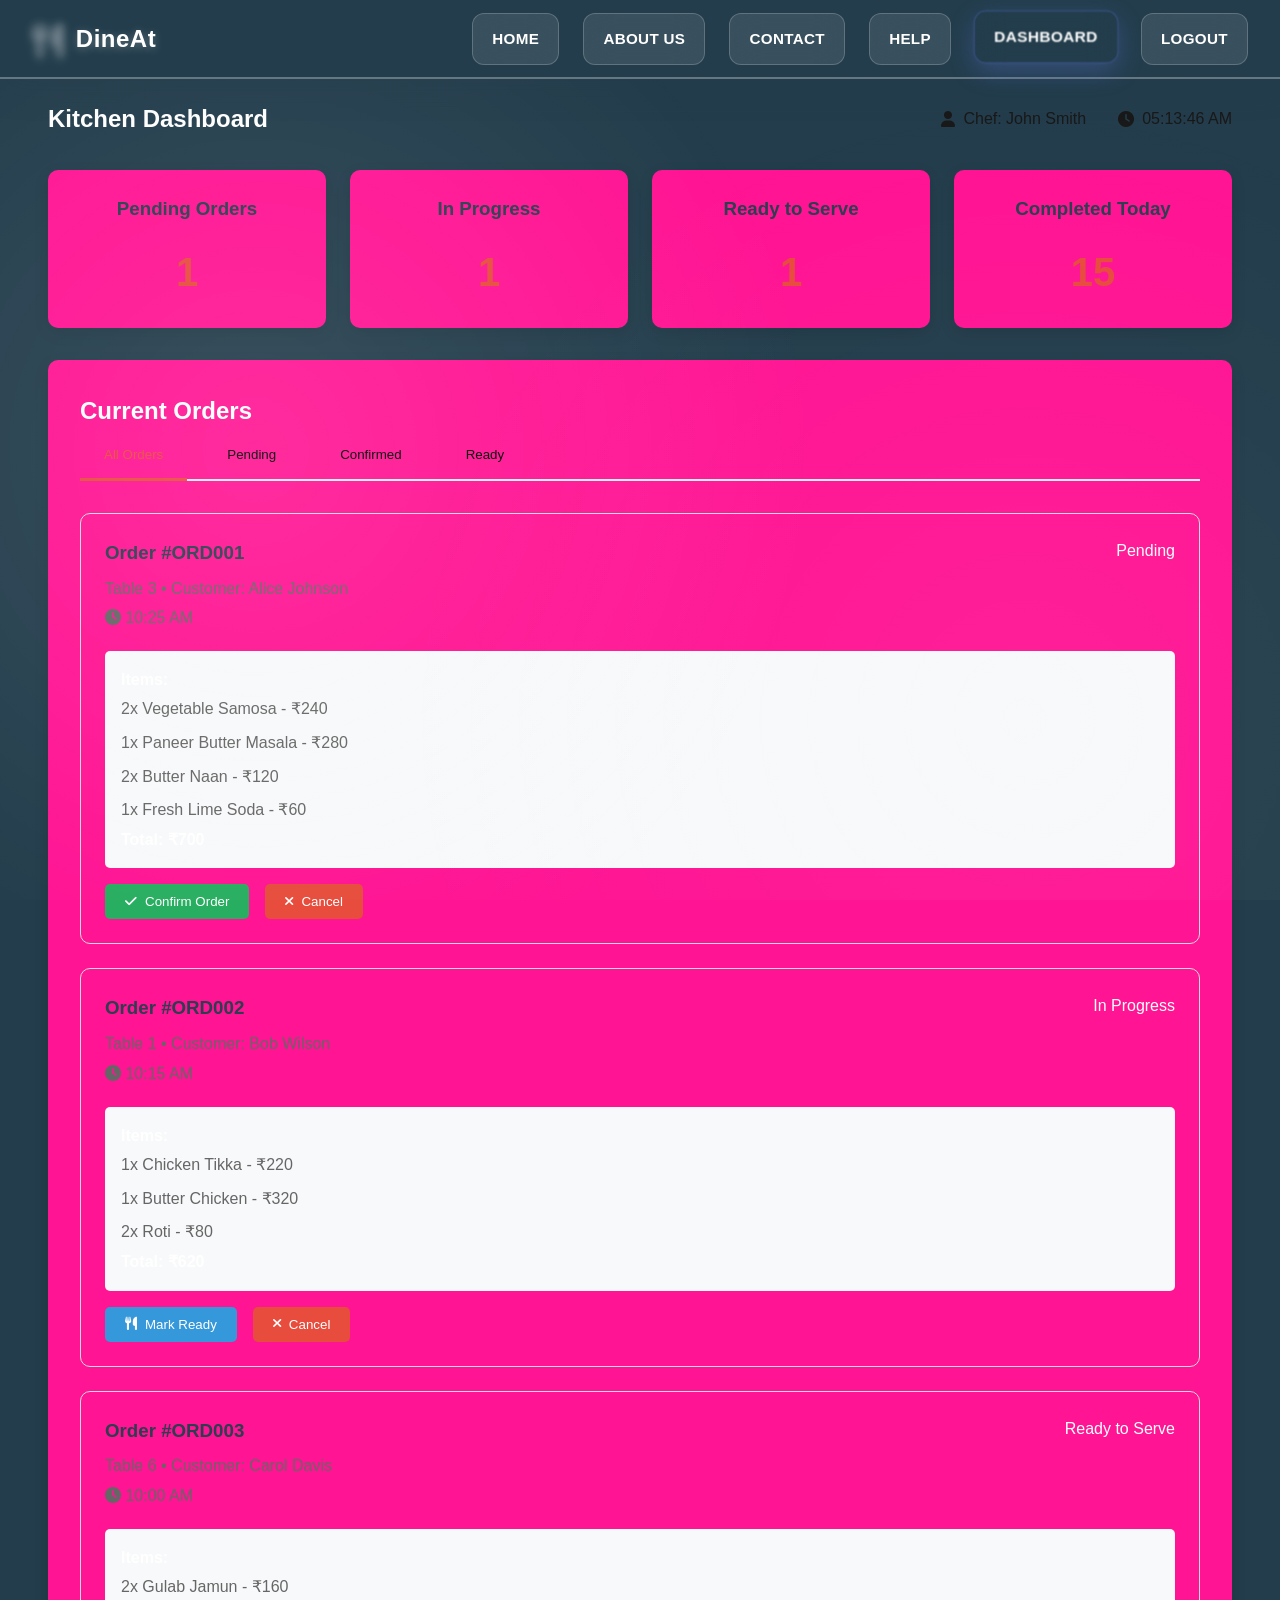
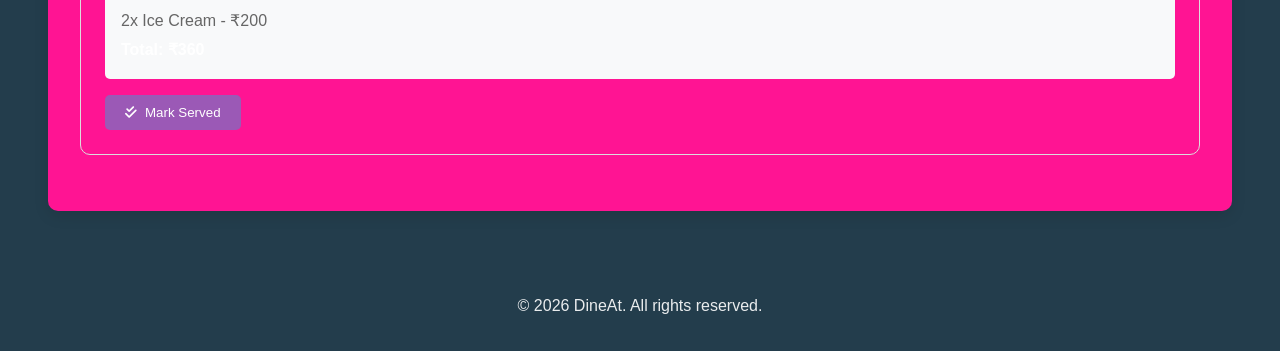
<file: kitchen-dashboard.html>
<!DOCTYPE html>
<html lang="en">

<head>
    <meta charset="UTF-8">
    <meta name="viewport" content="width=device-width, initial-scale=1.0">
    <title>Kitchen Dashboard - DineAt</title>
    <link rel="stylesheet" href="styles.css">
    <link href="https://cdnjs.cloudflare.com/ajax/libs/font-awesome/6.0.0/css/all.min.css" rel="stylesheet">
</head>

<body>
    <header>
        <nav class="navbar">
            <div class="nav-container">
                <div class="logo">
                    <i class="fas fa-utensils"></i>
                    <span>DineAt</span>
                </div>
                <ul class="nav-menu">
                    <li><a href="index.html" class="nav-link">Home</a></li>
                    <li><a href="about.html" class="nav-link">About Us</a></li>
                    <li><a href="contact.html" class="nav-link">Contact</a></li>
                    <li><a href="help.html" class="nav-link">Help</a></li>
                    <li><a href="kitchen-dashboard.html" class="nav-link active">Dashboard</a></li>
                    <li><a href="#" onclick="logout()" class="nav-link">Logout</a></li>
                </ul>

                <div class="hamburger">
                    <span class="bar"></span>
                    <span class="bar"></span>
                    <span class="bar"></span>
                </div>
            </div>
        </nav>
    </header>

    <main>
        <section class="kitchen-dashboard">
            <div class="container">
                <div class="dashboard-header">
                    <h1>Kitchen Dashboard</h1>
                    <div class="staff-info">
                        <span><i class="fas fa-user"></i> Chef: John Smith</span>
                        <span><i class="fas fa-clock"></i> <span id="current-time"></span></span>
                    </div>
                </div>

                <div class="orders-summary">
                    <div class="summary-card">
                        <h3>Pending Orders</h3>
                        <div class="count" id="pending-count">3</div>
                    </div>
                    <div class="summary-card">
                        <h3>In Progress</h3>
                        <div class="count" id="progress-count">2</div>
                    </div>
                    <div class="summary-card">
                        <h3>Ready to Serve</h3>
                        <div class="count" id="ready-count">1</div>
                    </div>
                    <div class="summary-card">
                        <h3>Completed Today</h3>
                        <div class="count" id="completed-count">15</div>
                    </div>
                </div>

                <div class="orders-section">
                    <h2>Current Orders</h2>

                    <div class="filter-tabs">
                        <button class="tab-btn active" onclick="filterOrders('all')">All Orders</button>
                        <button class="tab-btn" onclick="filterOrders('pending')">Pending</button>
                        <button class="tab-btn" onclick="filterOrders('confirmed')">Confirmed</button>
                        <button class="tab-btn" onclick="filterOrders('ready')">Ready</button>
                    </div>

                    <div class="orders-list" id="orders-list">
                        <!-- Pending Order -->
                        <div class="order-card" data-order-id="ORD001" data-status="pending">
                            <div class="order-header">
                                <div>
                                    <h3>Order #ORD001</h3>
                                    <p>Table 3 • Customer: Alice Johnson</p>
                                    <p><i class="fas fa-clock"></i> 10:25 AM</p>
                                </div>
                                <div class="order-status status-pending">Pending</div>
                            </div>

                            <div class="order-items">
                                <h4>Items:</h4>
                                <ul>
                                    <li>2x Vegetable Samosa - ₹240</li>
                                    <li>1x Paneer Butter Masala - ₹280</li>
                                    <li>2x Butter Naan - ₹120</li>
                                    <li>1x Fresh Lime Soda - ₹60</li>
                                </ul>
                                <p><strong>Total: ₹700</strong></p>
                            </div>

                            <div class="order-actions">
                                <button class="btn-confirm" onclick="updateOrderStatus('ORD001', 'confirmed')">
                                    <i class="fas fa-check"></i> Confirm Order
                                </button>
                                <button class="btn-cancel" onclick="showNotification('Order cancelled')">
                                    <i class="fas fa-times"></i> Cancel
                                </button>
                            </div>
                        </div>

                        <!-- Confirmed Order -->
                        <div class="order-card" data-order-id="ORD002" data-status="confirmed">
                            <div class="order-header">
                                <div>
                                    <h3>Order #ORD002</h3>
                                    <p>Table 1 • Customer: Bob Wilson</p>
                                    <p><i class="fas fa-clock"></i> 10:15 AM</p>
                                </div>
                                <div class="order-status status-confirmed">In Progress</div>
                            </div>

                            <div class="order-items">
                                <h4>Items:</h4>
                                <ul>
                                    <li>1x Chicken Tikka - ₹220</li>
                                    <li>1x Butter Chicken - ₹320</li>
                                    <li>2x Roti - ₹80</li>
                                </ul>
                                <p><strong>Total: ₹620</strong></p>
                            </div>

                            <div class="order-actions">
                                <button class="btn-ready" onclick="updateOrderStatus('ORD002', 'ready')">
                                    <i class="fas fa-utensils"></i> Mark Ready
                                </button>
                                <button class="btn-cancel" onclick="showNotification('Order cancelled')">
                                    <i class="fas fa-times"></i> Cancel
                                </button>
                            </div>
                        </div>

                        <!-- Ready Order -->
                        <div class="order-card" data-order-id="ORD003" data-status="ready">
                            <div class="order-header">
                                <div>
                                    <h3>Order #ORD003</h3>
                                    <p>Table 6 • Customer: Carol Davis</p>
                                    <p><i class="fas fa-clock"></i> 10:00 AM</p>
                                </div>
                                <div class="order-status status-ready">Ready to Serve</div>
                            </div>

                            <div class="order-items">
                                <h4>Items:</h4>
                                <ul>
                                    <li>2x Gulab Jamun - ₹160</li>
                                    <li>2x Ice Cream - ₹200</li>
                                </ul>
                                <p><strong>Total: ₹360</strong></p>
                            </div>

                            <div class="order-actions">
                                <button class="btn-complete" onclick="updateOrderStatus('ORD003', 'completed')">
                                    <i class="fas fa-check-double"></i> Mark Served
                                </button>
                            </div>
                        </div>
                    </div>
                </div>
            </div>
        </section>
    </main>

    <footer>
        <div class="container">
            <p>&copy; 2026 DineAt. All rights reserved.</p>
        </div>
    </footer>

    <script src="script.js"></script>

    <script>
        // Update current time
        function updateTime() {
            const now = new Date();
            const timeString = now.toLocaleTimeString('en-US', {
                hour: '2-digit',
                minute: '2-digit',
                second: '2-digit'
            });
            document.getElementById('current-time').textContent = timeString;
        }

        setInterval(updateTime, 1000);
        updateTime();

        // Filter orders
        function filterOrders(status) {
            const orders = document.querySelectorAll('.order-card');
            const tabs = document.querySelectorAll('.tab-btn');

            // Update active tab
            tabs.forEach(tab => tab.classList.remove('active'));
            event.target.classList.add('active');

            // Filter orders
            orders.forEach(order => {
                if (status === 'all' || order.dataset.status === status) {
                    order.style.display = 'block';
                } else {
                    order.style.display = 'none';
                }
            });
        }

        // Update order counts
        function updateOrderCounts() {
            const orders = document.querySelectorAll('.order-card');
            let pending = 0, confirmed = 0, ready = 0;

            orders.forEach(order => {
                switch (order.dataset.status) {
                    case 'pending': pending++; break;
                    case 'confirmed': confirmed++; break;
                    case 'ready': ready++; break;
                }
            });

            document.getElementById('pending-count').textContent = pending;
            document.getElementById('progress-count').textContent = confirmed;
            document.getElementById('ready-count').textContent = ready;
        }

        // Enhanced order status update
        const originalUpdateOrderStatus = updateOrderStatus;
        updateOrderStatus = function (orderId, status) {
            originalUpdateOrderStatus(orderId, status);

            // Update counts after status change
            setTimeout(updateOrderCounts, 100);

            // If order is completed, remove it from the list after a delay
            if (status === 'completed') {
                setTimeout(() => {
                    const orderCard = document.querySelector(`[data-order-id="${orderId}"]`);
                    if (orderCard) {
                        orderCard.style.display = 'none';
                        const completedCount = document.getElementById('completed-count');
                        completedCount.textContent = parseInt(completedCount.textContent) + 1;
                    }
                }, 2000);
            }
        };

        // Initialize counts
        updateOrderCounts();

        // Simulate new orders coming in
        setInterval(() => {
            const random = Math.random();
            if (random > 0.8) {
                showNotification('New order received!');
                updateOrderCounts();
            }
        }, 30000); // Check every 30 seconds
    </script>

    <style>
        .kitchen-dashboard {
            padding: 100px 0 50px;
            min-height: 100vh;
            background: #233D4C;
        }

        .dashboard-header {
            display: flex;
            justify-content: space-between;
            align-items: center;
            margin-bottom: 2rem;
            flex-wrap: wrap;
            gap: 1rem;
        }

        .staff-info {
            display: flex;
            gap: 2rem;
            color: #1a1919;
        }

        .staff-info span {
            display: flex;
            align-items: center;
            gap: 0.5rem;
        }

        .orders-summary {
            display: grid;
            grid-template-columns: repeat(auto-fit, minmax(200px, 1fr));
            gap: 1.5rem;
            margin-bottom: 2rem;
        }

        .summary-card {
            background: #FF1493;
            padding: 1.5rem;
            border-radius: 10px;
            text-align: center;
            box-shadow: 0 5px 15px rgba(0, 0, 0, 0.1);
        }

        .summary-card h3 {
            margin-bottom: 1rem;
            color: #2c3e50;
        }

        .count {
            font-size: 2.5rem;
            font-weight: bold;
            color: #e74c3c;
        }

        .orders-section {
            background: #FF1493;
            padding: 2rem;
            border-radius: 10px;
            box-shadow: 0 5px 15px rgba(0, 0, 0, 0.1);
        }

        .filter-tabs {
            display: flex;
            gap: 1rem;
            margin-bottom: 2rem;
            border-bottom: 2px solid #eee;
        }

        .tab-btn {
            padding: 1rem 1.5rem;
            background: none;
            border: none;
            cursor: pointer;
            transition: all 0.3s;
            border-bottom: 3px solid transparent;
            margin-bottom: -2px;
        }

        .tab-btn.active {
            color: #e74c3c;
            border-bottom-color: #e74c3c;
        }

        .order-card {
            border: 1px solid #ddd;
            border-radius: 10px;
            padding: 1.5rem;
            margin-bottom: 1.5rem;
            transition: all 0.3s;
        }

        .order-card:hover {
            box-shadow: 0 5px 15px rgba(0, 0, 0, 0.1);
        }

        .order-header {
            display: flex;
            justify-content: space-between;
            align-items: start;
            margin-bottom: 1rem;
        }

        .order-header h3 {
            color: #2c3e50;
            margin-bottom: 0.5rem;
        }

        .order-header p {
            color: #666;
            margin-bottom: 0.25rem;
        }

        .order-items {
            background: #f8f9fa;
            padding: 1rem;
            border-radius: 5px;
            margin-bottom: 1rem;
        }

        .order-items ul {
            list-style: none;
            padding: 0;
        }

        .order-items li {
            padding: 0.25rem 0;
            color: #666;
        }

        .order-actions {
            display: flex;
            gap: 1rem;
            flex-wrap: wrap;
        }

        .btn-confirm,
        .btn-ready,
        .btn-complete,
        .btn-cancel {
            padding: 10px 20px;
            border: none;
            border-radius: 5px;
            cursor: pointer;
            transition: all 0.3s;
            display: flex;
            align-items: center;
            gap: 0.5rem;
        }

        .btn-confirm {
            background: #27ae60;
            color: white;
        }

        .btn-confirm:hover {
            background: #229954;
        }

        .btn-ready {
            background: #3498db;
            color: white;
        }

        .btn-ready:hover {
            background: #2980b9;
        }

        .btn-complete {
            background: #9b59b6;
            color: white;
        }

        .btn-complete:hover {
            background: #8e44ad;
        }

        .btn-cancel {
            background: #e74c3c;
            color: white;
        }

        .btn-cancel:hover {
            background: #c0392b;
        }

        /* Footer */
        footer {
            background: #233D4C;
            color: white;
            padding: 2rem 0;
            text-align: center;
        }

        @media (max-width: 768px) {
            .kitchen-dashboard {
                padding: 80px 0 30px;
            }

            .dashboard-header {
                flex-direction: column;
                text-align: center;
                gap: 1rem;
            }

            .dashboard-header h1 {
                font-size: 2rem;
            }

            .staff-info {
                flex-direction: column;
                justify-content: center;
                gap: 0.5rem;
            }

            .orders-summary {
                grid-template-columns: 1fr;
                /* Stack summary cards */
                gap: 1rem;
            }

            .summary-card {
                padding: 1rem;
                display: flex;
                justify-content: space-between;
                align-items: center;
                text-align: left;
            }

            .summary-card h3 {
                margin-bottom: 0;
                font-size: 1rem;
            }

            .count {
                font-size: 1.5rem;
            }

            .orders-section {
                padding: 1rem;
            }

            .orders-section h2 {
                font-size: 1.5rem;
                margin-bottom: 1rem;
            }

            .filter-tabs {
                overflow-x: auto;
                padding-bottom: 0.5rem;
                margin-bottom: 1.5rem;
                gap: 0.5rem;
                justify-content: flex-start;
                -webkit-overflow-scrolling: touch;
                /* Smooth scrolling */
            }

            .tab-btn {
                padding: 0.8rem 1.2rem;
                font-size: 0.9rem;
                white-space: nowrap;
                /* Prevent breaking lines */
                flex-shrink: 0;
            }

            .order-card {
                padding: 1rem;
            }

            .order-header {
                flex-direction: column;
                gap: 0.5rem;
                align-items: flex-start;
            }

            .order-status {
                align-self: flex-start;
                font-size: 0.8rem;
                padding: 0.3rem 0.8rem;
            }

            .order-items {
                padding: 0.8rem;
            }

            .order-actions {
                flex-direction: column;
                gap: 0.8rem;
            }

            .btn-confirm,
            .btn-ready,
            .btn-complete,
            .btn-cancel {
                width: 100%;
                justify-content: center;
                padding: 12px;
                /* Larger touch target */
            }
        }

        @media (max-width: 480px) {
            .kitchen-dashboard {
                padding-top: 70px;
            }

            .dashboard-header h1 {
                font-size: 1.8rem;
            }
        }
    </style>
</body>

</html>
</file>
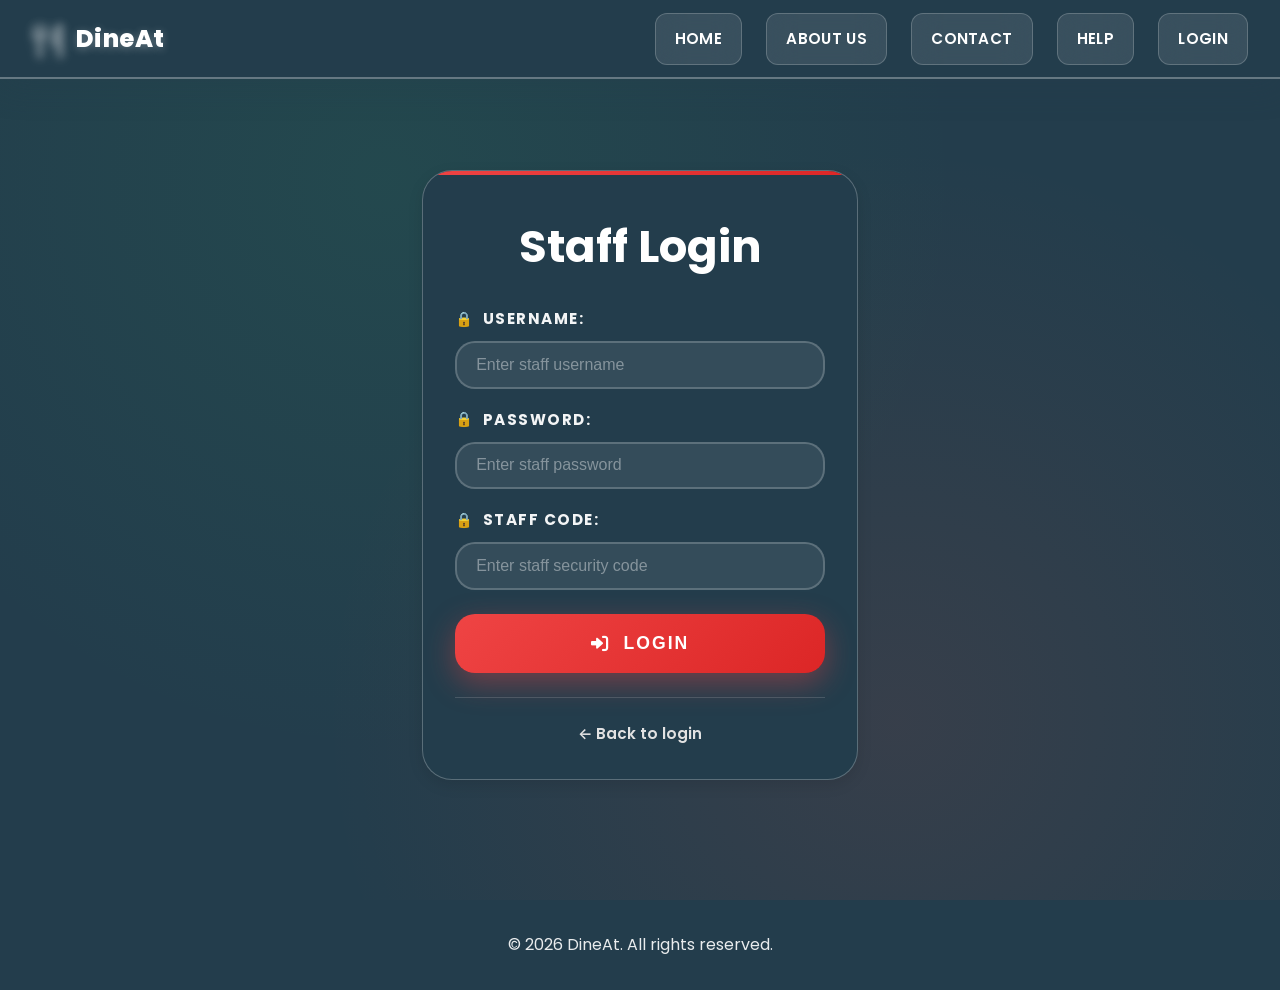
<file: kitchen-login.html>
<!DOCTYPE html>
<html lang="en">

<head>
    <meta charset="UTF-8">
    <meta name="viewport" content="width=device-width, initial-scale=1.0">
    <title>Kitchen Staff Login - DineAt Premium</title>
    <link rel="stylesheet" href="styles.css">
    <link href="https://cdnjs.cloudflare.com/ajax/libs/font-awesome/6.0.0/css/all.min.css" rel="stylesheet">
    <link
        href="https://fonts.googleapis.com/css2?family=Poppins:wght@300;400;500;600;700;800;900&family=Inter:wght@300;400;500;600;700;800;900&display=swap"
        rel="stylesheet">
</head>

<body>
    <header>
        <nav class="navbar">
            <div class="nav-container">
                <div class="logo">
                    <i class="fas fa-utensils"></i>
                    <span>DineAt</span>
                </div>
                <ul class="nav-menu">
                    <li><a href="index.html" class="nav-link">Home</a></li>
                    <li><a href="about.html" class="nav-link">About Us</a></li>
                    <li><a href="contact.html" class="nav-link">Contact</a></li>
                    <li><a href="help.html" class="nav-link">Help</a></li>
                    <li><a href="login.html" class="nav-link">Login</a></li>
                </ul>
                <div class="hamburger">
                    <span class="bar"></span>
                    <span class="bar"></span>
                    <span class="bar"></span>
                </div>
            </div>
        </nav>
    </header>

    <main>
        <section class="login-section">
            <div class="container">
                <div class="form-container">
                    <center>
                    <h2><b>Staff Login</b></h2>
                    </center>




                    <form id="kitchen-login-form" class="admin-login-form"
                        onsubmit="event.preventDefault(); handleLogin('kitchen');">
                        <div class="form-group">
                            <label for="admin-username">Username:</label>
                            <input type="text" id="staff-username" name="staff-username"
                                placeholder="Enter staff username" required>
                        </div>

                        <div class="form-group">
                            <label for="admin-password">Password:</label>
                            <input type="password" id="staff-password" name="staff-password"
                                placeholder="Enter staff password" required>
                        </div>

                        <div class="form-group">
                            <label for="admin-code">Staff Code:</label>
                            <input type="text" id="staff-code" name="staff-code" placeholder="Enter staff security code"
                                required>
                        </div>

                        <button type="submit" class="btn-full">
                            <i class="fas fa-sign-in-alt"></i>
                            Login
                        </button>
                    </form> 
                     <center>
                    <div class="form-footer">
                        <p><a href="login.html">← Back to login</a></p>
                    </div>
                    </center>
                </div>
            </div>
        </section>
    </main>

    <footer>
        <div class="container">
            <p>&copy; 2026 DineAt. All rights reserved.</p>
        </div>
    </footer>

    <script src="script.js"></script>

    <script>
        // Handle kitchen login form submission
        document.getElementById('kitchen-login-form').addEventListener('submit', function(e) {
            e.preventDefault();
            handleLogin('kitchen');
        });
    </script>

   <style>
        * {
            margin: 0;
            padding: 0;
            box-sizing: border-box;
        }

        body {
            font-family: 'Poppins', 'Inter', sans-serif;
            line-height: 1.6;
            color: white;
            background-color:  #233D4C;

            min-height: 100vh;
            overflow-x: hidden;
        }

        /* Login Section */
        .login-section {
            padding: 100px 0 50px;
            min-height: 100vh;
            background : #233D4C;
            position: relative;
            overflow: hidden;
            display: flex;
            align-items: center;
            justify-content: center;
        }

        .login-section::before {
            content: '';
            position: absolute;
            top: 0;
            left: 0;
            right: 0;
            bottom: 0;

            pointer-events: none;

        }



        /* Container */
        .container {
            max-width: 500px;
            width: 200%;
            padding: 0 2rem;
            position: relative;
            z-index: 1;
        }

        /* Form Container */
        .form-container {
            background-color: #233D4C;
            backdrop-filter: blur(25px);
            border-radius: 30px;
            padding: 2rem;
            border: 1px solid rgba(255, 255, 255, 0.25);
           
            position: relative;
            overflow: hidden;
            animation: slideInUp 1s ease-out;
        }



        .form-container::before {
            content: '';
            position: absolute;
            top: 0;
            left: 0;
            right: 0;
            height: 4px;
            background: linear-gradient(90deg, #ef4444, #dc2626, #f59e0b);
            background-size: 200% 100%;
            animation: shimmer 3s linear infinite;
        }



        /* Form Header */
        .form-container h2 {
            font-size: 2.8rem;
            font-weight: 900;
            color: white;
            text-align: center;
            margin-bottom: 1.5rem;
            margin-top: 0.5rem;
            
            position: relative;
        }



        /* Security Notice */
        .security-notice {
            background: rgba(239, 68, 68, 0.15);
            border: 2px solid rgba(239, 68, 68, 0.4);
            border-radius: 15px;
            padding: 0.8rem;
            margin-bottom: 1.5rem;
            text-align: center;
            animation: slideInUp 1.2s ease-out;
            position: relative;
            overflow: hidden;
        }

        .security-notice::before {
            content: '';
            position: absolute;
            top: 0;
            left: -100%;
            width: 100%;
            height: 100%;
            background: linear-gradient(90deg, transparent, rgba(239, 68, 68, 0.2), transparent);
            animation: shimmerNotice 3s infinite;
        }


        .security-notice p {
            color: rgba(255, 255, 255, 0.95);
            font-size: 0.9rem;
            font-weight: 600;
            display: flex;
            align-items: center;
            justify-content: center;
            gap: 0.8rem;
            position: relative;
            z-index: 1;
        }

        .security-notice i {
            color: #ef4444;
            font-size: 1.2rem;
            animation: lock-pulse 2s infinite;
        }

     

        /* Form Group */
        .form-group {
            margin-bottom: 1.2rem;
            animation: slideInLeft 1.6s ease-out;
            animation-fill-mode: both;
        }

        .form-group:nth-child(1) {
            animation-delay: 0.2s;
        }

        .form-group:nth-child(2) {
            animation-delay: 0.3s;
        }

        .form-group:nth-child(3) {
            animation-delay: 0.4s;
        }



        .form-group label {
            display: block;
            color: rgba(255, 255, 255, 0.95);
            font-weight: 700;
            margin-bottom: 0.6rem;
            font-size: 0.95rem;
            text-transform: uppercase;
            letter-spacing: 1.5px;
            position: relative;
            display: flex;
            align-items: center;
            gap: 0.5rem;
        }

        .form-group label::before {
            content: '🔒';
            font-size: 0.9rem;
        }

        .form-group input {
            width: 100%;
            padding: 0.8rem 1.2rem;
            background: rgba(255, 255, 255, 0.08);
            border: 2px solid rgba(255, 255, 255, 0.2);
            border-radius: 20px;
            color: white;
            font-size: 1rem;
            font-weight: 500;
            position: relative;
            outline: none;
            transition: all 0.3s ease;
        }

        .form-group input::placeholder {
            color: rgba(255, 255, 255, 0.4);
            font-weight: 400;
            transition: opacity 0.3s ease;
        }

        .form-group input:focus::placeholder {
            opacity: 0.3;
        }

        .form-group input:focus {
            border-color: #ef4444;
            background: rgba(255, 255, 255, 0.15);

        }

        .form-group input:hover {
            border-color: rgba(255, 255, 255, 0.4);
            background: rgba(255, 255, 255, 0.12);
            transform: translateY(-1px);
        }

        /* Submit Button */
        .btn-full {
            width: 100%;
            padding: 1.2rem;
            background: linear-gradient(135deg, #ef4444, #dc2626);
            color: white;
            border: none;
            border-radius: 20px;
            font-size: 1.1rem;
            font-weight: 800;
            cursor: pointer;
            transition: all 0.4s cubic-bezier(0.25, 0.46, 0.45, 0.94);
            text-transform: uppercase;
            letter-spacing: 2px;
            margin-top: 1.5rem;
            position: relative;
            overflow: hidden;
            box-shadow: 0 10px 30px rgba(239, 68, 68, 0.4);

            display: flex;
            align-items: center;
            justify-content: center;
            gap: 0.8rem;
        }

        .btn-full::before {
            content: '';
            position: absolute;
            top: 0;
            left: -100%;
            width: 100%;
            height: 100%;
            background: linear-gradient(90deg, transparent, rgba(255, 255, 255, 0.4), transparent);
            transition: left 0.6s ease;
        }

        .btn-full::after {
            content: '';
            position: absolute;
            top: 50%;
            left: 50%;
            width: 0;
            height: 0;
            background: rgba(255, 255, 255, 0.2);
            border-radius: 50%;
            transform: translate(-50%, -50%);
            transition: all 0.6s ease;
        }

        .btn-full:hover::before {
            left: 100%;
        }

        .btn-full:hover::after {
            width: 300px;
            height: 300px;
            opacity: 0;
        }

        .btn-full:hover {
            transform: translateY(-5px) scale(1.02);
            box-shadow: 0 15px 40px rgba(239, 68, 68, 0.6);
            background: linear-gradient(135deg, #dc2626, #ef4444);
        }

        .btn-full:active {
            transform: translateY(-2px) scale(1.01);
        }

        .btn-full i {
            transition: transform 0.3s ease;
        }

        .btn-full:hover i {
            transform: rotate(10deg) scale(1.1);
        }

        /* Footer */
        footer {
            background: #233D4C;
            color: white;
            padding: 2rem 0;
            text-align: center;
        }

        /* Form Footer */
        .form-footer {
            text-align: center;
            margin-top: 1.5rem;
            padding-top: 1.5rem;
            border-top: 1px solid rgba(255, 255, 255, 0.15);

        }


        .form-footer p {
            color: rgba(255, 255, 255, 0.8);
            font-size: 0.95rem;
        }

        .form-footer a {
            color: #e2e2e2;
            text-decoration: none;
            font-weight: 600;

            display: inline-flex;
            align-items: center;
            gap: 0.5rem;
        }

        .form-footer a:hover {
            color: #0a0a0a;
            text-decoration: underline;
            transform: translateX(-5px);
        }

        /* Input field cursor fix */
        input[type="text"],
        input[type="password"] {
            cursor: text !important;
        }

        /* Auto-fill styling */
        input:-webkit-autofill,
        input:-webkit-autofill:hover,
        input:-webkit-autofill:focus {
            -webkit-text-fill-color: white !important;
            -webkit-box-shadow: 0 0 0px 1000px rgba(255, 255, 255, 0.1) inset !important;
            transition: background-color 5000s ease-in-out 0s;
        }

        /* Responsive */
        @media (max-width: 768px) {
            .form-container {
                padding: 2rem;
                margin: 1rem;
            }

            .form-container h2 {
                font-size: 2rem;
            }

            .form-group input {
                padding: 1rem 1.2rem;
                font-size: 0.95rem;
            }

            .btn-full {
                padding: 1.1rem;
                font-size: 1rem;
            }
        }
    </style>
</body>

</html>
</file>
<file: styles.css>
/* Modern Professional Color Palette - DineAt Restaurant System */
:root {
    /* Primary Brand Colors */
    --primary-color: #1e3a8a;
    --primary-dark: #1e40af;
    --primary-light: #3b82f6;

    /* Secondary Colors */
    --secondary-color: #7c3aed;
    --secondary-dark: #6d28d9;
    --secondary-light: #8b5cf6;

    /* Accent Colors */
    --accent-color: #06b6d4;
    --accent-dark: #0891b2;
    --accent-light: #22d3ee;

    /* Semantic Colors */
    --success-color: #160f74;
    --success-dark: #040859;
    --success-light: #040859;

    --warning-color: #f59e0b;
    --warning-dark: #d97706;
    --warning-light: #fbbf24;

    --danger-color: #ef4444;
    --danger-dark: #dc2626;
    --danger-light: #f87171;

    --info-color: #3b82f6;
    --info-dark: #2563eb;
    --info-light: #60a5fa;

    /* Neutral Colors */
    --white: #ffffff;
    --black: #000000;
    --gray-50: #f9fafb;
    --gray-100: #f3f4f6;
    --gray-200: #e5e7eb;
    --gray-300: #d1d5db;
    --gray-400: #9ca3af;
    --gray-500: #6b7280;
    --gray-600: #4b5563;
    --gray-700: #374151;
    --gray-800: #1f2937;
    --gray-900: #111827;

    /* Background Colors */
    --light-bg: #ffffff;
    --dark-bg: #1e3a8a;
    --background-color: #1e3a8a;

    /* Text Colors */
    --dark-text: #ffffff;
    --light-text: #6b7280;
    --text-primary: #111827;
    --text-secondary: #4b5563;

    /* Border Colors */
    --border-color: #e5e7eb;
    --border-light: #f3f4f6;
    --border-dark: #d1d5db;

    /* Solid Color Definitions */
    --solid-primary: #1e3a8a;
    --solid-secondary: #7c3aed;
    --solid-accent: #06b6d4;
    --solid-success: #160f74;
    --solid-warning: #f59e0b;
    --solid-danger: #ef4444;
    --solid-corporate: #1e3a8a;
    --solid-hero: #1e3a8a;
    --solid-premium: #7c3aed;

    /* Shadow Definitions */
    --shadow-sm: 0 1px 2px 0 rgba(0, 0, 0, 0.05);
    --shadow-md: 0 4px 6px -1px rgba(0, 0, 0, 0.1), 0 2px 4px -1px rgba(0, 0, 0, 0.06);
    --shadow-lg: 0 10px 15px -3px rgba(0, 0, 0, 0.1), 0 4px 6px -2px rgba(0, 0, 0, 0.05);
    --shadow-xl: 0 20px 25px -5px rgba(0, 0, 0, 0.1), 0 10px 10px -5px rgba(0, 0, 0, 0.04);
    --shadow-2xl: 0 25px 50px -12px rgba(0, 0, 0, 0.25);
    --shadow-corporate: 0 10px 40px rgba(30, 58, 138, 0.2);
    --shadow-success: 0 10px 40px rgba(16, 185, 129, 0.2);
    --shadow-warning: 0 10px 40px rgba(245, 158, 11, 0.2);
    --shadow-danger: 0 10px 40px rgba(239, 68, 68, 0.2);
    --shadow-glow: 0 0 20px rgba(59, 130, 246, 0.5);

    /* Transition Timings */
    --transition-fast: 150ms;
    --transition-normal: 300ms;
    --transition-slow: 500ms;

    /* Border Radius */
    --radius-sm: 0.375rem;
    --radius-md: 0.5rem;
    --radius-lg: 0.75rem;
    --radius-xl: 1rem;
    --radius-2xl: 1.5rem;
    --radius-full: 9999px;
}

* {
    margin: 0;
    padding: 0;
    box-sizing: border-box;
}

body {
    font-family: 'Segoe UI', Tahoma, Geneva, Verdana, sans-serif;
    line-height: 1.6;
    color: #ffffff;
    background-color: #233d4c;
    min-height: 100vh;
    position: relative;
}

body::before {
    content: '';
    position: fixed;
    top: 0;
    left: 0;
    right: 0;
    bottom: 0;
    background:
        radial-gradient(circle at 20% 50%, rgba(255, 255, 255, 0.1) 0%, transparent 50%),
        radial-gradient(circle at 80% 80%, rgba(255, 255, 255, 0.05) 0%, transparent 50%);
    pointer-events: none;
    z-index: 0;
}

.container {
    max-width: 1400px;
    margin: 0 auto;
    padding: 0 3rem;
}

/* Professional Navigation */
.navbar {
    background: #233D4C;
    backdrop-filter: blur(25px);
    border-bottom: 2px solid rgba(255, 255, 255, 0.3);
    box-shadow: 0 8px 32px rgba(35, 61, 76, 0.3);
    position: fixed;
    top: 0;
    left: 0;
    right: 0;
    z-index: 1000;
    transition: all 0.4s cubic-bezier(0.25, 0.46, 0.45, 0.94);
    animation: slideDown 0.6s ease-out;
    padding: 0.4rem 0;
}

@keyframes navbarFloat {

    0%,
    100% {
        transform: translateY(0px);
        box-shadow: 0 10px 30px rgba(35, 61, 76, 0.3);
    }

    50% {
        transform: translateY(-2px);
        box-shadow: 0 15px 40px rgba(35, 61, 76, 0.5);
    }
}

@keyframes slideDown {
    from {
        transform: translateY(-100%);
        opacity: 0;
    }

    to {
        transform: translateY(0);
        opacity: 1;
    }
}

.navbar.scrolled {
    background: #233D4C;
    box-shadow: 0 12px 40px rgba(0, 0, 0, 0.25);
    border-bottom: 2px solid rgba(255, 255, 255, 0.4);
}

.nav-container {
    max-width: 1400px;
    margin: 0 auto;
    padding: 0.4rem 2rem;
    display: flex;
    justify-content: space-between;
    align-items: right;
    position: relative;
}

.nav-container::before {
    content: '';
    position: absolute;
    top: 0;
    left: 0;
    right: 0;
    height: 2px;
    background: var(--solid-primary)(90deg, transparent, rgba(255, 255, 255, 0.5), transparent);
    animation: shimmer 3s linear infinite;
}

.logo {
    display: flex;
    align-items: center;
    gap: 0.8rem;
    font-size: 1.5rem;
    font-weight: 800;
    color: var(--primary-color);
    position: relative;
    transition: all 0.4s ease;
    text-shadow: 0 2px 8px rgba(255, 255, 255, 0.3);
}

.logo i {
    color: #ffffff;
    font-size: 1.6rem;
    filter: drop-shadow(0 2px 4px rgba(255, 255, 255, 0.5));
    transition: all 0.3s ease;
}

.logo span {
    color: #ffffff;
    font-weight: 800;
    letter-spacing: 0.5px;
}

.logo::before {
    content: '';
    position: absolute;
    top: 50%;
    left: -10px;
    right: -10px;
    bottom: -10px;
    background: var(--solid-primary)(135deg, rgba(102, 126, 234, 0.1), rgba(118, 75, 162, 0.1));
    border-radius: 15px;
    z-index: -1;
    transition: all 0.3s ease;
}

.logo:hover::before {
    background: var(--solid-primary)(135deg, rgba(102, 126, 234, 0.2), rgba(118, 75, 162, 0.2));
}

.logo:hover {
    transform: scale(1.05);
}

.logo i {
    font-size: 2.2rem;
    background: var(--solid-primary)(135deg, #667eea, #764ba2, #f093fb);
    -webkit-background-clip: text;
    -webkit-text-fill-color: transparent;
    background-clip: text;
    animation: logoGlow 3s ease-in-out infinite;
}

@keyframes logoGlow {

    0%,
    100% {
        filter: drop-shadow(0 0 5px rgba(102, 126, 234, 0.5));
    }

    50% {
        filter: drop-shadow(0 0 15px rgba(102, 126, 234, 0.8));
    }
}

.nav-menu {
    display: flex;
    list-style: none;
    gap: 1.5rem;
    align-items: center;
    margin: 0;
    padding: 0;
}

.nav-link {
    text-decoration: none;
    color: #ffffff;
    font-weight: 600;
    transition: all 0.4s ease;
    position: relative;
    padding: 0.8rem 1.2rem;
    border-radius: 12px;
    background: rgba(255, 255, 255, 0.1);
    backdrop-filter: blur(15px);
    border: 1px solid rgba(255, 255, 255, 0.2);
    display: flex;
    align-items: center;
    gap: 0.5rem;
    font-size: 0.95rem;
    letter-spacing: 0.3px;
    text-transform: uppercase;
}

.nav-link::before {
    content: '';
    position: absolute;
    top: 0;
    left: 0;
    right: 0;
    bottom: 0;
    background: var(--solid-primary)(135deg, rgba(102, 126, 234, 0.2), rgba(118, 75, 162, 0.2));
    border-radius: 50px;
    opacity: 0;
    transition: opacity 0.3s ease;
    z-index: -1;
}

.nav-link i {
    font-size: 0.85rem;
    opacity: 1;
    transition: all 0.3s ease;
}

.nav-link:hover,
.nav-link.active {
    color: var(--dark-text);
    background: var(--secondary-color);
    border-color: var(--accent-color);
    transform: translateY(-2px) scale(1.02);
    box-shadow: var(--shadow-lg);
}

@keyframes navGlow {
    from {
        box-shadow: 0 8px 25px rgba(26, 54, 93, 0.4);
    }

    to {
        box-shadow: 0 12px 35px rgba(26, 54, 93, 0.6);
    }
}

.nav-link:hover::before,
.nav-link.active::before {
    opacity: 1;
}

.nav-link:hover i,
.nav-link.active i {
    opacity: 1;
    transform: scale(1.1);
}

.nav-link.active {
    background: var(--solid-primary)(135deg, rgba(102, 126, 234, 0.3), rgba(118, 75, 162, 0.3));
    border-color: rgba(102, 126, 234, 0.4);
    box-shadow: 0 8px 25px rgba(102, 126, 234, 0.3);
}

/* Language Selector */
.language-selector {
    display: flex;
    gap: 0.5rem;
    align-items: center;
    margin-left: 2rem;
}

.lang-btn {
    padding: 0.4rem 1rem;
    background: rgba(255, 255, 255, 0.1);
    border: 1px solid rgba(255, 255, 255, 0.2);
    border-radius: 20px;
    color: rgba(255, 255, 255, 0.8);
    font-size: 0.85rem;
    font-weight: 600;
    cursor: pointer;
    transition: all 0.3s ease;
    backdrop-filter: blur(10px);
}

.lang-btn:hover {
    background: rgba(255, 255, 255, 0.2);
    color: white;
    transform: translateY(-2px);
}

.lang-btn.active {
    background: var(--solid-primary)(135deg, #667eea, #764ba2);
    color: white;
    border-color: transparent;
}

/* Hamburger Menu */
.hamburger {
    display: none;
    flex-direction: column;
    cursor: pointer;
    gap: 4px;
    padding: 0.6rem;
    background: rgba(255, 255, 255, 0.15);
    border-radius: 8px;
    border: 1px solid rgba(255, 255, 255, 0.3);
    backdrop-filter: blur(10px);
    transition: all 0.3s ease;
    box-shadow: 0 3px 10px rgba(26, 54, 93, 0.2);
}

.bar {
    width: 24px;
    height: 3px;
    background: #320171;
    border-radius: 4px;
    transition: all 0.3s ease;
    box-shadow: 0 1px 3px rgba(255, 255, 255, 0.2);
}

.hamburger:hover .bar {
    background: var(--solid-primary)(135deg, #667eea, #764ba2);
}

.hamburger.active .bar:nth-child(1) {
    transform: rotate(45deg) translate(5px, 5px);
}

.hamburger.active .bar:nth-child(2) {
    opacity: 0;
}

.hamburger.active .bar:nth-child(3) {
    transform: rotate(-45deg) translate(7px, -6px);
}

/* Mobile Navigation */
@media (max-width: 768px) {
    .hamburger {
        display: block;
    }

    .nav-menu {
        position: fixed;
        left: -100%;
        top: 60px;
        flex-direction: column;
        background-color: #233d4c;
        width: 100%;
        text-align: center;
        transition: 0.3s;
        box-shadow: 0 10px 27px rgba(0, 0, 0, 0.05);
        padding: 2rem 0;
        gap: 0;
        z-index: 1000;
    }

    .nav-menu.active {
        left: 0;
    }

    .nav-menu li {
        margin: 1rem 0;
    }

    .nav-link {
        color: white !important;
        font-size: 1.1rem;
        padding: 1rem 2rem !important;
    }
}

/* Professional Hero Section */
.hero {
    padding: 140px 0 100px;
    background: var(--primary-color);
    position: relative;
    overflow: hidden;
    display: flex;
    align-items: center;
}

.hero::after {
    content: '';
    position: absolute;
    top: -50%;
    left: -50%;
    width: 200%;
    height: 200%;
    background: radial-gradient(circle, rgba(255, 255, 255, 0.1) 0%, transparent 70%);
    animation: rotate 20s linear infinite;
    pointer-events: none;
}

@keyframes rotate {
    from {
        transform: rotate(0deg);
    }

    to {
        transform: rotate(360deg);
    }
}

.hero::before {
    content: '';
    position: absolute;
    top: 0;
    left: 0;
    right: 0;
    bottom: 0;
    background: radial-gradient(circle at 30% 20%, rgba(39, 174, 96, 0.1) 0%, transparent 50%),
        radial-gradient(circle at 70% 80%, rgba(231, 76, 60, 0.1) 0%, transparent 50%);
    animation: float 8s ease-in-out infinite;
}

.hero-content {
    text-align: center;
    z-index: 1;
    position: relative;
}

.section-header h2 {
    font-size: 3rem;
    font-weight: 800;
    color: #ffffff;
    margin-bottom: 1rem;
    text-shadow: 0 3px 6px rgba(0, 0, 0, 0.4), 0 0 20px rgba(255, 255, 255, 0.2), 0 0 30px rgba(255, 255, 255, 0.3);
    animation: slideInFromTop 1s ease, bounce 2s ease-in-out infinite;
}

.hero p {
    font-size: 1.5rem;
    color: #ffffff;
    margin-bottom: 2rem;
    text-shadow: 0 2px 4px rgba(0, 0, 0, 0.3);
    animation: slideInFromBottom 1s ease 0.3s both;
}

/* Professional Buttons */
.btn {
    padding: 0.875rem 2rem;
    border: none;
    border-radius: 0.5rem;
    font-size: 0.875rem;
    font-weight: 600;
    cursor: pointer;
    transition: all 0.3s cubic-bezier(0.4, 0, 0.2, 1);
    position: relative;
    overflow: hidden;
    display: inline-flex;
    align-items: center;
    gap: 0.5rem;
    text-decoration: none;
    box-shadow: var(--shadow-sm);
}

.btn::before {
    content: '';
    position: absolute;
    top: 0;
    left: -100%;
    width: 100%;
    height: 100%;
    background: var(--solid-primary)(90deg, transparent, rgba(255, 255, 255, 0.2), transparent);
    transition: left 0.5s;
}

.btn:hover::before {
    left: 100%;
}

.btn-primary {
    background: var(--gradient-primary);
    color: white;
    box-shadow: var(--shadow-corporate);
}

.btn-primary:hover {
    transform: translateY(-2px) scale(1.05);
    box-shadow: var(--shadow-xl);
    animation: pulse 1s ease-in-out infinite;
}

.btn-success {
    background: var(--solid-primary)(135deg, var(--success-color), #2f855a);
    color: white;
    box-shadow: var(--shadow-success);
}

.btn-success:hover {
    transform: translateY(-2px);
    box-shadow: var(--shadow-lg);
}

.btn-warning {
    background: var(--solid-primary)(135deg, var(--warning-color), #b7791f);
    color: white;
    box-shadow: var(--shadow-warning);
}

.btn-warning:hover {
    transform: translateY(-2px);
    box-shadow: var(--shadow-lg);
}

.btn-danger {
    background: var(--solid-primary)(135deg, var(--danger-color), #c53030);
    color: white;
    box-shadow: var(--shadow-danger);
}

.btn-danger:hover {
    transform: translateY(-2px);
    box-shadow: var(--shadow-lg);
}

.btn-outline {
    background: transparent;
    color: var(--primary-color);
    border: 2px solid var(--primary-color);
    box-shadow: none;
}

.btn-outline:hover {
    background: var(--primary-color);
    color: white;
    transform: translateY(-2px);
    box-shadow: var(--shadow-md);
}

.btn-ghost {
    background: transparent;
    color: var(--primary-color);
    border: 1px solid var(--gray-300);
    box-shadow: none;
}

.btn-ghost:hover {
    background: var(--gray-50);
    border-color: var(--primary-color);
    transform: translateY(-1px);
    box-shadow: var(--shadow-sm);
}

/* Visual Text Effects */
.gradient-text {
    color: #ffffff;
    font-weight: 900;
    text-shadow: 0 2px 4px rgba(0, 0, 0, 0.3), 0 0 20px rgba(255, 255, 255, 0.5);
    animation: glow 2s ease-in-out infinite alternate;
}

@keyframes glow {
    from {
        text-shadow: 0 0 20px rgba(255, 255, 255, 0.5);
    }

    to {
        text-shadow: 0 0 30px rgba(255, 255, 255, 0.8),
            0 0 40px rgba(255, 255, 255, 0.5);
    }
}

@keyframes float {

    0%,
    100% {
        transform: translateY(0px);
    }

    50% {
        transform: translateY(-10px);
    }
}

@keyframes pulse {

    0%,
    100% {
        transform: scale(1);
    }

    50% {
        transform: scale(1.05);
    }
}

@keyframes slideInFromLeft {
    from {
        opacity: 0;
        transform: translateX(-50px);
    }

    to {
        opacity: 1;
        transform: translateX(0);
    }
}

@keyframes slideInFromRight {
    from {
        opacity: 0;
        transform: translateX(50px);
    }

    to {
        opacity: 1;
        transform: translateX(0);
    }
}

@keyframes bounce {

    0%,
    20%,
    50%,
    80%,
    100% {
        transform: translateY(0);
    }

    40% {
        transform: translateY(-20px);
    }

    60% {
        transform: translateY(-10px);
    }
}

@keyframes shimmer {

    0%,
    100% {
        opacity: 0.5;
    }

    50% {
        opacity: 0.8;
    }
}

@keyframes spin {
    from {
        transform: rotate(0deg);
    }

    to {
        transform: rotate(360deg);
    }
}

/* Professional Features Section */
.features {
    padding: 120px 0;
    background: var(--primary-color);
    position: relative;
}

.feature-card {
    background: rgba(255, 255, 255, 0.95);
    border-radius: 25px;
    padding: 2.5rem;
    box-shadow: var(--shadow-lg);
    transition: all 0.4s cubic-bezier(0.25, 0.46, 0.45, 0.94);
    border: 1px solid rgba(255, 255, 255, 0.2);
    position: relative;
    overflow: hidden;
    animation: slideInFromUp 0.6s ease-out;
}

.feature-card:hover {
    transform: translateY(-10px) scale(1.02);
    box-shadow: var(--shadow-xl);
}

.feature-icon {
    width: 60px;
    height: 60px;
    background: var(--gradient-primary);
    border-radius: 15px;
    display: flex;
    align-items: center;
    justify-content: center;
    margin-bottom: 1.5rem;
    animation: pulse 2s ease-in-out infinite;
}

.feature-icon i {
    color: white;
    font-size: 1.5rem;
}

.feature-content h3 {
    font-size: 1.5rem;
    font-weight: 700;
    color: var(--primary-color);
    margin-bottom: 1rem;
    text-shadow: 0 2px 4px rgba(0, 0, 0, 0.2);
    animation: slideInFromLeft 0.8s ease-out;
}

.features::before {
    content: '';
    position: absolute;
    top: 0;
    left: 0;
    right: 0;
    bottom: 0;
    background: var(--solid-primary)(45deg, rgba(52, 152, 219, 0.05), rgba(155, 89, 182, 0.05));
    pointer-events: none;
}

.features h2 {
    text-align: center;
    margin-bottom: 4rem;
    font-size: 3rem;
    font-weight: 700;
    color: var(--dark-text);
    position: relative;
}

.features-grid {
    display: grid;
    grid-template-columns: repeat(auto-fit, minmax(350px, 1fr));
    gap: 3rem;
    position: relative;
    z-index: 1;
}

.feature-card {
    background: white;
    padding: 3rem 2rem;
    border-radius: 20px;
    text-align: center;
    box-shadow: var(--shadow);
    transition: all 0.4s ease;
    position: relative;
    overflow: hidden;
    border: 1px solid rgba(255, 255, 255, 0.2);
}

.feature-card::before {
    content: '';
    position: absolute;
    top: 0;
    left: 0;
    right: 0;
    height: 4px;
    background: var(--solid-primary)(90deg, var(--secondary-color), var(--accent-color));
    transform: scaleX(0);
    transition: transform 0.4s ease;
}

.feature-card:hover::before {
    transform: scaleX(1);
}

.feature-card:hover {
    transform: translateY(-15px) scale(1.02);
    box-shadow: 0 20px 40px rgba(0, 0, 0, 0.15);
}

.feature-card i {
    font-size: 4rem;
    margin-bottom: 2rem;
    background: var(--solid-primary)(45deg, var(--secondary-color), var(--accent-color));
    -webkit-background-clip: text;
    -webkit-text-fill-color: transparent;
    background-clip: text;
    transition: all 0.4s ease;
}

.feature-card:hover i {
    transform: scale(1.1) rotate(5deg);
}

.feature-card h3 {
    margin-bottom: 1.5rem;
    color: var(--dark-text);
    font-size: 1.5rem;
    font-weight: 600;
}

.feature-card p {
    color: var(--light-text);
    line-height: 1.8;
    font-size: 1.1rem;
}

/* Enhanced Customer Login Form */
* Language Selector */ .language-selector {
    position: absolute;
    top: 1rem;
    right: 1rem;
    display: flex;
    gap: 0.5rem;
    z-index: 1000;
}

.lang-btn {
    padding: 8px 16px;
    background: rgba(255, 255, 255, 0.1);
    border: 1px solid rgba(255, 255, 255, 0.3);
    border-radius: 20px;
    cursor: pointer;
    transition: all 0.3s ease;
    font-size: 0.9rem;
    color: var(--dark-text);
}

.lang-btn:hover {
    background: var(--secondary-color);
    color: white;
    transform: translateY(-2px);
}

.lang-btn.active {
    background: var(--solid-primary)(45deg, var(--secondary-color), var(--accent-color));
    color: white;
    border-color: var(--secondary-color);
}

/* Tamil Language Support */
.ta-text {
    font-family: 'Segoe UI', 'Noto Sans Tamil', sans-serif;
}

/* Update navigation for language selector */
.nav-container {
    position: relative;
}

/* Enhanced Customer Login Form */
* Admin Login Form Specific Fixes */ #admin-login-form input[type="text"],
#admin-login-form input[type="password"] {
    pointer-events: auto !important;
    -webkit-user-select: text !important;
    -moz-user-select: text !important;
    -ms-user-select: text !important;
    user-select: text !important;
}

#admin-login-form input:focus {
    pointer-events: auto !important;
    outline: none !important;
    border-color: var(--secondary-color) !important;
    box-shadow: 0 0 0 3px rgba(231, 76, 60, 0.1) !important;
    transform: translateY(-2px) !important;
}

#admin-login-form input:disabled {
    pointer-events: none !important;
    opacity: 0.5 !important;
    cursor: not-allowed !important;
}

/* Remove any potential overlay */
#admin-login-form::before,
#admin-login-form::after {
    display: none !important;
}

/* Ensure form container doesn't block input */
#admin-login-form {
    position: relative !important;
    z-index: 1 !important;
}

.customer-login-form {
    background: rgba(255, 255, 255, 0.98);
    backdrop-filter: blur(20px);
    border: 1px solid rgba(255, 255, 255, 0.3);
    box-shadow: 0 20px 40px rgba(0, 0, 0, 0.15);
    position: relative;
    overflow: hidden;
}

.customer-login-form::before {
    content: '';
    position: absolute;
    top: 0;
    left: 0;
    right: 0;
    bottom: 0;
    background: var(--solid-primary)(45deg, rgba(231, 76, 60, 0.05), rgba(52, 152, 219, 0.05));
    animation: shimmer 3s ease-in-out infinite;
}


.input-group {
    margin-bottom: 2rem;
    position: relative;
    opacity: 0;
    transform: translateX(-30px);
    transition: all 0.6s ease;
}

.input-group.focused {
    transform: translateX(0);
}

.input-group.focused::before {
    content: '';
    position: absolute;
    top: 0;
    left: 0;
    right: 0;
    bottom: 0;
    background: rgba(231, 76, 60, 0.05);
    border-radius: 10px;
    z-index: -1;
}

.input-group label {
    display: flex;
    align-items: center;
    gap: 0.75rem;
    margin-bottom: 0.75rem;
    font-weight: 600;
    color: var(--dark-text);
    font-size: 1rem;
}

.input-group label i {
    color: var(--light-text);
    transition: all 0.3s ease;
    font-size: 1.1rem;
}

.input-group input {
    width: 100%;
    padding: 18px 15px 18px 50px;
    border: 2px solid var(--border-color);
    border-radius: 15px;
    font-size: 1rem;
    transition: all 0.3s ease;
    background: white;
}

.input-group input:focus {
    outline: none;
    border-color: var(--secondary-color);
    box-shadow: 0 0 0 3px rgba(231, 76, 60, 0.1);
    transform: translateY(-2px);
}

.form-options {
    text-align: right;
    margin-bottom: 2rem;
}

.forgot-password {
    color: var(--secondary-color);
    text-decoration: none;
    font-weight: 500;
    transition: all 0.3s ease;
    display: inline-flex;
    align-items: center;
    gap: 0.5rem;
}

.forgot-password:hover {
    color: var(--accent-color);
    transform: translateX(-5px);
}

.forgot-password i {
    font-size: 0.9rem;
}

.signup-link {
    text-align: center;
    margin-top: 2rem;
    padding-top: 2rem;
    border-top: 1px solid var(--border-color);
}

.signup-link p {
    color: var(--light-text);
    margin-bottom: 1rem;
    font-size: 1rem;
}

.signup-link .btn-secondary {
    display: inline-flex;
    align-items: center;
    gap: 0.5rem;
    padding: 12px 24px;
    background: var(--solid-primary)(45deg, var(--accent-color), #2980b9);
    color: white;
    border: none;
    border-radius: 50px;
    cursor: pointer;
    font-size: 1rem;
    font-weight: 500;
    transition: all 0.3s ease;
    text-decoration: none;
}

.signup-link .btn-secondary:hover {
    transform: translateY(-2px);
    box-shadow: 0 10px 25px rgba(52, 152, 219, 0.3);
}

/* Loading Spinner */
.fa-spinner {
    animation: spin 1s linear infinite;
}


/* Professional Login Section */
.login-section {
    padding: 140px 0 100px;
    min-height: 100vh;
    background: var(--primary-color);
    position: relative;
    overflow: hidden;
}

.login-card {
    background: rgba(255, 255, 255, 0.95);
    border-radius: 20px;
    padding: 2.5rem;
    position: relative;
    cursor: pointer;
    transition: all 0.4s cubic-bezier(0.4, 0, 0.2, 1);
    backdrop-filter: blur(20px);
    border: 1px solid rgba(255, 255, 255, 0.3);
    overflow: hidden;
    box-shadow: var(--shadow-lg);
    animation: slideInFromUp 0.6s ease-out;
}

.login-card:hover {
    transform: translateY(-10px) scale(1.05);
    box-shadow: var(--shadow-xl);
}

.login-section::before {
    content: '';
    position: absolute;
    top: 0;
    left: 0;
    right: 0;
    bottom: 0;
    background: radial-gradient(circle at 30% 20%, rgba(39, 174, 96, 0.1) 0%, transparent 50%),
        radial-gradient(circle at 70% 80%, rgba(231, 76, 60, 0.1) 0%, transparent 50%);
    animation: float 8s ease-in-out infinite;
}

.login-wrapper {
    display: grid;
    grid-template-columns: 1fr 1fr;
    gap: 3rem;
    max-width: 1200px;
    margin: 0 auto;
    position: relative;
    z-index: 1;
}

.login-form-container {
    background: rgba(255, 255, 255, 0.98);
    backdrop-filter: blur(20px);
    border: 1px solid rgba(255, 255, 255, 0.3);
    border-radius: 25px;
    padding: 3rem;
    box-shadow: var(--shadow-2xl);
    position: relative;
    overflow: hidden;
}

.login-form-container::before {
    content: '';
    position: absolute;
    top: 0;
    left: 0;
    right: 0;
    bottom: 0;
    background: var(--solid-primary)(45deg, rgba(39, 174, 96, 0.05), rgba(231, 76, 60, 0.05));
    animation: shimmer 3s ease-in-out infinite;
}

.login-header {
    text-align: center;
    margin-bottom: 2rem;
}

.login-icon {
    width: 80px;
    height: 80px;
    background: var(--gradient-primary);
    border-radius: 50%;
    display: flex;
    align-items: center;
    justify-content: center;
    margin: 0 auto 1.5rem;
    position: relative;
    overflow: hidden;
}

.login-icon::before {
    content: '';
    position: absolute;
    top: 0;
    left: -100%;
    width: 100%;
    height: 100%;
    background: rgba(255, 255, 255, 0.2);
    transition: left 0.3s ease;
}

.login-icon:hover::before {
    left: 100%;
}

.login-icon i {
    font-size: 2.5rem;
    color: white;
    z-index: 1;
    position: relative;
}

.login-header h2 {
    font-size: 2rem;
    font-weight: 700;
    color: var(--dark-text);
    margin-bottom: 0.5rem;
}

.login-header p {
    color: var(--light-text);
    font-size: 1.1rem;
}

.back-button {
    position: absolute;
    top: 1.5rem;
    left: 1.5rem;
    background: rgba(255, 255, 255, 0.2);
    border: 1px solid rgba(255, 255, 255, 0.3);
    color: var(--dark-text);
    padding: 0.5rem 1rem;
    border-radius: 50px;
    cursor: pointer;
    transition: all 0.3s ease;
    display: flex;
    align-items: center;
    gap: 0.5rem;
    font-size: 0.9rem;
}

.back-button:hover {
    background: rgba(255, 255, 255, 0.3);
    transform: translateX(-5px);
}

.login-features {
    background: rgba(255, 255, 255, 0.98);
    backdrop-filter: blur(20px);
    border: 1px solid rgba(255, 255, 255, 0.3);
    border-radius: 25px;
    padding: 3rem;
    box-shadow: var(--shadow-2xl);
    position: relative;
    overflow: hidden;
}

.login-features::before {
    content: '';
    position: absolute;
    top: 0;
    left: 0;
    right: 0;
    bottom: 0;
    background: var(--solid-primary)(45deg, rgba(52, 152, 219, 0.05), rgba(155, 89, 182, 0.05));
    animation: shimmer 3s ease-in-out infinite reverse;
}

.login-features h3 {
    font-size: 1.8rem;
    font-weight: 700;
    color: var(--dark-text);
    margin-bottom: 2rem;
    text-align: center;
}

.feature-list {
    display: flex;
    flex-direction: column;
    gap: 1.5rem;
}

.feature-item {
    display: flex;
    align-items: center;
    gap: 1rem;
    padding: 1rem;
    background: rgba(255, 255, 255, 0.5);
    border-radius: 15px;
    transition: all 0.3s ease;
}

.feature-item:hover {
    background: rgba(255, 255, 255, 0.8);
    transform: translateX(10px);
}

.feature-item i {
    font-size: 1.5rem;
    color: var(--secondary-color);
    width: 40px;
    height: 40px;
    background: rgba(231, 76, 60, 0.1);
    border-radius: 50%;
    display: flex;
    align-items: center;
    justify-content: center;
}

.feature-item h4 {
    font-size: 1.1rem;
    font-weight: 600;
    color: var(--dark-text);
    margin-bottom: 0.25rem;
}

.feature-item p {
    color: var(--light-text);
    font-size: 0.9rem;
}

.signup-link {
    text-align: center;
    margin-top: 2rem;
    padding-top: 2rem;
    border-top: 1px solid var(--border-color);
}

.signup-link p {
    color: var(--light-text);
    margin-bottom: 1rem;
}

.btn-full {
    width: 100%;
    justify-content: center;
}

.form-options {
    text-align: center;
    margin-bottom: 2rem;
}

.forgot-password {
    color: var(--light-text);
    text-decoration: none;
    font-size: 0.9rem;
    transition: color 0.3s ease;
}

.forgot-password:hover {
    color: var(--secondary-color);
}

/* Responsive Design */
@media (max-width: 968px) {
    .login-wrapper {
        grid-template-columns: 1fr;
        gap: 2rem;
    }

    .login-form-container,
    .login-features {
        padding: 2rem;
    }
}

@media (max-width: 768px) {
    .login-section {
        padding: 100px 0 60px;
    }

    .login-form-container,
    .login-features {
        padding: 1.5rem;
    }

    .login-header h2 {
        font-size: 1.5rem;
    }

    .login-icon {
        width: 60px;
        height: 60px;
    }

    .login-icon i {
        font-size: 2rem;
    }
}

/* Forms */
.form-container {
    max-width: 500px;
    margin: 0 auto;
    padding: 2rem;
    background: white;
    border-radius: 10px;
    box-shadow: 0 5px 15px rgba(0, 0, 0, 0.1);
}

.form-group {
    margin-bottom: 1.5rem;
}

.form-group label {
    display: block;
    margin-bottom: 0.5rem;
    font-weight: bold;
}

.form-group input,
.form-group select {
    width: 100%;
    padding: 12px;
    border: 1px solid #ddd;
    border-radius: 5px;
    font-size: 1rem;
}

.form-group input:focus,
.form-group select:focus {
    outline: none;
    border-color: #e74c3c;
}

.btn-full {
    width: 100%;
    padding: 12px;
    background: #e74c3c;
    color: white;
    border: none;
    border-radius: 5px;
    cursor: pointer;
    font-size: 1rem;
    transition: background 0.3s;
}

.btn-full:hover {
    background: #c0392b;
}

/* Enhanced Footer */
footer {
    background: var(--primary-color);
    color: white;
    text-align: center;
    padding: 3rem 0;
    position: relative;
    overflow: hidden;
}

footer::before {
    content: '';
    position: absolute;
    top: 0;
    left: 0;
    right: 0;
    height: 2px;
    background: var(--solid-primary)(90deg, var(--secondary-color), var(--accent-color));
}

footer p {
    margin: 0;
    font-size: 1rem;
    opacity: 0.9;
    position: relative;
    z-index: 1;
}

/* Responsive Design */
@media (max-width: 768px) {
    .nav-container {
        padding: 1rem;
    }

    .nav-menu {
        position: fixed;
        top: 80px;
        left: 0;
        right: 0;
        background: rgba(255, 255, 255, 0.95);
        backdrop-filter: blur(20px);
        flex-direction: column;
        gap: 1rem;
        padding: 2rem;
        transform: translateX(-100%);
        transition: transform 0.3s ease;
        border-radius: 0 0 20px 20px;
        box-shadow: 0 10px 30px rgba(0, 0, 0, 0.2);
    }

    .nav-menu.active {
        transform: translateX(0);
    }

    .nav-link {
        padding: 1rem;
        text-align: center;
        border-radius: 10px;
    }

    .nav-link i {
        margin-right: 0.5rem;
    }

    .language-selector {
        display: none;
    }

    .hamburger {
        display: flex;
    }

    .hero-content {
        grid-template-columns: 1fr;
        gap: 2rem;
        text-align: center;
    }

    .hero-text h1 {
        font-size: 2.5rem;
    }

    .hero-subtitle {
        font-size: 1.1rem;
    }

    .hero-cta {
        justify-content: center;
        flex-direction: column;
        align-items: center;
    }

    .hero-visual {
        height: 300px;
    }

    .features-grid {
        grid-template-columns: 1fr;
    }

    .login-types {
        grid-template-columns: 1fr;
    }

    .form-container {
        margin: 1rem;
        padding: 2rem;
    }
}

/* Loading Animation */
.loading {
    display: inline-block;
    width: 20px;
    height: 20px;
    border: 3px solid rgba(255, 255, 255, .3);
    border-radius: 50%;
    border-top-color: white;
    animation: spin 1s ease-in-out infinite;
}


/* Notification Styles */
.notification {
    position: fixed;
    top: 80px;
    right: 20px;
    padding: 15px 25px;
    border-radius: 50px;
    z-index: 1001;
    animation: slideIn 0.3s ease;
    font-weight: 500;
    box-shadow: var(--shadow);
    backdrop-filter: blur(10px);
}

.notification.success {
    background: var(--solid-primary)(45deg, var(--success-color), #229954);
    color: white;
}

.notification.error {
    background: var(--solid-primary)(45deg, var(--secondary-color), #c0392b);
    color: white;
}

/* Section Backgrounds */
.section-bg {
    background: rgba(255, 255, 255, 0.95);
    backdrop-filter: blur(10px);
    border-radius: 20px;
    padding: 3rem;
    margin: 2rem 0;
    box-shadow: var(--shadow);
    border: 1px solid rgba(255, 255, 255, 0.2);
}

/* Premium Enhancements for All Pages */

/* Enhanced Section Backgrounds */
.section-bg {
    background: rgba(255, 255, 255, 0.98);
    backdrop-filter: blur(20px);
    border-radius: 25px;
    padding: 3rem;
    margin: 2rem 0;
    box-shadow: 0 25px 50px rgba(0, 0, 0, 0.15);
    border: 1px solid rgba(255, 255, 255, 0.3);
    position: relative;
    overflow: hidden;
}

.section-bg::before {
    content: '';
    position: absolute;
    top: 0;
    left: 0;
    right: 0;
    bottom: 0;
    background: var(--solid-primary)(45deg, rgba(231, 76, 60, 0.05), rgba(52, 152, 219, 0.05));
    pointer-events: none;
}

/* Premium Cards */
.premium-card {
    background: rgba(255, 255, 255, 0.95);
    backdrop-filter: blur(15px);
    border-radius: 20px;
    padding: 2.5rem;
    box-shadow: 0 15px 35px rgba(0, 0, 0, 0.12);
    border: 1px solid rgba(255, 255, 255, 0.2);
    transition: all 0.4s cubic-bezier(0.4, 0, 0.2, 1);
    position: relative;
    overflow: hidden;
}

.premium-card::before {
    content: '';
    position: absolute;
    top: 0;
    left: 0;
    right: 0;
    height: 3px;
    background: var(--solid-primary)(90deg, var(--secondary-color), var(--accent-color), var(--success-color));
    transform: scaleX(0);
    transition: transform 0.4s ease;
}

.premium-card:hover::before {
    transform: scaleX(1);
}

.premium-card:hover {
    transform: translateY(-8px) scale(1.02);
    box-shadow: 0 20px 40px rgba(0, 0, 0, 0.2);
}

/* Enhanced Buttons */
.btn-premium {
    background: var(--solid-primary)(45deg, var(--secondary-color), var(--accent-color));
    color: white;
    border: none;
    border-radius: 50px;
    padding: 15px 35px;
    font-size: 1.1rem;
    font-weight: 600;
    cursor: pointer;
    transition: all 0.4s ease;
    position: relative;
    overflow: hidden;
    text-transform: uppercase;
    letter-spacing: 1px;
    box-shadow: 0 8px 25px rgba(231, 76, 60, 0.3);
}

.btn-premium::before {
    content: '';
    position: absolute;
    top: 0;
    left: -100%;
    width: 100%;
    height: 100%;
    background: var(--solid-primary)(90deg, transparent, rgba(255, 255, 255, 0.3), transparent);
    transition: left 0.6s ease;
}

.btn-premium:hover::before {
    left: 100%;
}

.btn-premium:hover {
    transform: translateY(-3px) scale(1.05);
    box-shadow: 0 12px 35px rgba(231, 76, 60, 0.4);
}

/* Premium Typography */
.text-gradient {
    background: var(--solid-primary)(45deg, var(--secondary-color), var(--accent-color));
    -webkit-background-clip: text;
    -webkit-text-fill-color: transparent;
    background-clip: text;
    font-weight: 700;
}

/* Enhanced Tables Grid */
.table-selection {
    padding: 120px 0 80px;
    min-height: 100vh;
    background: var(--solid-primary)(135deg, rgba(102, 126, 234, 0.1), rgba(118, 75, 162, 0.1));
    position: relative;
    overflow: hidden;
}

.table-selection::before {
    content: '';
    position: absolute;
    top: 0;
    left: 0;
    right: 0;
    bottom: 0;
    background: radial-gradient(circle at 30% 20%, rgba(39, 174, 96, 0.1) 0%, transparent 50%),
        radial-gradient(circle at 70% 80%, rgba(231, 76, 60, 0.1) 0%, transparent 50%);
    animation: float 8s ease-in-out infinite;
}

.table-header {
    text-align: center;
    margin-bottom: 3rem;
    position: relative;
    z-index: 1;
}

.header-content h1 {
    font-size: 3rem;
    font-weight: 800;
    margin-bottom: 1rem;
    background: var(--gradient-primary);
    -webkit-background-clip: text;
    -webkit-text-fill-color: transparent;
    background-clip: text;
    animation: slideInFromTop 1s ease;
}

.header-content p {
    font-size: 1.2rem;
    color: var(--light-text);
    animation: slideInFromBottom 1s ease 0.3s both;
}

.table-legend {
    display: flex;
    justify-content: center;
    gap: 2rem;
    margin-top: 2rem;
}

.legend-item {
    display: flex;
    align-items: center;
    gap: 0.5rem;
    font-size: 0.9rem;
    color: var(--light-text);
}

.legend-color {
    width: 20px;
    height: 20px;
    border-radius: 50%;
    border: 2px solid white;
    box-shadow: var(--shadow-sm);
}

.legend-color.available {
    background: var(--success-color);
}

.legend-color.occupied {
    background: var(--secondary-color);
}

.tables-grid {
    display: grid;
    grid-template-columns: repeat(auto-fit, minmax(200px, 1fr));
    gap: 2rem;
    margin-bottom: 3rem;
    position: relative;
    z-index: 1;
}

.table-card {
    background: rgba(255, 255, 255, 0.95);
    backdrop-filter: blur(20px);
    border: 1px solid rgba(255, 255, 255, 0.3);
    border-radius: 20px;
    padding: 2rem;
    text-align: center;
    cursor: pointer;
    transition: all 0.3s ease;
    position: relative;
    overflow: hidden;
}

.table-card::before {
    content: '';
    position: absolute;
    top: 0;
    left: 0;
    right: 0;
    bottom: 0;
    background: var(--solid-primary)(45deg, rgba(39, 174, 96, 0.05), rgba(231, 76, 60, 0.05));
    opacity: 0;
    transition: opacity 0.3s ease;
}

.table-card:hover::before {
    opacity: 1;
}

.table-card.available:hover {
    transform: translateY(-10px) scale(1.05);
    box-shadow: var(--shadow-xl);
}

.table-card.occupied {
    cursor: not-allowed;
    opacity: 0.7;
}

.table-icon {
    width: 60px;
    height: 60px;
    background: var(--gradient-primary);
    border-radius: 50%;
    display: flex;
    align-items: center;
    justify-content: center;
    margin: 0 auto 1rem;
    position: relative;
    overflow: hidden;
}

.table-icon::before {
    content: '';
    position: absolute;
    top: 0;
    left: -100%;
    width: 100%;
    height: 100%;
    background: rgba(255, 255, 255, 0.2);
    transition: left 0.3s ease;
}

.table-card:hover .table-icon::before {
    left: 100%;
}

.table-icon i {
    font-size: 1.8rem;
    color: white;
    z-index: 1;
    position: relative;
}

.table-card h3 {
    font-size: 1.3rem;
    font-weight: 700;
    color: var(--dark-text);
    margin-bottom: 0.5rem;
}

.table-card p {
    color: var(--light-text);
    margin-bottom: 1rem;
}

.table-status {
    display: inline-block;
    padding: 0.3rem 0.8rem;
    border-radius: 20px;
    font-size: 0.8rem;
    font-weight: 600;
    text-transform: uppercase;
}

.table-card.available .table-status {
    background: rgba(39, 174, 96, 0.1);
    color: var(--success-color);
}

.table-card.occupied .table-status {
    background: rgba(231, 76, 60, 0.1);
    color: var(--secondary-color);
}

.table-info {
    max-width: 600px;
    margin: 0 auto;
    position: relative;
    z-index: 1;
}

.info-card {
    background: rgba(255, 255, 255, 0.95);
    backdrop-filter: blur(20px);
    border: 1px solid rgba(255, 255, 255, 0.3);
    border-radius: 20px;
    padding: 2rem;
    text-align: center;
    box-shadow: var(--shadow-md);
}

.info-card i {
    font-size: 2rem;
    color: var(--accent-color);
    margin-bottom: 1rem;
}

.info-card h3 {
    font-size: 1.3rem;
    font-weight: 700;
    color: var(--dark-text);
    margin-bottom: 1rem;
}

.info-card ul {
    list-style: none;
    text-align: left;
}

.info-card li {
    padding: 0.5rem 0;
    color: var(--light-text);
    position: relative;
    padding-left: 1.5rem;
}

.info-card li::before {
    content: '✓';
    position: absolute;
    left: 0;
    color: var(--success-color);
    font-weight: bold;
}

/* Enhanced Menu Section */
.menu-section {
    padding: 140px 0 100px;
    min-height: 100vh;
    background: var(--solid-primary)(135deg, rgba(102, 126, 234, 0.1), rgba(118, 75, 162, 0.1));
    position: relative;
    overflow: hidden;
}

.menu-section::before {
    content: '';
    position: absolute;
    top: 0;
    left: 0;
    right: 0;
    bottom: 0;
    background: radial-gradient(circle at 30% 20%, rgba(39, 174, 96, 0.1) 0%, transparent 50%),
        radial-gradient(circle at 70% 80%, rgba(231, 76, 60, 0.1) 0%, transparent 50%);
    animation: float 8s ease-in-out infinite;
}

.menu-header {
    display: flex;
    justify-content: space-between;
    align-items: center;
    margin-bottom: 3rem;
    position: relative;
    z-index: 1;
}

.header-content h1 {
    font-size: 3rem;
    font-weight: 800;
    margin-bottom: 1rem;
    background: var(--gradient-primary);
    -webkit-background-clip: text;
    -webkit-text-fill-color: transparent;
    background-clip: text;
    animation: slideInFromTop 1s ease;
}

.header-content p {
    font-size: 1.2rem;
    color: var(--light-text);
    animation: slideInFromBottom 1s ease 0.3s both;
}

.cart-indicator {
    animation: slideInFromRight 1s ease 0.6s both;
}

.menu-categories {
    display: flex;
    gap: 1rem;
    margin-bottom: 3rem;
    flex-wrap: wrap;
    padding: 1.5rem;
    background: rgba(255, 255, 255, 0.95);
    backdrop-filter: blur(20px);
    border: 1px solid rgba(255, 255, 255, 0.3);
    border-radius: 20px;
    box-shadow: var(--shadow-md);
    position: relative;
    z-index: 1;
}

.category-btn {
    padding: 1rem 1.5rem;
    border: 2px solid var(--border-color);
    background: white;
    border-radius: 25px;
    cursor: pointer;
    transition: all 0.3s ease;
    font-weight: 600;
    display: flex;
    align-items: center;
    gap: 0.5rem;
    position: relative;
    overflow: hidden;
}

.category-btn::before {
    content: '';
    position: absolute;
    top: 0;
    left: -100%;
    width: 100%;
    height: 100%;
    background: rgba(255, 255, 255, 0.2);
    transition: left 0.3s ease;
}

.category-btn:hover::before {
    left: 100%;
}

.category-btn:hover {
    border-color: var(--secondary-color);
    transform: translateY(-2px);
    box-shadow: var(--shadow-md);
}

.category-btn.active {
    background: var(--gradient-secondary);
    color: white;
    border-color: transparent;
}

.menu-grid {
    display: grid;
    grid-template-columns: repeat(auto-fit, minmax(350px, 1fr));
    gap: 2rem;
    margin-bottom: 3rem;
    position: relative;
    z-index: 1;
}

.menu-item {
    background: rgba(255, 255, 255, 0.95);
    backdrop-filter: blur(20px);
    border: 1px solid rgba(255, 255, 255, 0.3);
    border-radius: 20px;
    overflow: hidden;
    transition: all 0.3s ease;
    position: relative;
}

.menu-item::before {
    content: '';
    position: absolute;
    top: 0;
    left: 0;
    right: 0;
    bottom: 0;
    background: var(--solid-primary)(45deg, rgba(39, 174, 96, 0.05), rgba(231, 76, 60, 0.05));
    opacity: 0;
    transition: opacity 0.3s ease;
}

.menu-item:hover::before {
    opacity: 1;
}

.menu-item:hover {
    transform: translateY(-5px);
    box-shadow: var(--shadow-xl);
}

.menu-item-image {
    position: relative;
    height: 200px;
    overflow: hidden;
}

.menu-item-image img {
    width: 100%;
    height: 100%;
    object-fit: cover;
    transition: transform 0.3s ease;
}

.menu-item:hover .menu-item-image img {
    transform: scale(1.1);
}

.menu-item-badge {
    position: absolute;
    top: 1rem;
    right: 1rem;
    background: rgba(255, 255, 255, 0.9);
    backdrop-filter: blur(10px);
    padding: 0.3rem 0.8rem;
    border-radius: 20px;
    font-size: 0.8rem;
    font-weight: 600;
    color: var(--dark-text);
}

.menu-item-content {
    padding: 1.5rem;
}

.menu-item-header {
    display: flex;
    justify-content: space-between;
    align-items: flex-start;
    margin-bottom: 1rem;
}

.menu-item-header h3 {
    font-size: 1.3rem;
    font-weight: 700;
    color: var(--dark-text);
    margin-bottom: 0.25rem;
}

.menu-type {
    font-size: 0.9rem;
    color: var(--light-text);
}

.menu-item-price {
    font-size: 1.5rem;
    font-weight: 700;
    color: #000000;
}

.menu-item-description {
    color: var(--light-text);
    margin-bottom: 1rem;
    line-height: 1.5;
}

.rating {
    display: flex;
    align-items: center;
    gap: 0.5rem;
    margin-bottom: 1rem;
}

.stars {
    display: flex;
    gap: 0.2rem;
}

.stars i {
    color: #f39c12;
    font-size: 0.9rem;
}

.rating span {
    font-size: 0.9rem;
    color: var(--light-text);
}

.menu-item-actions {
    display: flex;
    gap: 1rem;
}

.btn-add {
    background: var(--gradient-success);
    color: white;
    border: none;
    padding: 0.8rem 1.5rem;
    border-radius: 25px;
    cursor: pointer;
    transition: all 0.3s ease;
    font-weight: 600;
    display: flex;
    align-items: center;
    gap: 0.5rem;
    position: relative;
    overflow: hidden;
}

.btn-add::before {
    content: '';
    position: absolute;
    top: 0;
    left: -100%;
    width: 100%;
    height: 100%;
    background: rgba(255, 255, 255, 0.2);
    transition: left 0.3s ease;
}

.btn-add:hover::before {
    left: 100%;
}

.btn-add:hover {
    transform: translateY(-2px);
    box-shadow: var(--shadow-md);
}

.cart-sidebar {
    position: fixed;
    right: 2rem;
    top: 50%;
    transform: translateY(-50%);
    background: rgba(255, 255, 255, 0.98);
    backdrop-filter: blur(20px);
    border: 1px solid rgba(255, 255, 255, 0.3);
    border-radius: 20px;
    padding: 2rem;
    box-shadow: var(--shadow-xl);
    width: 300px;
    max-height: 80vh;
    overflow-y: auto;
    z-index: 100;
}

.cart-sidebar h3 {
    font-size: 1.3rem;
    font-weight: 700;
    color: var(--dark-text);
    margin-bottom: 1.5rem;
    text-align: center;
}

#cart-items {
    margin-bottom: 1.5rem;
}

#cart-total {
    font-size: 1.2rem;
    font-weight: 700;
    color: var(--secondary-color);
    text-align: center;
    margin-bottom: 1.5rem;
}

/* Responsive Design */
@media (max-width: 1200px) {
    .menu-grid {
        grid-template-columns: repeat(auto-fit, minmax(300px, 1fr));
    }

    .cart-sidebar {
        position: static;
        transform: none;
        width: 100%;
        margin-top: 2rem;
    }
}

@media (max-width: 768px) {
    .menu-section {
        padding: 100px 0 60px;
    }

    .menu-header {
        flex-direction: column;
        text-align: center;
    }

    .header-content h1 {
        font-size: 2rem;
    }

    .menu-grid {
        grid-template-columns: 1fr;
        gap: 1.5rem;
    }

    .menu-item-content {
        padding: 1rem;
    }

    .menu-categories {
        justify-content: center;
    }

    .category-btn {
        padding: 0.6rem 1rem;
        font-size: 0.9rem;
    }
}

.category-btn {
    padding: 12px 25px;
    background: rgba(255, 255, 255, 0.8);
    border: 2px solid transparent;
    border-radius: 30px;
    cursor: pointer;
    transition: all 0.3s ease;
    font-weight: 500;
    color: var(--dark-text);
}

.category-btn:hover {
    background: var(--secondary-color);
    color: white;
    transform: translateY(-2px);
}

.category-btn.active {
    background: var(--solid-primary)(45deg, var(--secondary-color), var(--accent-color));
    color: white;
    border-color: var(--secondary-color);
}

/* Enhanced Menu Grid */
.menu-grid {
    display: grid;
    grid-template-columns: repeat(auto-fill, minmax(320px, 1fr));
    gap: 2rem;
    padding: 1rem;
}

.menu-item {
    background: rgba(255, 255, 255, 0.95);
    backdrop-filter: blur(15px);
    border-radius: 20px;
    overflow: hidden;
    box-shadow: 0 10px 25px rgba(0, 0, 0, 0.1);
    transition: all 0.4s cubic-bezier(0.4, 0, 0.2, 1);
    border: 1px solid rgba(255, 255, 255, 0.2);
}

.menu-item:hover {
    transform: translateY(-8px) scale(1.02);
    box-shadow: 0 20px 40px rgba(0, 0, 0, 0.15);
}

.menu-item img {
    width: 100%;
    height: 220px;
    object-fit: cover;
    transition: transform 0.4s ease;
}

.menu-item:hover img {
    transform: scale(1.1);
}

.menu-item-content {
    padding: 1.5rem;
}

.menu-item-header {
    display: flex;
    justify-content: space-between;
    align-items: start;
    margin-bottom: 1rem;
}

.menu-item h3 {
    color: var(--dark-text);
    margin-bottom: 0.5rem;
    font-size: 1.3rem;
    font-weight: 600;
}

.menu-type {
    font-size: 0.9rem;
    color: var(--light-text);
    display: block;
    margin-bottom: 0.5rem;
}

.menu-item-price {
    font-size: 1.3rem;
    font-weight: 700;
    color: #000000;
}

.menu-item-description {
    color: var(--light-text);
    line-height: 1.6;
    margin-bottom: 1rem;
    font-size: 1rem;
}

.rating {
    display: flex;
    align-items: center;
    gap: 0.75rem;
    margin-bottom: 1rem;
}

.stars {
    color: var(--warning-color);
    font-size: 1.1rem;
}

.rating span {
    color: var(--light-text);
    font-size: 0.9rem;
}

.menu-item-actions {
    display: flex;
    gap: 0.75rem;
}

.btn-add,
.btn-remove {
    padding: 10px 18px;
    border: none;
    border-radius: 25px;
    cursor: pointer;
    transition: all 0.3s ease;
    font-weight: 500;
    font-size: 0.9rem;
}

.btn-add {
    background: var(--solid-primary)(45deg, var(--success-color), #229954);
    color: white;
    box-shadow: 0 5px 15px rgba(39, 174, 96, 0.3);
}

.btn-add:hover {
    transform: translateY(-2px);
    box-shadow: 0 8px 20px rgba(39, 174, 96, 0.4);
}

.btn-remove {
    background: var(--solid-primary)(45deg, var(--secondary-color), #c0392b);
    color: white;
    box-shadow: 0 5px 15px rgba(231, 76, 60, 0.3);
}

.btn-remove:hover {
    transform: translateY(-2px);
    box-shadow: 0 8px 20px rgba(231, 76, 60, 0.4);
}

/* Enhanced Cart */
.cart-container {
    background: rgba(255, 255, 255, 0.98);
    backdrop-filter: blur(20px);
    border-radius: 25px;
    padding: 2.5rem;
    box-shadow: 0 15px 35px rgba(0, 0, 0, 0.12);
    border: 1px solid rgba(255, 255, 255, 0.3);
}

.cart-item {
    display: flex;
    justify-content: space-between;
    align-items: center;
    padding: 1.5rem;
    border-bottom: 1px solid rgba(255, 255, 255, 0.1);
    transition: all 0.3s ease;
}

.cart-item:hover {
    background: rgba(231, 76, 60, 0.05);
}

.cart-item:last-child {
    border-bottom: none;
}

.item-info h4 {
    color: var(--dark-text);
    margin-bottom: 0.5rem;
    font-size: 1.1rem;
}

.item-info p {
    color: var(--light-text);
    font-size: 0.9rem;
}

.item-actions {
    display: flex;
    align-items: center;
    gap: 1rem;
}

.quantity {
    background: rgba(255, 255, 255, 0.8);
    padding: 0.5rem 1rem;
    border-radius: 15px;
    min-width: 30px;
    text-align: center;
    font-weight: 600;
}

.cart-total {
    margin-top: 2rem;
    padding-top: 1.5rem;
    border-top: 2px solid rgba(255, 255, 255, 0.2);
    font-size: 1.3rem;
    font-weight: 700;
    text-align: right;
    color: var(--dark-text);
}

.payment-methods {
    margin-top: 2rem;
}

.payment-method {
    display: flex;
    align-items: center;
    padding: 1rem;
    margin-bottom: 1rem;
    background: rgba(255, 255, 255, 0.5);
    border-radius: 15px;
    border: 1px solid rgba(255, 255, 255, 0.1);
    cursor: pointer;
    transition: all 0.3s ease;
}

.payment-method:hover {
    background: rgba(231, 76, 60, 0.1);
    transform: translateY(-2px);
}

.payment-method input {
    margin-right: 1rem;
    transform: scale(1.2);
}

.payment-method label {
    display: flex;
    align-items: center;
    gap: 0.75rem;
    font-weight: 500;
    color: var(--dark-text);
}

/* Preference Selection Section */
.preference-section {
    padding: 140px 0 100px;
    min-height: 100vh;
    background: var(--solid-primary)(135deg, rgba(102, 126, 234, 0.1), rgba(118, 75, 162, 0.1));
    position: relative;
    overflow: hidden;
}

.preference-section::before {
    content: '';
    position: absolute;
    top: 0;
    left: 0;
    right: 0;
    bottom: 0;
    background: radial-gradient(circle at 30% 20%, rgba(39, 174, 96, 0.1) 0%, transparent 50%),
        radial-gradient(circle at 70% 80%, rgba(231, 76, 60, 0.1) 0%, transparent 50%);
    animation: float 8s ease-in-out infinite;
}

.preference-header {
    text-align: center;
    margin-bottom: 3rem;
}

.preference-header h2 {
    font-size: 3rem;
    font-weight: 700;
    color: var(--dark-text);
    margin-bottom: 1rem;
    background: var(--solid-primary)(45deg, var(--secondary-color), var(--accent-color));
    -webkit-background-clip: text;
    -webkit-text-fill-color: transparent;
    background-clip: text;
}

.preference-header p {
    color: var(--light-text);
    font-size: 1.2rem;
    opacity: 0.8;
}

.preference-cards {
    display: grid;
    grid-template-columns: repeat(auto-fit, minmax(400px, 1fr));
    gap: 2.5rem;
    margin-top: 2rem;
}

.preference-card {
    background: rgba(255, 255, 255, 0.95);
    backdrop-filter: blur(20px);
    border: 2px solid transparent;
    border-radius: 25px;
    padding: 0;
    cursor: pointer;
    transition: all 0.5s cubic-bezier(0.4, 0, 0.2, 1);
    position: relative;
    overflow: hidden;
    display: flex;
    align-items: stretch;
}

.preference-card::before {
    content: '';
    position: absolute;
    top: 0;
    left: 0;
    right: 0;
    bottom: 0;
    background: var(--solid-primary)(45deg, rgba(39, 174, 96, 0.05), rgba(231, 76, 60, 0.05));
    opacity: 0;
    transition: opacity 0.5s ease;
}

.preference-card:hover::before {
    opacity: 1;
}

.preference-card:hover {
    transform: translateY(-15px) scale(1.02);
    box-shadow: 0 25px 50px rgba(0, 0, 0, 0.2);
}

.preference-card .card-icon {
    width: 80px;
    display: flex;
    align-items: center;
    justify-content: center;
    padding: 2rem;
    background: var(--solid-primary)(45deg, var(--success-color), #229954);
    border-radius: 20px 0 0 20px 20px;
}

.preference-card.vegetarian .card-icon {
    background: var(--solid-primary)(45deg, var(--success-color), #27ae60);
}

.preference-card.non-vegetarian .card-icon {
    background: var(--solid-primary)(45deg, var(--warning-color), #f39c12);
}

.preference-card .card-icon i {
    font-size: 3rem;
    color: white;
    transition: all 0.4s ease;
}

.preference-card:hover .card-icon i {
    transform: scale(1.2) rotate(10deg);
}

.preference-card .card-content {
    flex: 1;
    padding: 2rem 1.5rem;
    display: flex;
    flex-direction: column;
    justify-content: space-between;
}

.preference-card h3 {
    margin-bottom: 1rem;
    color: var(--dark-text);
    font-size: 1.5rem;
    font-weight: 600;
}

.preference-card p {
    color: var(--light-text);
    line-height: 1.6;
    margin-bottom: 1.5rem;
    font-size: 1.1rem;
}

.preference-card .card-features {
    display: flex;
    flex-direction: column;
    gap: 0.75rem;
    margin-bottom: 1.5rem;
}

.preference-card .card-features span {
    display: flex;
    align-items: center;
    gap: 0.5rem;
    color: var(--success-color);
    font-size: 0.9rem;
    font-weight: 500;
}

.preference-card .card-stats {
    display: flex;
    justify-content: space-between;
    align-items: center;
    padding: 1rem;
    background: rgba(255, 255, 255, 0.1);
    border-radius: 10px;
}

.dish-count {
    font-size: 1.2rem;
    font-weight: 700;
    color: var(--secondary-color);
}

.category-count {
    font-size: 1rem;
    font-weight: 600;
    color: var(--accent-color);
}

.preference-card .card-arrow {
    width: 50px;
    display: flex;
    align-items: center;
    justify-content: center;
    background: rgba(39, 174, 96, 0.1);
    border-radius: 0 20px 20px 20px;
}

.preference-card .card-arrow i {
    color: white;
    font-size: 1.2rem;
    transition: all 0.4s ease;
}

.preference-card:hover .card-arrow i {
    transform: translateX(5px);
}

.preference-actions {
    display: flex;
    gap: 1rem;
    justify-content: center;
    margin-top: 3rem;
}

/* Dish Type Selection Section */
.dish-type-section {
    padding: 140px 0 100px;
    min-height: 100vh;
    background: var(--solid-primary)(135deg, rgba(102, 126, 234, 0.1), rgba(118, 75, 162, 0.1));
    position: relative;
    overflow: hidden;
}

.dish-type-section::before {
    content: '';
    position: absolute;
    top: 0;
    left: 0;
    right: 0;
    bottom: 0;
    background: radial-gradient(circle at 30% 20%, rgba(231, 76, 60, 0.1) 0%, transparent 50%),
        radial-gradient(circle at 70% 80%, rgba(52, 152, 219, 0.1) 0%, transparent 50%);
    animation: float 8s ease-in-out infinite;
}

.dish-header {
    text-align: center;
    margin-bottom: 3rem;
}

.dish-header h2 {
    font-size: 3rem;
    font-weight: 700;
    color: var(--dark-text);
    margin-bottom: 1rem;
    background: var(--solid-primary)(45deg, var(--secondary-color), var(--accent-color));
    -webkit-background-clip: text;
    -webkit-text-fill-color: transparent;
    background-clip: text;
}

.dish-header p {
    color: var(--light-text);
    font-size: 1.2rem;
    opacity: 0.8;
}

.dish-grid {
    display: grid;
    grid-template-columns: repeat(auto-fit, minmax(300px, 1fr));
    gap: 2rem;
    margin-top: 2rem;
}

.dish-card {
    background: rgba(255, 255, 255, 0.95);
    backdrop-filter: blur(20px);
    border: 2px solid transparent;
    border-radius: 25px;
    padding: 0;
    cursor: pointer;
    transition: all 0.5s cubic-bezier(0.4, 0, 0.2, 1);
    position: relative;
    overflow: hidden;
    display: flex;
    align-items: stretch;
}

.dish-card::before {
    content: '';
    position: absolute;
    top: 0;
    left: 0;
    right: 0;
    bottom: 0;
    background: var(--solid-primary)(45deg, rgba(231, 76, 60, 0.05), rgba(52, 152, 219, 0.05));
    opacity: 0;
    transition: opacity 0.5s ease;
}

.dish-card:hover::before {
    opacity: 1;
}

.dish-card:hover {
    transform: translateY(-20px) scale(1.02);
    box-shadow: 0 25px 50px rgba(0, 0, 0, 0.2);
}

.dish-card .dish-icon {
    width: 80px;
    display: flex;
    align-items: center;
    justify-content: center;
    padding: 2rem;
    background: var(--solid-primary)(45deg, var(--secondary-color), var(--accent-color));
    border-radius: 20px 0 0 20px 20px;
}

.dish-card .dish-icon i {
    font-size: 3rem;
    color: white;
    transition: all 0.4s ease;
}

.dish-card:hover .dish-icon i {
    transform: scale(1.2) rotate(10deg);
}

.dish-card .dish-content {
    flex: 1;
    padding: 2rem 1.5rem;
    display: flex;
    flex-direction: column;
    justify-content: space-between;
}

.dish-card h3 {
    margin-bottom: 1rem;
    color: var(--dark-text);
    font-size: 1.5rem;
    font-weight: 600;
}

.dish-card p {
    color: var(--light-text);
    line-height: 1.6;
    margin-bottom: 1.5rem;
    font-size: 1.1rem;
}

.dish-card .dish-features {
    display: flex;
    flex-direction: column;
    gap: 0.75rem;
    margin-bottom: 1.5rem;
}

.dish-card .dish-features span {
    display: flex;
    align-items: center;
    gap: 0.5rem;
    color: var(--success-color);
    font-size: 0.9rem;
    font-weight: 500;
}

.dish-card .dish-stats {
    display: flex;
    justify-content: space-between;
    align-items: center;
    padding: 1rem;
    background: rgba(255, 255, 255, 0.1);
    border-radius: 10px;
}

.dish-count {
    font-size: 1.2rem;
    font-weight: 700;
    color: var(--secondary-color);
}

.prep-time {
    font-size: 0.9rem;
    color: var(--accent-color);
    font-weight: 600;
}

.dish-card .dish-arrow {
    width: 50px;
    display: flex;
    align-items: center;
    justify-content: center;
    background: rgba(231, 76, 60, 0.1);
    border-radius: 0 20px 20px 20px;
}

.dish-card .dish-arrow i {
    color: white;
    font-size: 1.2rem;
    transition: all 0.4s ease;
}

.dish-card:hover .dish-arrow i {
    transform: translateX(5px);
}

.dish-actions {
    display: flex;
    gap: 1rem;
    justify-content: center;
    margin-top: 3rem;
}

/* Compact Customer Login Form */
.customer-login-form {
    max-width: 400px;
    margin: 0 auto;
    padding: 2rem;
    background: rgba(255, 255, 255, 0.98);
    backdrop-filter: blur(20px);
    border: 1px solid rgba(255, 255, 255, 0.3);
    box-shadow: 0 15px 30px rgba(0, 0, 0, 0.15);
    border-radius: 20px;
    position: relative;
    overflow: hidden;
}

.customer-login-form::before {
    content: '';
    position: absolute;
    top: 0;
    left: 0;
    right: 0;
    bottom: 0;
    background: var(--solid-primary)(45deg, rgba(231, 76, 60, 0.05), rgba(52, 152, 219, 0.05));
    animation: shimmer 3s ease-in-out infinite;
}


.customer-login-form .input-group {
    margin-bottom: 1.5rem;
    position: relative;
    opacity: 0;
    transform: translateX(-20px);
    transition: all 0.6s ease;
}

.customer-login-form .input-group.focused {
    transform: translateX(0);
}

.customer-login-form .input-group::before {
    content: '';
    position: absolute;
    top: 0;
    left: 0;
    right: 0;
    bottom: 0;
    background: rgba(231, 76, 60, 0.05);
    border-radius: 10px;
    z-index: -1;
}

.customer-login-form label {
    display: flex;
    align-items: center;
    gap: 0.5rem;
    margin-bottom: 0.5rem;
    font-weight: 600;
    color: var(--dark-text);
    font-size: 0.9rem;
}

.customer-login-form label i {
    color: var(--light-text);
    transition: all 0.3s ease;
    font-size: 0.9rem;
}

.customer-login-form input {
    width: 100%;
    padding: 12px 15px 12px 40px;
    border: 2px solid var(--border-color);
    border-radius: 10px;
    font-size: 0.9rem;
    transition: all 0.3s ease;
    background: white;
}

.customer-login-form input:focus {
    outline: none;
    border-color: var(--secondary-color);
    box-shadow: 0 0 0 3px rgba(231, 76, 60, 0.1);
    transform: translateY(-2px);
}

.customer-login-form .login-footer {
    text-align: center;
    margin-top: 1.5rem;
    padding-top: 1.5rem;
    border-top: 1px solid rgba(255, 255, 255, 0.2);
}

.customer-login-form .login-footer p {
    color: var(--light-text);
    margin-bottom: 0.5rem;
    font-size: 0.8rem;
}

.customer-login-form .login-footer a {
    color: var(--secondary-color);
    text-decoration: none;
    font-weight: 500;
    transition: all 0.3s ease;
}

.customer-login-form .login-footer a:hover {
    color: var(--accent-color);
    transform: translateY(-2px);
}

/* Mobile Responsive */
@media (max-width: 768px) {
    .customer-login-form {
        max-width: 100%;
        padding: 1.5rem;
    }

    .customer-login-form .input-group {
        margin-bottom: 1rem;
    }

    .customer-login-form label {
        font-size: 0.85rem;
    }

    .customer-login-form input {
        padding: 10px 12px;
    }

    .customer-login-form .login-footer {
        margin-top: 1rem;
        padding-top: 1rem;
    }
}

/* Kitchen Staff Login Form */
.kitchen-login-form {
    background: rgba(255, 255, 255, 0.98);
    backdrop-filter: blur(20px);
    border: 1px solid rgba(255, 255, 255, 0.3);
    box-shadow: 0 20px 40px rgba(0, 0, 0, 0.15);
    position: relative;
    overflow: hidden;
}

.kitchen-login-form::before {
    content: '';
    position: absolute;
    top: 0;
    left: 0;
    right: 0;
    bottom: 0;
    background: var(--solid-primary)(45deg, rgba(231, 76, 60, 0.05), rgba(52, 152, 219, 0.05));
    animation: shimmer 3s ease-in-out infinite;
}


.kitchen-login-form .input-group {
    margin-bottom: 2rem;
    position: relative;
    opacity: 0;
    transform: translateX(-30px);
    transition: all 0.6s ease;
}

.kitchen-login-form .input-group.focused {
    transform: translateX(0);
}

.kitchen-login-form .input-group::before {
    content: '';
    position: absolute;
    top: 0;
    left: 0;
    right: 0;
    bottom: 0;
    background: rgba(231, 76, 60, 0.05);
    border-radius: 10px;
    z-index: -1;
}

.kitchen-login-form label {
    display: flex;
    align-items: center;
    gap: 0.75rem;
    margin-bottom: 0.75rem;
    font-weight: 600;
    color: var(--dark-text);
    font-size: 1rem;
}

.kitchen-login-form label i {
    color: var(--light-text);
    transition: all 0.3s ease;
    font-size: 1.1rem;
}

.kitchen-login-form input {
    width: 100%;
    padding: 18px 15px 18px 50px;
    border: 2px solid var(--border-color);
    border-radius: 15px;
    font-size: 1rem;
    transition: all 0.3s ease;
    background: white;
}

.kitchen-login-form input:focus {
    outline: none;
    border-color: var(--secondary-color);
    box-shadow: 0 0 0 3px rgba(231, 76, 60, 0.1);
    transform: translateY(-2px);
}

.kitchen-login-form .login-footer {
    text-align: center;
    margin-top: 2rem;
    padding-top: 2rem;
    border-top: 1px solid rgba(255, 255, 255, 0.2);
}

.kitchen-login-form .login-footer p {
    color: var(--light-text);
    margin-bottom: 0.5rem;
    font-size: 0.9rem;
}

.kitchen-login-form .login-footer a {
    color: var(--secondary-color);
    text-decoration: none;
    font-weight: 500;
    transition: all 0.3s ease;
}

.kitchen-login-form .login-footer a:hover {
    color: var(--accent-color);
    transform: translateY(-2px);
}

/* ============================================
   COMPREHENSIVE MOBILE RESPONSIVE STYLES
   ============================================ */

/* Tablets and Medium Devices (1024px and below) */
@media (max-width: 1024px) {
    .container {
        max-width: 100%;
        padding: 0 2rem;
    }

    .nav-container {
        padding: 0.4rem 1.5rem;
    }

    .hero {
        padding: 120px 0 80px;
    }

    .section-header h2 {
        font-size: 2.5rem;
    }

    .features-grid,
    .menu-grid,
    .dish-grid,
    .preference-cards {
        grid-template-columns: repeat(auto-fit, minmax(280px, 1fr));
        gap: 2rem;
    }

    .feature-card,
    .dish-card,
    .preference-card {
        padding: 2rem;
    }
}

/* Mobile Devices (768px and below) */
@media (max-width: 768px) {

    /* Global Container Adjustments */
    .container {
        padding: 0 1rem;
    }

    body {
        font-size: 14px;
    }

    /* Navigation Mobile Optimization */
    .nav-container {
        padding: 0.4rem 1rem;
    }

    .logo {
        font-size: 1.2rem;
        gap: 0.5rem;
    }

    .logo i {
        font-size: 1.3rem;
    }

    .hamburger {
        display: flex;
    }

    .nav-menu {
        position: fixed;
        left: -100%;
        top: 60px;
        flex-direction: column;
        background: var(--solid-primary)(135deg, rgba(26, 54, 93, 0.98), rgba(4, 0, 89, 0.95));
        backdrop-filter: blur(25px);
        width: 100%;
        text-align: center;
        transition: left 0.3s ease;
        box-shadow: 0 10px 27px rgba(0, 0, 0, 0.2);
        padding: 2rem 0;
        gap: 0;
        z-index: 999;
    }

    .nav-menu.active {
        left: 0;
    }

    .nav-menu li {
        margin: 1rem 0;
        width: 100%;
    }

    .nav-link {
        color: white !important;
        font-size: 1rem;
        padding: 1rem 2rem !important;
        width: 90%;
        margin: 0 auto;
        justify-content: center;
    }

    .language-selector {
        margin-left: 0;
        margin-top: 1rem;
        justify-content: center;
    }

    /* Hero Section Mobile */
    .hero {
        padding: 100px 0 60px;
        min-height: auto;
    }

    .hero-content {
        grid-template-columns: 1fr;
        gap: 2rem;
        padding: 0 1rem;
        text-align: center;
    }

    .hero-text h1 {
        font-size: 2.5rem !important;
        line-height: 1.2;
        margin-bottom: 1rem;
    }

    .hero-text p,
    .hero-subtitle {
        font-size: 1.1rem !important;
        margin-bottom: 1.5rem;
    }

    .hero-cta {
        flex-direction: column;
        gap: 1rem;
        align-items: center;
    }

    .btn {
        padding: 1rem 2rem !important;
        font-size: 1rem !important;
        width: 100%;
        max-width: 300px;
        justify-content: center;
    }

    .hero-visual {
        height: 250px;
        margin-top: 2rem;
    }

    .card {
        padding: 1.5rem !important;
        font-size: 0.9rem !important;
    }

    .card i {
        font-size: 1.5rem;
    }

    /* Section Headers */
    .section-header h2 {
        font-size: 2rem;
        margin-bottom: 0.75rem;
    }

    .section-header p {
        font-size: 1rem;
    }

    /* Features Section Mobile */
    .features {
        padding: 60px 0;
    }

    .features-grid {
        grid-template-columns: 1fr;
        gap: 1.5rem;
    }

    .feature-card {
        padding: 1.5rem;
    }

    .feature-icon {
        width: 60px;
        height: 60px;
        margin-bottom: 1rem;
    }

    .feature-icon i {
        font-size: 2.5rem;
    }

    .feature-content h3 {
        font-size: 1.8rem;
        margin-bottom: 0.75rem;
    }

    .feature-content p {
        font-size: 0.95rem;
        margin-bottom: 1rem;
    }

    /* Menu Grid Mobile */
    .menu-section {
        padding: 60px 0;
    }

    .menu-grid {
        grid-template-columns: 1fr;
        gap: 1.5rem;
    }

    .menu-item-content {
        padding: 1.5rem !important;
    }

    .menu-item-content h3 {
        font-size: 1.5rem !important;
    }

    .menu-item-content p {
        font-size: 0.95rem !important;
    }

    .price {
        font-size: 1.3rem !important;
    }

    .btn-add {
        padding: 0.8rem 1.5rem !important;
        font-size: 0.95rem !important;
    }

    /* Forms Mobile Optimization */
    .login-container,
    .admin-login-container,
    .kitchen-login-container {
        padding: 100px 1rem 60px;
    }

    .login-form,
    .admin-login-form,
    .kitchen-login-form,
    .customer-login-form {
        max-width: 100%;
        padding: 2rem 1.5rem;
        margin: 0 1rem;
    }

    .form-header h2 {
        font-size: 1.8rem;
    }

    .form-header p {
        font-size: 0.9rem;
    }

    .input-group {
        margin-bottom: 1.5rem;
    }

    .input-group label {
        font-size: 0.9rem;
    }

    .input-group input,
    .input-group select,
    .input-group textarea {
        padding: 0.875rem 1rem;
        font-size: 0.95rem;
    }

    .btn-submit {
        padding: 1rem 2rem;
        font-size: 1rem;
        width: 100%;
    }

    /* Preference and Dish Type Cards Mobile */
    .preference-section,
    .dish-type-section {
        padding: 100px 0 60px;
    }

    .preference-header h2,
    .dish-header h2 {
        font-size: 2rem;
    }

    .preference-header p,
    .dish-header p {
        font-size: 1rem;
    }

    .preference-cards,
    .dish-grid {
        grid-template-columns: 1fr;
        gap: 1.5rem;
    }

    .preference-card,
    .dish-card {
        flex-direction: column;
        text-align: center;
    }

    .preference-card .card-icon,
    .dish-card .dish-icon {
        width: 100%;
        border-radius: 20px 20px 0 0;
        padding: 1.5rem;
    }

    .preference-card .card-content,
    .dish-card .dish-content {
        padding: 1.5rem;
    }

    .preference-card h3,
    .dish-card h3 {
        font-size: 1.3rem;
    }

    .preference-card p,
    .dish-card p {
        font-size: 0.95rem;
    }

    .preference-card .card-arrow,
    .dish-card .dish-arrow {
        width: 100%;
        border-radius: 0 0 20px 20px;
        padding: 1rem;
    }

    /* Cart Mobile Optimization */
    .cart-section {
        padding: 100px 0 60px;
    }

    .cart-container {
        grid-template-columns: 1fr;
        gap: 1.5rem;
    }

    .cart-items {
        padding: 1.5rem;
    }

    .cart-item {
        flex-direction: column;
        align-items: flex-start;
        gap: 1rem;
        padding: 1rem;
    }

    .item-image {
        width: 100%;
        height: 150px;
    }

    .item-info {
        width: 100%;
    }

    .item-actions {
        width: 100%;
        justify-content: space-between;
    }

    .cart-summary {
        padding: 1.5rem;
    }

    /* Table Selection Mobile */
    .table-grid {
        grid-template-columns: repeat(auto-fit, minmax(120px, 1fr));
        gap: 1rem;
    }

    .table-card {
        padding: 1.5rem 1rem;
    }

    .table-card i {
        font-size: 2rem;
    }

    .table-card h3 {
        font-size: 1rem;
    }

    .table-card p {
        font-size: 0.8rem;
    }

    /* Dashboard Mobile */
    .dashboard-container {
        padding: 100px 1rem 60px;
    }

    .dashboard-header {
        flex-direction: column;
        align-items: flex-start;
        gap: 1rem;
    }

    .dashboard-stats {
        grid-template-columns: 1fr;
        gap: 1rem;
    }

    .stat-card {
        padding: 1.5rem;
    }

    .dashboard-content {
        grid-template-columns: 1fr;
        gap: 1.5rem;
    }

    .orders-list,
    .menu-management {
        padding: 1.5rem;
    }

    /* Order Cards Mobile */
    .order-card {
        padding: 1.5rem;
    }

    .order-header {
        flex-direction: column;
        align-items: flex-start;
        gap: 0.5rem;
    }

    .order-items {
        gap: 0.75rem;
    }

    .order-footer {
        flex-direction: column;
        gap: 1rem;
        align-items: flex-start;
    }

    /* Contact and Help Pages Mobile */
    .contact-section,
    .help-section,
    .about-section {
        padding: 100px 0 60px;
    }

    .contact-container,
    .help-container {
        grid-template-columns: 1fr;
        gap: 2rem;
    }

    .contact-info,
    .help-sidebar {
        padding: 1.5rem;
    }

    .contact-form,
    .help-content {
        padding: 1.5rem;
    }

    /* Footer Mobile */
    footer {
        padding: 1.5rem 0;
        font-size: 0.9rem;
    }

    footer .container {
        padding: 0 1rem;
    }

    /* Utility Classes Mobile */
    .btn-group {
        flex-direction: column;
        gap: 0.75rem;
    }

    .btn-group .btn {
        width: 100%;
    }
}

/* Small Mobile Devices (480px and below) */
@media (max-width: 480px) {

    /* Extra small adjustments */
    .container {
        padding: 0 0.75rem;
    }

    .hero-text h1 {
        font-size: 2rem !important;
    }

    .hero-text p {
        font-size: 1rem !important;
    }

    .section-header h2 {
        font-size: 1.75rem;
    }

    .feature-content h3 {
        font-size: 1.5rem;
    }

    .btn {
        padding: 0.875rem 1.5rem !important;
        font-size: 0.95rem !important;
    }

    .login-form,
    .admin-login-form,
    .kitchen-login-form,
    .customer-login-form {
        padding: 1.5rem 1rem;
        margin: 0 0.5rem;
    }

    .form-header h2 {
        font-size: 1.5rem;
    }

    .input-group input,
    .input-group select,
    .input-group textarea {
        padding: 0.75rem 0.875rem;
        font-size: 0.9rem;
    }

    .table-grid {
        grid-template-columns: repeat(auto-fit, minmax(100px, 1fr));
        gap: 0.75rem;
    }

    .table-card {
        padding: 1rem 0.75rem;
    }

    .stat-card {
        padding: 1.25rem;
    }

    .order-card {
        padding: 1.25rem;
    }

    /* Reduce spacing for very small screens */
    .hero {
        padding: 80px 0 40px;
    }

    .features,
    .menu-section,
    .preference-section,
    .dish-type-section {
        padding: 40px 0;
    }

    .features-grid,
    .menu-grid,
    .preference-cards,
    .dish-grid {
        gap: 1rem;
    }
}

/* Landscape Orientation Optimization */
@media (max-width: 768px) and (orientation: landscape) {
    .hero {
        min-height: auto;
        padding: 80px 0 40px;
    }

    .hero-content {
        gap: 1.5rem;
    }

    .hero-visual {
        height: 200px;
    }

    .nav-menu {
        max-height: 70vh;
        overflow-y: auto;
    }
}

/* Touch-Friendly Enhancements */
@media (hover: none) and (pointer: coarse) {

    /* Increase touch targets for mobile devices */
    .btn,
    .nav-link,
    .table-card,
    .preference-card,
    .dish-card {
        min-height: 44px;
        min-width: 44px;
    }

    /* Remove hover effects on touch devices */
    .feature-card:hover,
    .menu-item:hover,
    .preference-card:hover,
    .dish-card:hover {
        transform: none;
    }

    /* Tap highlight color */
    * {
        -webkit-tap-highlight-color: rgba(102, 126, 234, 0.2);
    }
}

/* Print Styles */
@media print {

    .navbar,
    .hamburger,
    footer,
    .btn,
    .hero-cta {
        display: none;
    }

    body {
        background: white;
        color: black;
    }

    .container {
        max-width: 100%;
    }
}
</file>
